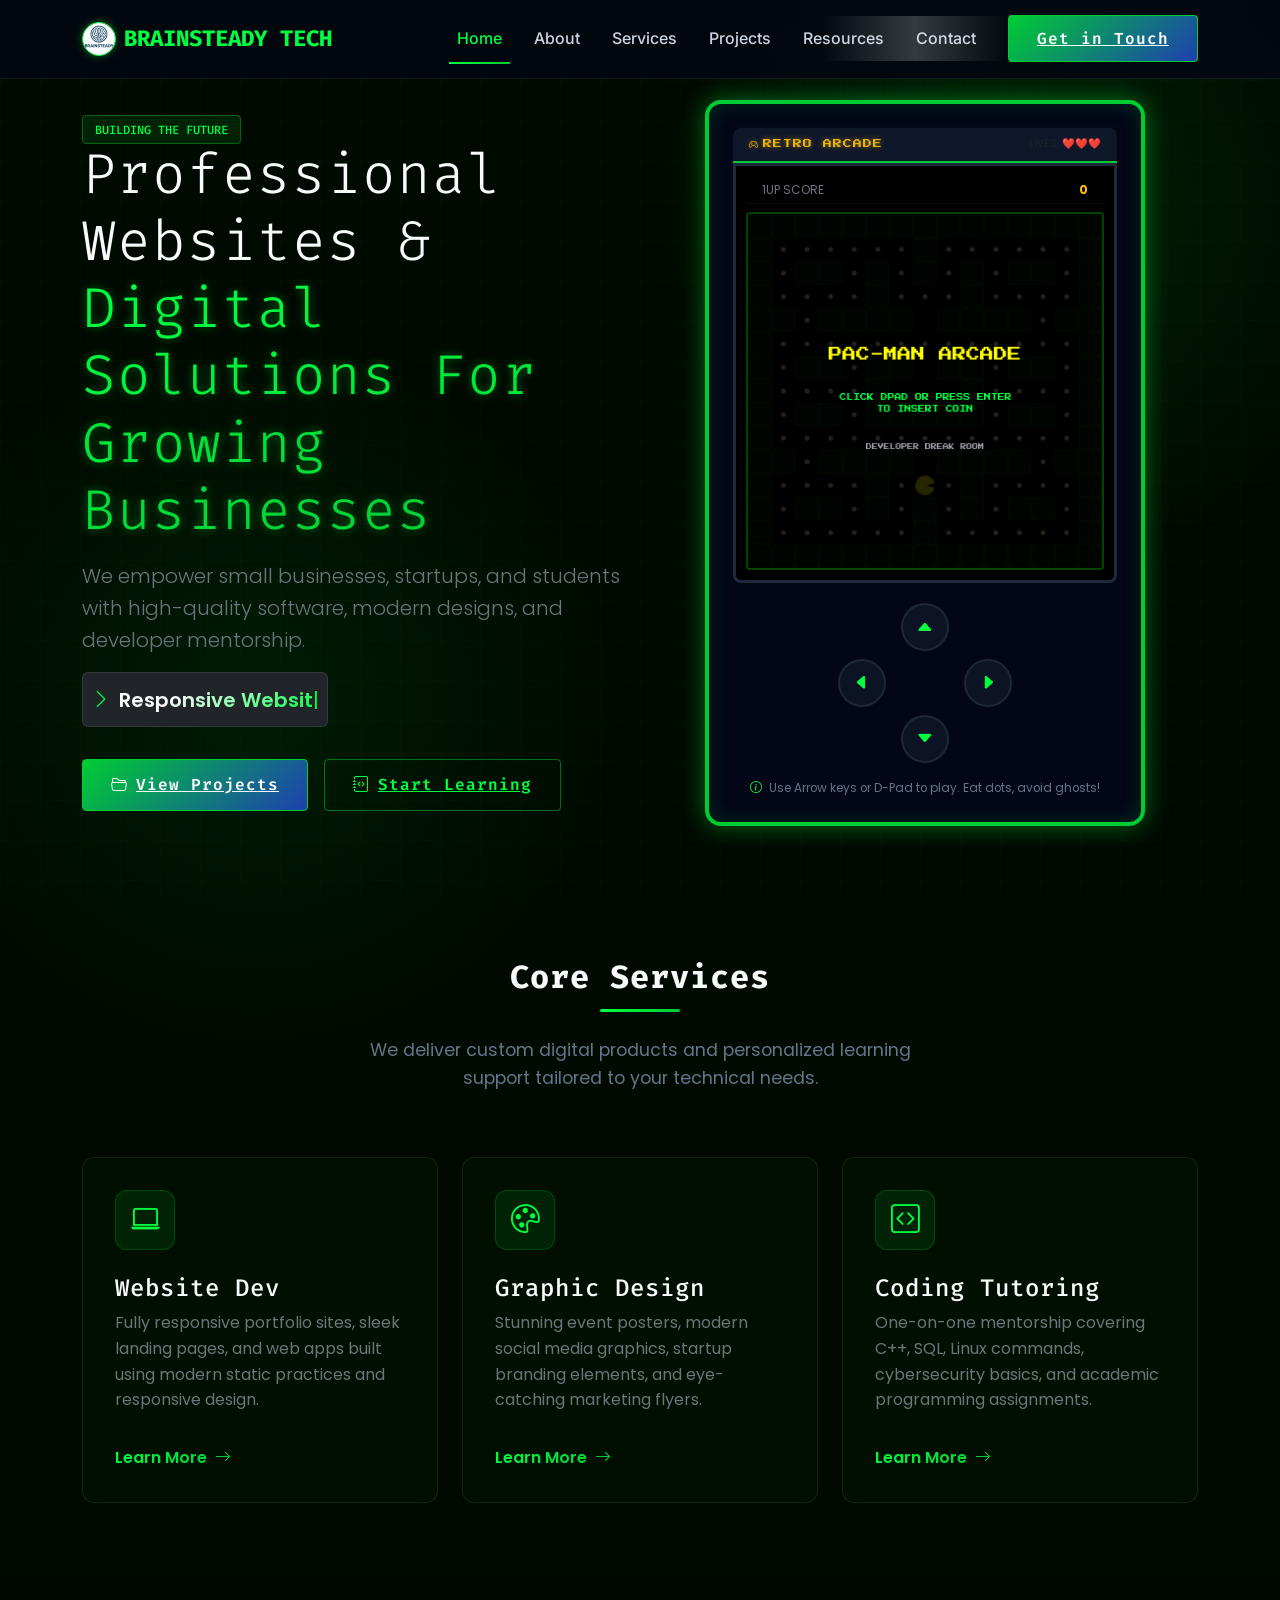
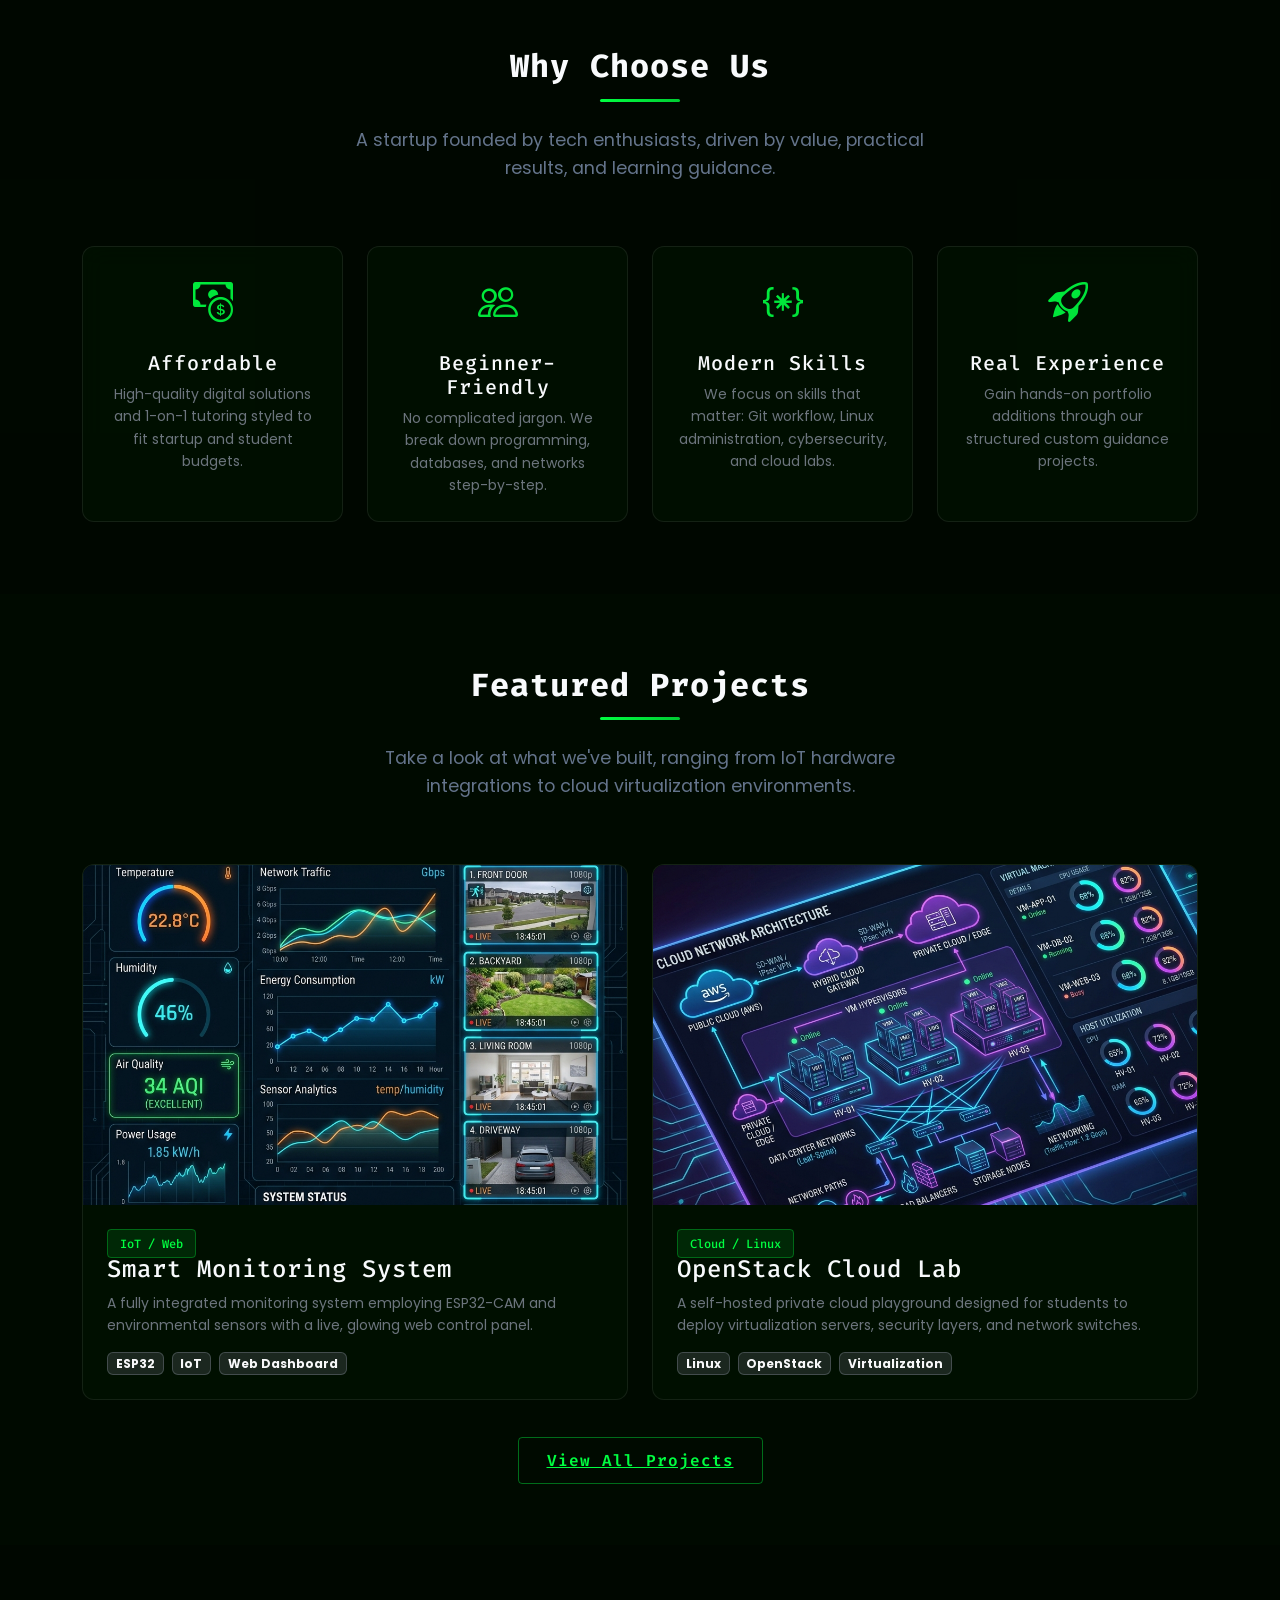
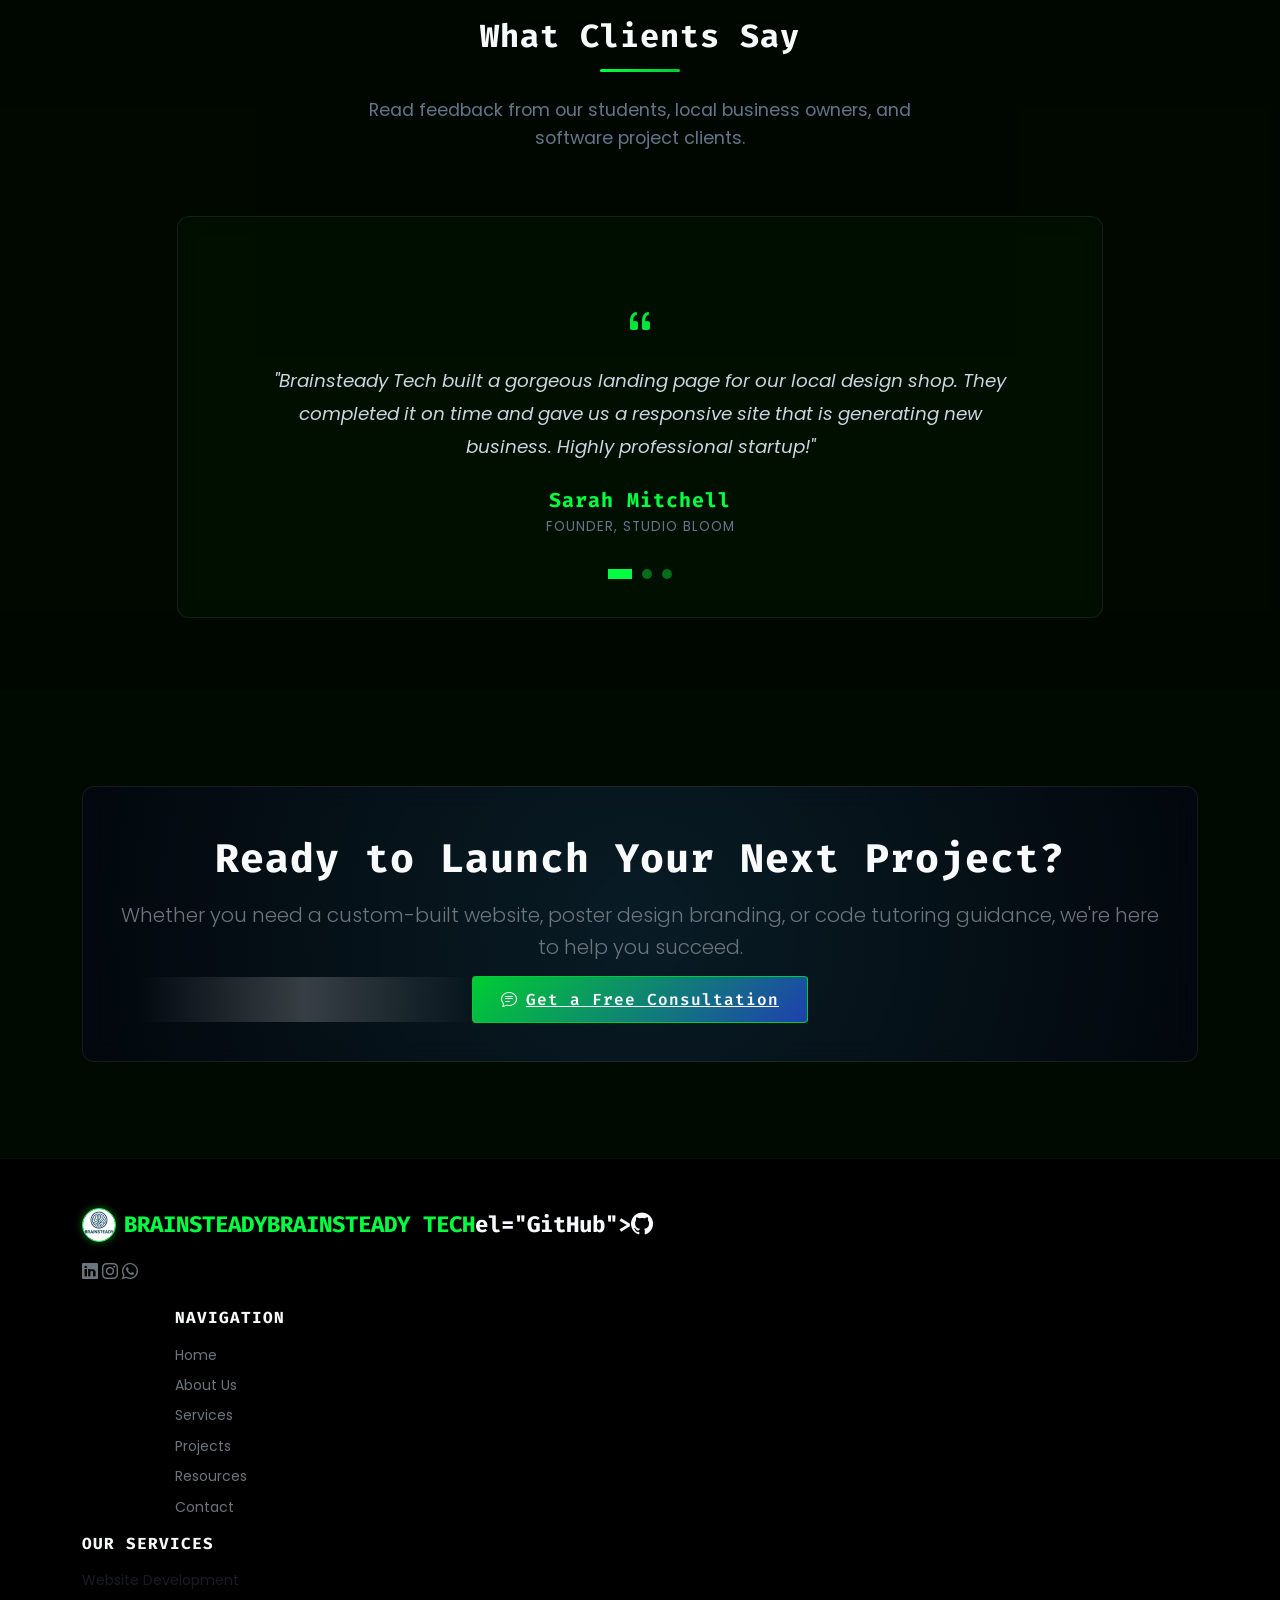
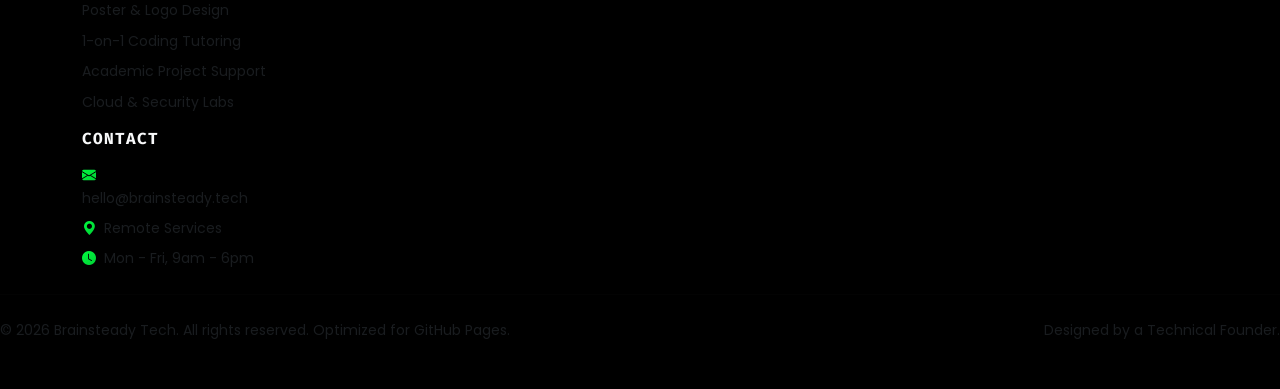
<file: index.html>
<!DOCTYPE html>
<html lang="en">

<head>
  <meta charset="UTF-8">
  <meta name="viewport" content="width=device-width, initial-scale=1.0">
  <title>Brainsteady Tech — Professional Websites & Digital Solutions For Growing Businesses</title>

  <!-- SEO Meta Tags -->
  <meta name="description"
    content="Brainsteady Tech provides premium website development, creative graphic design, coding tutoring, cybersecurity setups, and custom software project assistance.">
  <meta name="keywords"
    content="web development, coding tutor, graphic design, programming assignment help, cybersecurity, Linux, OpenStack, software mentor">
  <meta name="author" content="Brainsteady Tech">

  <!-- Favicon -->
  <link rel="icon" type="image/svg+xml"
    href="data:image/svg+xml,%3Csvg xmlns='http://www.w3.org/2000/svg' viewBox='0 0 24 24' fill='%2300f0ff'%3E%3Cpath d='M12 2L2 22h20L12 2zm0 4l6.5 13H5.5L12 6zm-1 5v4h2v-4h-2zm0 5v2h2v-2h-2z'/%3E%3C/svg%3E">

  <!-- Bootstrap 5 CSS -->
  <link href="https://cdn.jsdelivr.net/npm/bootstrap@5.3.3/dist/css/bootstrap.min.css" rel="stylesheet">

  <!-- Bootstrap Icons -->
  <link rel="stylesheet" href="https://cdn.jsdelivr.net/npm/bootstrap-icons@1.11.3/font/bootstrap-icons.min.css">

  <!-- Custom CSS -->
  <link rel="stylesheet" href="css/style.css">
</head>

<body>

  <!-- Page Loading Animation -->
  <div id="page-loader">
    <div class="cyber-spinner"></div>
  </div>

  <!-- Background Left Glow Spot -->
  <div class="bg-glow-left"></div>

  <!-- Navigation Bar -->
  <nav class="navbar navbar-expand-lg navbar-dark fixed-top">
    <div class="container">
      <a class="navbar-brand d-flex align-items-center" href="index.html">
        <img src="images/logo.jpg" alt="Brainsteady Tech Logo" class="brand-logo me-2">
        <span>BRAINSTEADY TECH</span>
      </a>
      <button class="navbar-toggler" type="button" data-bs-toggle="collapse" data-bs-target="#navbarNav"
        aria-controls="navbarNav" aria-expanded="false" aria-label="Toggle navigation">
        <span class="navbar-toggler-icon"></span>
      </button>
      <div class="collapse navbar-collapse" id="navbarNav">
        <ul class="navbar-nav ms-auto">
          <li class="nav-item">
            <a class="nav-link" href="index.html">Home</a>
          </li>
          <li class="nav-item">
            <a class="nav-link" href="about.html">About</a>
          </li>
          <li class="nav-item">
            <a class="nav-link" href="services.html">Services</a>
          </li>
          <li class="nav-item">
            <a class="nav-link" href="projects.html">Projects</a>
          </li>
          <li class="nav-item">
            <a class="nav-link" href="resources.html">Resources</a>
          </li>
          <li class="nav-item">
            <a class="nav-link" href="contact.html">Contact</a>
          </li>
        </ul>
        <div class="ms-lg-3 mt-3 mt-lg-0">
          <a href="contact.html" class="btn-cyber btn-sm">Get in Touch</a>
        </div>
      </div>
    </div>
  </nav>

  <!-- Hero Section -->
  <header class="hero-section">
    <div class="container">
      <div class="row align-items-center">
        <!-- Hero Text -->
        <div class="col-lg-6 reveal text-center text-lg-start">
          <span class="badge-tech mb-3">BUILDING THE FUTURE</span>
          <h1 class="display-4 fw-black mb-3">
            Professional Websites & <span class="text-gradient-cyan-blue glow-text">Digital Solutions For Growing Businesses</span>
          </h1>
          <div class="hero-subtitle">
            <p class="lead text-secondary">
              We empower small businesses, startups, and students with high-quality software, modern designs, and
              developer mentorship.
            </p>
            <div
              class="d-inline-flex align-items-center text-start p-2 rounded bg-dark border border-secondary border-opacity-25"
              style="min-height: 55px;">
              <i class="bi bi-chevron-right text-accent-cyan me-2 fw-bold"></i>
              <span id="typed-text" class="text-gradient font-sans fw-semibold"></span>
              <span class="typed-cursor">|</span>
            </div>
          </div>
          <div class="d-flex flex-column flex-sm-row justify-content-center justify-content-lg-start gap-3 mt-4">
            <a href="projects.html" class="btn-cyber"><i class="bi bi-folder2-open me-2"></i>View Projects</a>
            <a href="resources.html" class="btn-cyber-outline"><i class="bi bi-journal-code me-2"></i>Start Learning</a>
          </div>
        </div>
        <!-- Hero Arcade Cabinet (Pacman Game) -->
        <div class="col-lg-6 reveal mt-5 mt-lg-0 text-center">
          <div class="arcade-container mx-auto" style="max-width: 440px;">
            <div class="arcade-header">
              <span class="retro-arcade-badge"><i class="bi bi-controller me-1"></i>RETRO ARCADE</span>
              <span class="small text-muted font-sans text-uppercase" style="font-size: 0.65rem;">LIVES: <span
                  id="arcade-lives" class="text-danger fw-bold">❤️❤️❤️</span></span>
            </div>
            <div class="arcade-screen">
              <div class="d-flex justify-content-between w-100 px-3 py-1 font-sans text-uppercase text-secondary"
                style="font-size: 0.75rem; border-bottom: 1px solid rgba(255,255,255,0.05); margin-bottom: 8px;">
                <span>1UP SCORE</span>
                <span id="arcade-score" class="text-warning fw-bold">00</span>
              </div>
              <canvas id="pacman-canvas" width="360" height="360"></canvas>
            </div>

            <!-- D-Pad for Mobile controls -->
            <div class="arcade-controls">
              <button class="dpad-btn" id="dpad-up" aria-label="Up"><i class="bi bi-caret-up-fill"></i></button>
              <div class="arcade-row">
                <button class="dpad-btn" id="dpad-left" aria-label="Left"><i class="bi bi-caret-left-fill"></i></button>
                <div style="width: 48px; height: 48px;"></div>
                <button class="dpad-btn" id="dpad-right" aria-label="Right"><i
                    class="bi bi-caret-right-fill"></i></button>
              </div>
              <button class="dpad-btn" id="dpad-down" aria-label="Down"><i class="bi bi-caret-down-fill"></i></button>
            </div>

            <div class="game-instructions mt-3 font-sans">
              <p class="mb-0 small"><i class="bi bi-info-circle me-1 text-accent-cyan"></i> Use Arrow keys or D-Pad to
                play. Eat dots, avoid ghosts!</p>
            </div>
          </div>
        </div>
      </div>
    </div>
  </header>

  <!-- Services Preview Section -->
  <section class="py-5" id="services-preview">
    <div class="container py-4">
      <div class="section-header text-center reveal">
        <h2 class="section-title">Core Services</h2>
        <p class="section-subtitle">We deliver custom digital products and personalized learning support tailored to
          your technical needs.</p>
      </div>
      <div class="row g-4">
        <!-- Website Development -->
        <div class="col-md-4 reveal">
          <div class="glass-card">
            <div class="glass-card-header-icon">
              <i class="bi bi-laptop"></i>
            </div>
            <h4>Website Dev</h4>
            <p class="text-secondary">Fully responsive portfolio sites, sleek landing pages, and web apps built using
              modern static practices and responsive design.</p>
            <a href="services.html#web-dev"
              class="text-gradient-cyan-blue fw-semibold text-decoration-none d-inline-flex align-items-center mt-3">
              Learn More <i class="bi bi-arrow-right ms-2"></i>
            </a>
          </div>
        </div>
        <!-- Graphic Design -->
        <div class="col-md-4 reveal">
          <div class="glass-card">
            <div class="glass-card-header-icon">
              <i class="bi bi-palette"></i>
            </div>
            <h4>Graphic Design</h4>
            <p class="text-secondary">Stunning event posters, modern social media graphics, startup branding elements,
              and eye-catching marketing flyers.</p>
            <a href="services.html#graphic-design"
              class="text-gradient-cyan-blue fw-semibold text-decoration-none d-inline-flex align-items-center mt-3">
              Learn More <i class="bi bi-arrow-right ms-2"></i>
            </a>
          </div>
        </div>
        <!-- Coding Tutoring -->
        <div class="col-md-4 reveal">
          <div class="glass-card">
            <div class="glass-card-header-icon">
              <i class="bi bi-code-square"></i>
            </div>
            <h4>Coding Tutoring</h4>
            <p class="text-secondary">One-on-one mentorship covering C++, SQL, Linux commands, cybersecurity basics, and
              academic programming assignments.</p>
            <a href="services.html#coding-tutoring"
              class="text-gradient-cyan-blue fw-semibold text-decoration-none d-inline-flex align-items-center mt-3">
              Learn More <i class="bi bi-arrow-right ms-2"></i>
            </a>
          </div>
        </div>
      </div>
    </div>
  </section>

  <!-- Why Choose Us Section -->
  <section class="py-5 bg-opacity-25 bg-black">
    <div class="container py-4">
      <div class="section-header text-center reveal">
        <h2 class="section-title">Why Choose Us</h2>
        <p class="section-subtitle">A startup founded by tech enthusiasts, driven by value, practical results, and
          learning guidance.</p>
      </div>
      <div class="row g-4">
        <!-- Affordable Services -->
        <div class="col-sm-6 col-lg-3 reveal">
          <div class="glass-card p-4 text-center">
            <div class="mx-auto mb-3 text-gradient-cyan-blue" style="font-size: 2.5rem;">
              <i class="bi bi-cash-coin"></i>
            </div>
            <h5>Affordable</h5>
            <p class="small text-secondary mb-0">High-quality digital solutions and 1-on-1 tutoring styled to fit
              startup and student budgets.</p>
          </div>
        </div>
        <!-- Beginner-Friendly -->
        <div class="col-sm-6 col-lg-3 reveal">
          <div class="glass-card p-4 text-center">
            <div class="mx-auto mb-3 text-gradient-cyan-blue" style="font-size: 2.5rem;">
              <i class="bi bi-people"></i>
            </div>
            <h5>Beginner-Friendly</h5>
            <p class="small text-secondary mb-0">No complicated jargon. We break down programming, databases, and
              networks step-by-step.</p>
          </div>
        </div>
        <!-- Modern Tech Skills -->
        <div class="col-sm-6 col-lg-3 reveal">
          <div class="glass-card p-4 text-center">
            <div class="mx-auto mb-3 text-gradient-cyan-blue" style="font-size: 2.5rem;">
              <i class="bi bi-braces-asterisk"></i>
            </div>
            <h5>Modern Skills</h5>
            <p class="small text-secondary mb-0">We focus on skills that matter: Git workflow, Linux administration,
              cybersecurity, and cloud labs.</p>
          </div>
        </div>
        <!-- Real Experience -->
        <div class="col-sm-6 col-lg-3 reveal">
          <div class="glass-card p-4 text-center">
            <div class="mx-auto mb-3 text-gradient-cyan-blue" style="font-size: 2.5rem;">
              <i class="bi bi-rocket-takeoff"></i>
            </div>
            <h5>Real Experience</h5>
            <p class="small text-secondary mb-0">Gain hands-on portfolio additions through our structured custom
              guidance projects.</p>
          </div>
        </div>
      </div>
    </div>
  </section>

  <!-- Featured Projects Preview -->
  <section class="py-5" id="projects-preview">
    <div class="container py-4">
      <div class="section-header text-center reveal">
        <h2 class="section-title">Featured Projects</h2>
        <p class="section-subtitle">Take a look at what we've built, ranging from IoT hardware integrations to cloud
          virtualization environments.</p>
      </div>
      <div class="row g-4">
        <!-- Project 1 -->
        <div class="col-md-6 reveal">
          <div class="project-card">
            <div class="project-img-container">
              <img src="images/project1.jpg" alt="Smart Monitoring System" class="project-img">
              <div class="project-overlay">
                <a href="projects.html" class="btn-cyber btn-sm">Learn Details</a>
              </div>
            </div>
            <div class="project-body">
              <span class="badge-tech mb-2">IoT / Web</span>
              <h4>Smart Monitoring System</h4>
              <p class="small text-secondary">A fully integrated monitoring system employing ESP32-CAM and environmental
                sensors with a live, glowing web control panel.</p>
              <div class="d-flex gap-2 mt-3">
                <span
                  class="badge bg-secondary bg-opacity-25 text-light border border-secondary border-opacity-50">ESP32</span>
                <span
                  class="badge bg-secondary bg-opacity-25 text-light border border-secondary border-opacity-50">IoT</span>
                <span class="badge bg-secondary bg-opacity-25 text-light border border-secondary border-opacity-50">Web
                  Dashboard</span>
              </div>
            </div>
          </div>
        </div>
        <!-- Project 2 -->
        <div class="col-md-6 reveal">
          <div class="project-card">
            <div class="project-img-container">
              <img src="images/project2.jpg" alt="OpenStack Cloud Lab" class="project-img">
              <div class="project-overlay">
                <a href="projects.html" class="btn-cyber btn-sm">Learn Details</a>
              </div>
            </div>
            <div class="project-body">
              <span class="badge-tech mb-2">Cloud / Linux</span>
              <h4>OpenStack Cloud Lab</h4>
              <p class="small text-secondary">A self-hosted private cloud playground designed for students to deploy
                virtualization servers, security layers, and network switches.</p>
              <div class="d-flex gap-2 mt-3">
                <span
                  class="badge bg-secondary bg-opacity-25 text-light border border-secondary border-opacity-50">Linux</span>
                <span
                  class="badge bg-secondary bg-opacity-25 text-light border border-secondary border-opacity-50">OpenStack</span>
                <span
                  class="badge bg-secondary bg-opacity-25 text-light border border-secondary border-opacity-50">Virtualization</span>
              </div>
            </div>
          </div>
        </div>
      </div>
      <div class="text-center mt-5 reveal">
        <a href="projects.html" class="btn-cyber-outline">View All Projects</a>
      </div>
    </div>
  </section>

  <!-- Testimonials Section -->
  <section class="py-5 bg-opacity-25 bg-black">
    <div class="container py-4">
      <div class="section-header text-center reveal">
        <h2 class="section-title">What Clients Say</h2>
        <p class="section-subtitle">Read feedback from our students, local business owners, and software project
          clients.</p>
      </div>
      <div class="row justify-content-center">
        <div class="col-lg-10 reveal">
          <div class="glass-card">
            <div id="testimonialCarousel" class="carousel slide" data-bs-ride="carousel">
              <div class="carousel-indicators" style="bottom: -20px;">
                <button type="button" data-bs-target="#testimonialCarousel" data-bs-slide-to="0" class="active"
                  aria-current="true" aria-label="Slide 1"></button>
                <button type="button" data-bs-target="#testimonialCarousel" data-bs-slide-to="1"
                  aria-label="Slide 2"></button>
                <button type="button" data-bs-target="#testimonialCarousel" data-bs-slide-to="2"
                  aria-label="Slide 3"></button>
              </div>
              <div class="carousel-inner">
                <!-- Testimonial 1 -->
                <div class="carousel-item active">
                  <div class="testimonial-card">
                    <div class="text-gradient-cyan-blue mb-3" style="font-size: 2rem;">
                      <i class="bi bi-quote"></i>
                    </div>
                    <p class="testimonial-text">
                      "Brainsteady Tech built a gorgeous landing page for our local design shop. They completed it on
                      time and gave us a responsive site that is generating new business. Highly professional startup!"
                    </p>
                    <h5 class="testimonial-client">Sarah Mitchell</h5>
                    <div class="testimonial-role">Founder, Studio Bloom</div>
                  </div>
                </div>
                <!-- Testimonial 2 -->
                <div class="carousel-item">
                  <div class="testimonial-card">
                    <div class="text-gradient-cyan-blue mb-3" style="font-size: 2rem;">
                      <i class="bi bi-quote"></i>
                    </div>
                    <p class="testimonial-text">
                      "The programming tutoring here is amazing. I was struggling with C++ pointers and memory
                      management in my sophomore university courses. Brainsteady Tech explained it visually and helped
                      me ace my midterm projects!"
                    </p>
                    <h5 class="testimonial-client">Daniel Vance</h5>
                    <div class="testimonial-role">Computer Science Student</div>
                  </div>
                </div>
                <!-- Testimonial 3 -->
                <div class="carousel-item">
                  <div class="testimonial-card">
                    <div class="text-gradient-cyan-blue mb-3" style="font-size: 2rem;">
                      <i class="bi bi-quote"></i>
                    </div>
                    <p class="testimonial-text">
                      "I needed a custom IoT monitoring dashboard prototype. They used an ESP32-CAM setup and gave me
                      clean, readable HTML/JS codes that connect easily to my firmware. Will definitely hire again."
                    </p>
                    <h5 class="testimonial-client">Markus Chen</h5>
                    <div class="testimonial-role">Hardware Developer, IoT Labs</div>
                  </div>
                </div>
              </div>
            </div>
          </div>
        </div>
      </div>
    </div>
  </section>

  <!-- Call-to-Action Banner -->
  <section class="py-5 text-center reveal">
    <div class="container py-5">
      <div class="glass-card py-5 border-glow border-opacity-75"
        style="background: radial-gradient(circle at center, rgba(59, 130, 246, 0.15) 0%, rgba(3, 7, 18, 0.7) 100%);">
        <h2 class="display-6 fw-bold mb-3">Ready to Launch Your Next Project?</h2>
        <p class="lead text-secondary max-width-600 mx-auto mb-4">
          Whether you need a custom-built website, poster design branding, or code tutoring guidance, we're here to help
          you succeed.
        </p>
        <a href="contact.html" class="btn-cyber"><i class="bi bi-chat-text me-2"></i>Get a Free Consultation</a>
      </div>
    </div>
  </section>

  <!-- Footer -->
  <footer class="py-5 bg-black border-top border-secondary border-opacity-10">
    <div class="container">
      <div class="row g-4 mb-4">
        <!-- Logo & Bio -->
        <div class="col-lg-4">
          <a class="navbar-brand d-flex align-items-center mb-3" href="index.html">
            <img src="images/logo.jpg" alt="Brainsteady Tech Logo" class="brand-logo me-2">
            <span>BRAINSTEADY</span>
            <span>BRAINSTEADY TECH</span>
            el="GitHub"><i class="bi bi-github"></i></a>
          <a href="https://linkedin.com" target="_blank" class="text-secondary hover-cyan" aria-label="LinkedIn"><i
              class="bi bi-linkedin"></i></a>
          <a href="https://instagram.com" target="_blank" class="text-secondary hover-cyan" aria-label="Instagram"><i
              class="bi bi-instagram"></i></a>
          <a href="https://wa.me" target="_blank" class="text-secondary hover-cyan" aria-label="WhatsApp"><i
              class="bi bi-whatsapp"></i></a>
        </div>
      </div>
      <!-- Quick Navigation -->
      <div class="col-md-4 col-lg-3 offset-lg-1">
        <h6 class="text-uppercase fw-bold text-light mb-3">Navigation</h6>
        <ul class="list-unstyled d-flex flex-column gap-2 small">
          <li><a href="index.html" class="text-secondary text-decoration-none hover-cyan">Home</a></li>
          <li><a href="about.html" class="text-secondary text-decoration-none hover-cyan">About Us</a></li>
          <li><a href="services.html" class="text-secondary text-decoration-none hover-cyan">Services</a></li>
          <li><a href="projects.html" class="text-secondary text-decoration-none hover-cyan">Projects</a></li>
          <li><a href="resources.html" class="text-secondary text-decoration-none hover-cyan">Resources</a></li>
          <li><a href="contact.html" class="text-secondary text-decoration-none hover-cyan">Contact</a></li>
        </ul>
      </div>
      <!-- Services list -->
      <div class="col-md-4 col-lg-2">
        <h6 class="text-uppercase fw-bold text-light mb-3">Our Services</h6>
        <ul class="list-unstyled d-flex flex-column gap-2 small text-muted">
          <li>Website Development</li>
          <li>Poster & Logo Design</li>
          <li>1-on-1 Coding Tutoring</li>
          <li>Academic Project Support</li>
          <li>Cloud & Security Labs</li>
        </ul>
      </div>
      <!-- Contact placeholder -->
      <div class="col-md-4 col-lg-2">
        <h6 class="text-uppercase fw-bold text-light mb-3">Contact</h6>
        <ul class="list-unstyled d-flex flex-column gap-2 small">
          <li class="text-muted"><i class="bi bi-envelope-fill me-2 text-gradient-cyan-blue"></i>hello@brainsteady.tech
          </li>
          <li class="text-muted"><i class="bi bi-geo-alt-fill me-2 text-gradient-cyan-blue"></i>Remote Services</li>
          <li class="text-muted"><i class="bi bi-clock-fill me-2 text-gradient-cyan-blue"></i>Mon - Fri, 9am - 6pm</li>
        </ul>
      </div>
    </div>
    <hr class="border-secondary border-opacity-10 my-4">
    <div class="row align-items-center">
      <div class="col-md-6 text-center text-md-start small text-muted">
        &copy; 2026 Brainsteady Tech. All rights reserved. Optimized for GitHub Pages.
      </div>
      <div class="col-md-6 text-center text-md-end small text-muted mt-2 mt-md-0">
        Designed by a Technical Founder.
      </div>
    </div>
    </div>
  </footer>

  <!-- Scroll to Top Button -->
  <button type="button" class="btn btn-primary" id="btn-back-to-top" aria-label="Scroll back to top">
    <i class="bi bi-chevron-up"></i>
  </button>

  <!-- Bootstrap 5 Bundle JS -->
  <script src="https://cdn.jsdelivr.net/npm/bootstrap@5.3.3/dist/js/bootstrap.bundle.min.js"></script>

  <!-- Custom JS -->
  <script src="js/script.js"></script>
</body>

</html>
</file>
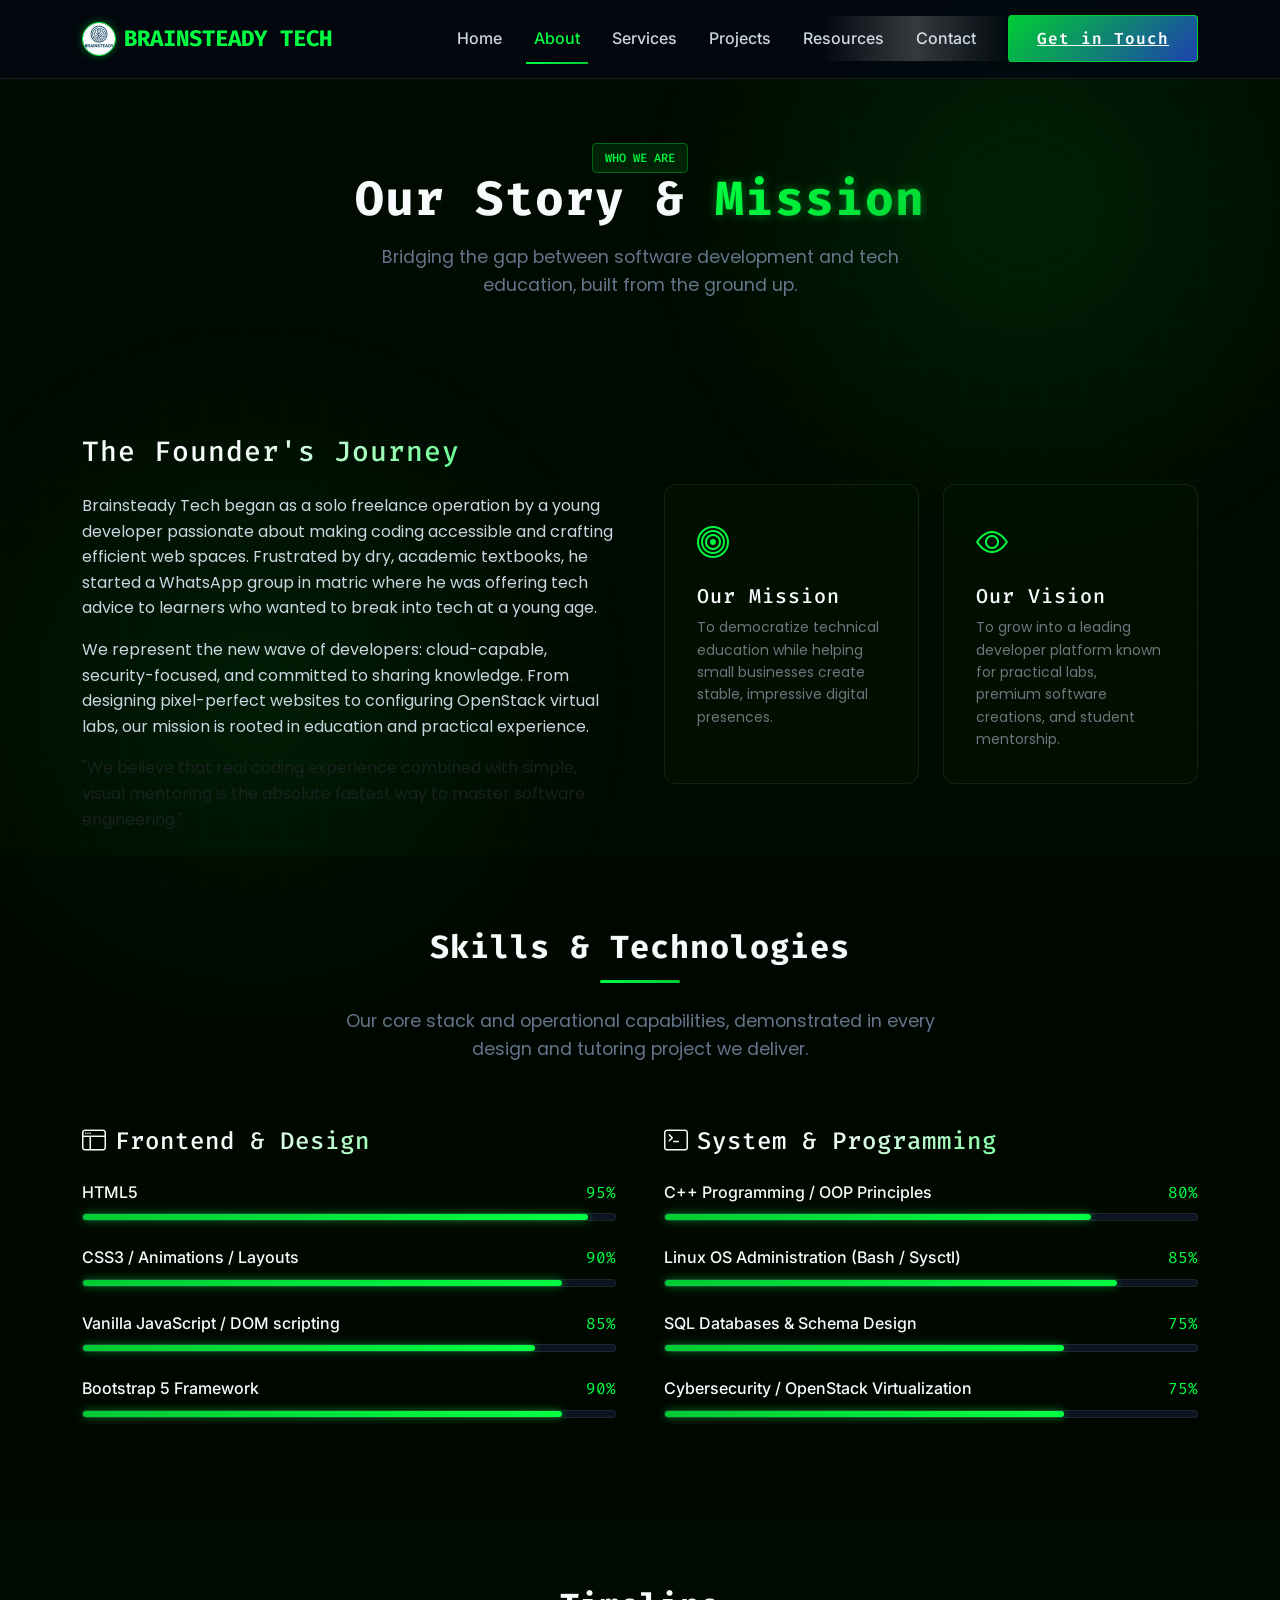
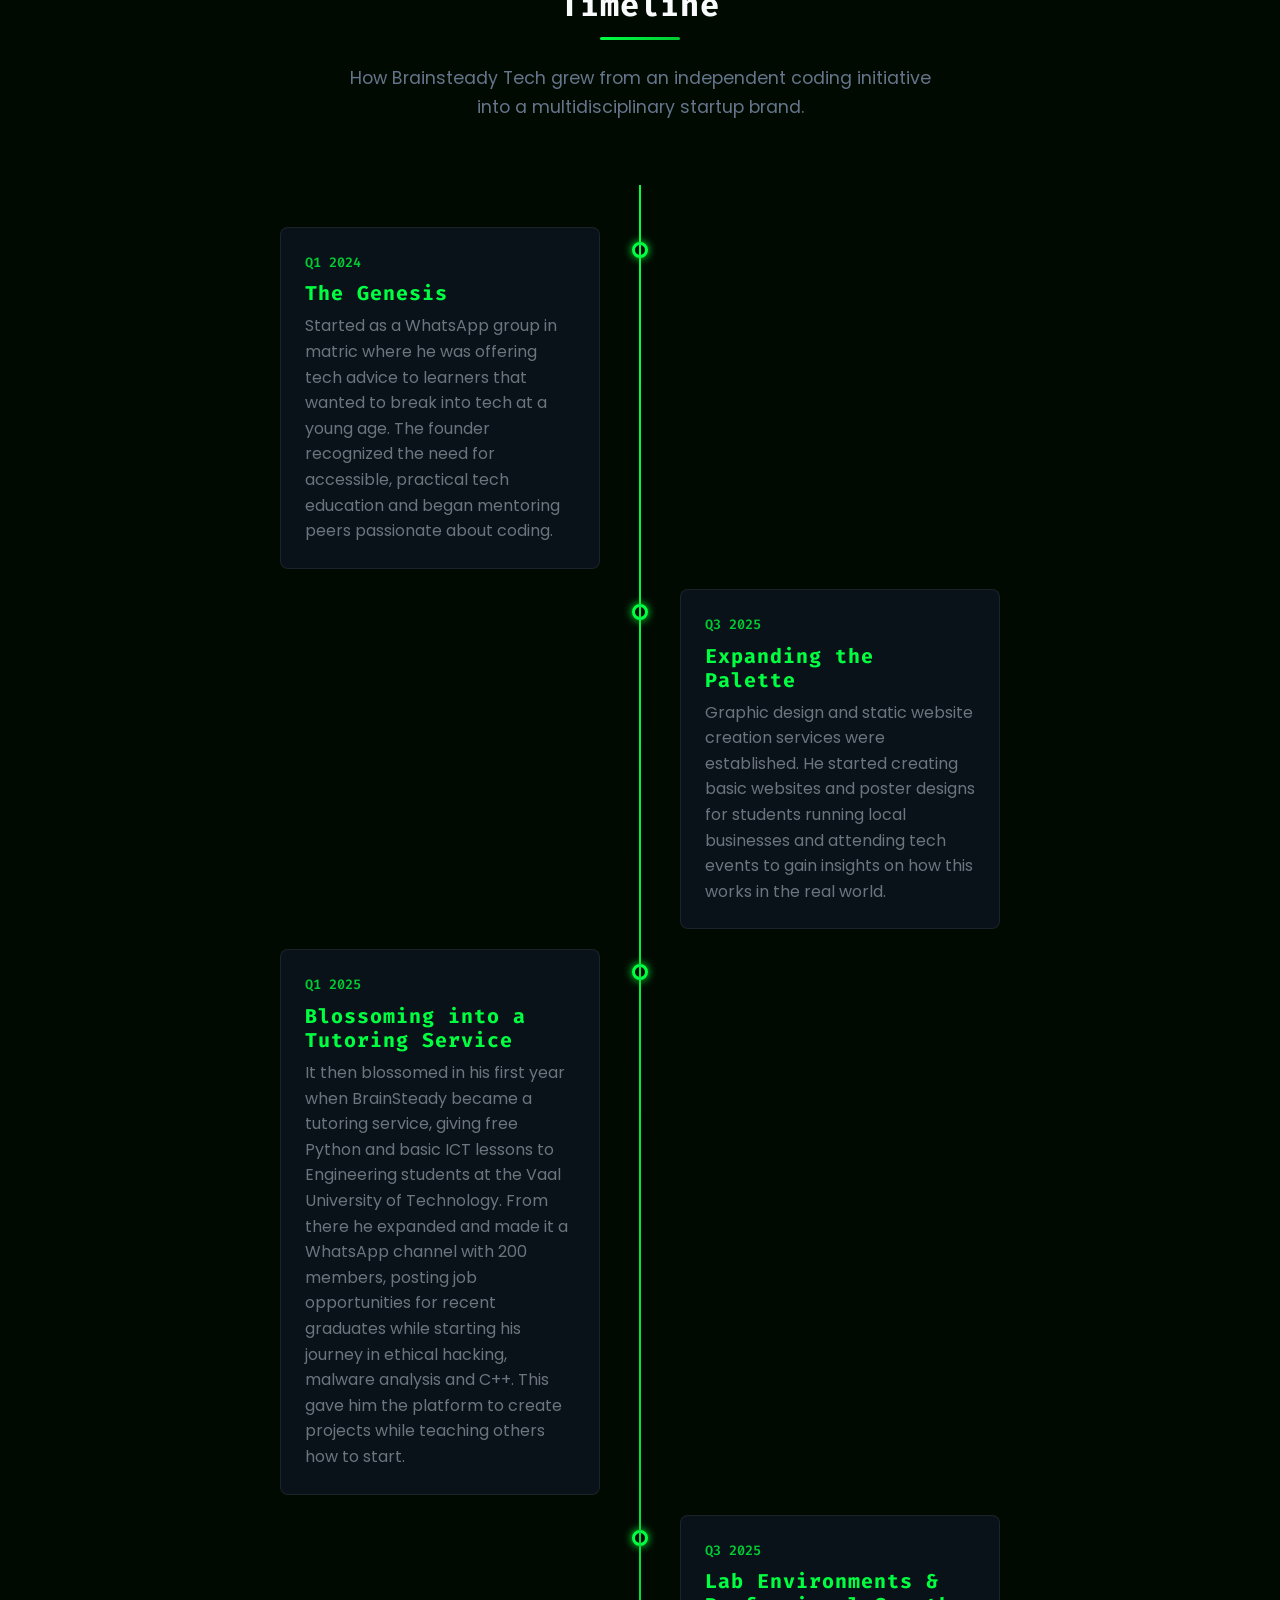
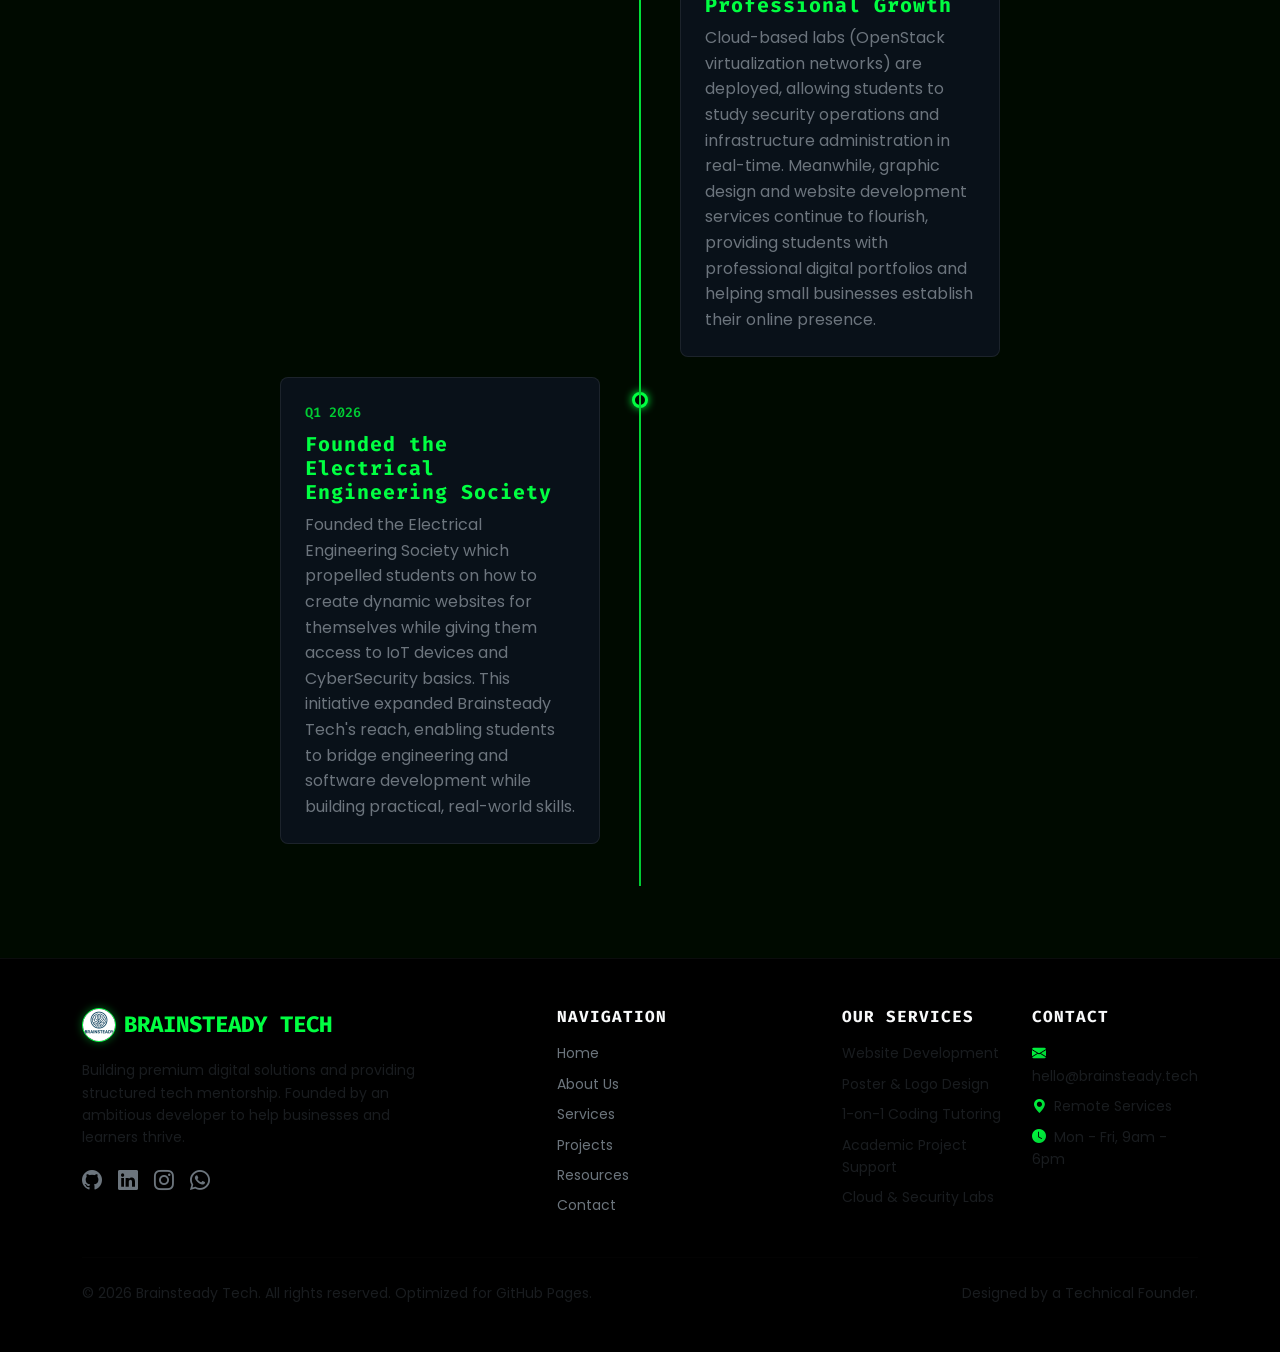
<file: about.html>
<!DOCTYPE html>
<html lang="en">
<head>
  <meta charset="UTF-8">
  <meta name="viewport" content="width=device-width, initial-scale=1.0">
  <title>About Brainsteady Tech — Story, Mission & Skills</title>
  
  <!-- SEO Meta Tags -->
  <meta name="description" content="Learn about Brainsteady Tech, our mission to make tech accessible, the founder's journey, and our skillset in Web Dev, C++, Linux, OpenStack, and Cybersecurity.">
  <meta name="keywords" content="cybersecurity, OpenStack, C++, Linux administrator, programming education, web developer, startup journey">
  <meta name="author" content="Brainsteady Tech">
  
  <!-- Favicon -->
  <link rel="icon" type="image/svg+xml" href="data:image/svg+xml,%3Csvg xmlns='http://www.w3.org/2000/svg' viewBox='0 0 24 24' fill='%2300f0ff'%3E%3Cpath d='M12 2L2 22h20L12 2zm0 4l6.5 13H5.5L12 6z'/%3E%3C/svg%3E">

  <!-- Bootstrap 5 CSS -->
  <link href="https://cdn.jsdelivr.net/npm/bootstrap@5.3.3/dist/css/bootstrap.min.css" rel="stylesheet">
  
  <!-- Bootstrap Icons -->
  <link rel="stylesheet" href="https://cdn.jsdelivr.net/npm/bootstrap-icons@1.11.3/font/bootstrap-icons.min.css">
  
  <!-- Custom CSS -->
  <link rel="stylesheet" href="css/style.css">
</head>
<body>

  <!-- Page Loading Animation -->
  <div id="page-loader">
    <div class="cyber-spinner"></div>
  </div>

  <!-- Background Left Glow Spot -->
  <div class="bg-glow-left"></div>

  <!-- Navigation Bar -->
  <nav class="navbar navbar-expand-lg navbar-dark fixed-top">
    <div class="container">
      <a class="navbar-brand d-flex align-items-center" href="index.html">
        <img src="images/logo.jpg" alt="Brainsteady Tech Logo" class="brand-logo me-2">
        <span>BRAINSTEADY TECH</span>
      </a>
      <button class="navbar-toggler" type="button" data-bs-toggle="collapse" data-bs-target="#navbarNav" aria-controls="navbarNav" aria-expanded="false" aria-label="Toggle navigation">
        <span class="navbar-toggler-icon"></span>
      </button>
      <div class="collapse navbar-collapse" id="navbarNav">
        <ul class="navbar-nav ms-auto">
          <li class="nav-item">
            <a class="nav-link" href="index.html">Home</a>
          </li>
          <li class="nav-item">
            <a class="nav-link" href="about.html">About</a>
          </li>
          <li class="nav-item">
            <a class="nav-link" href="services.html">Services</a>
          </li>
          <li class="nav-item">
            <a class="nav-link" href="projects.html">Projects</a>
          </li>
          <li class="nav-item">
            <a class="nav-link" href="resources.html">Resources</a>
          </li>
          <li class="nav-item">
            <a class="nav-link" href="contact.html">Contact</a>
          </li>
        </ul>
        <div class="ms-lg-3 mt-3 mt-lg-0">
          <a href="contact.html" class="btn-cyber btn-sm">Get in Touch</a>
        </div>
      </div>
    </div>
  </nav>

  <!-- About Banner / Header -->
  <section class="py-5 mt-5">
    <div class="container pt-5">
      <div class="section-header text-center reveal">
        <span class="badge-tech mb-3">WHO WE ARE</span>
        <h1 class="display-5 fw-bold">Our Story & <span class="text-gradient-cyan-blue glow-text">Mission</span></h1>
        <p class="section-subtitle">Bridging the gap between software development and tech education, built from the ground up.</p>
      </div>
    </div>
  </section>

  <!-- Founder Story Section -->
  <section class="py-4">
    <div class="container">
      <div class="row align-items-center g-5">
        <div class="col-lg-6 reveal">
          <h3 class="mb-4 text-gradient">The Founder's Journey</h3>
          <p>
            Brainsteady Tech began as a solo freelance operation by a young developer passionate about making coding accessible and crafting efficient web spaces. Frustrated by dry, academic textbooks, he started a WhatsApp group in matric where he was offering tech advice to learners who wanted to break into tech at a young age.
          </p>
          <p>
            We represent the new wave of developers: cloud-capable, security-focused, and committed to sharing knowledge. From designing pixel-perfect websites to configuring OpenStack virtual labs, our mission is rooted in education and practical experience.
          </p>
          <p class="mb-0 text-muted">
            "We believe that real coding experience combined with simple, visual mentoring is the absolute fastest way to master software engineering."
          </p>
        </div>
        <div class="col-lg-6 reveal">
          <div class="row g-4">
            <!-- Mission Card -->
            <div class="col-sm-6">
              <div class="glass-card">
                <div class="text-gradient-cyan-blue mb-3 fs-2">
                  <i class="bi bi-bullseye"></i>
                </div>
                <h5>Our Mission</h5>
                <p class="small text-secondary mb-0">
                  To democratize technical education while helping small businesses create stable, impressive digital presences.
                </p>
              </div>
            </div>
            <!-- Vision Card -->
            <div class="col-sm-6">
              <div class="glass-card">
                <div class="text-gradient-cyan-blue mb-3 fs-2">
                  <i class="bi bi-eye"></i>
                </div>
                <h5>Our Vision</h5>
                <p class="small text-secondary mb-0">
                  To grow into a leading developer platform known for practical labs, premium software creations, and student mentorship.
                </p>
              </div>
            </div>
          </div>
        </div>
      </div>
    </div>
  </section>

  <!-- Skills & Tech Section -->
  <section class="py-5 bg-opacity-25 bg-black skills-section-wrapper">
    <div class="container py-4">
      <div class="section-header text-center reveal">
        <h2 class="section-title">Skills & Technologies</h2>
        <p class="section-subtitle">Our core stack and operational capabilities, demonstrated in every design and tutoring project we deliver.</p>
      </div>
      <div class="row g-5">
        <!-- Frontend Skills -->
        <div class="col-md-6 reveal">
          <h4 class="mb-4 text-gradient"><i class="bi bi-window-sidebar me-2"></i>Frontend & Design</h4>
          
          <div class="skill-item">
            <div class="skill-header">
              <span class="skill-name">HTML5</span>
              <span class="skill-percentage">95%</span>
            </div>
            <div class="progress">
              <div class="progress-bar-custom" data-value="95"></div>
            </div>
          </div>
          
          <div class="skill-item">
            <div class="skill-header">
              <span class="skill-name">CSS3 / Animations / Layouts</span>
              <span class="skill-percentage">90%</span>
            </div>
            <div class="progress">
              <div class="progress-bar-custom" data-value="90"></div>
            </div>
          </div>
          
          <div class="skill-item">
            <div class="skill-header">
              <span class="skill-name">Vanilla JavaScript / DOM scripting</span>
              <span class="skill-percentage">85%</span>
            </div>
            <div class="progress">
              <div class="progress-bar-custom" data-value="85"></div>
            </div>
          </div>
          
          <div class="skill-item">
            <div class="skill-header">
              <span class="skill-name">Bootstrap 5 Framework</span>
              <span class="skill-percentage">90%</span>
            </div>
            <div class="progress">
              <div class="progress-bar-custom" data-value="90"></div>
            </div>
          </div>
        </div>
        
        <!-- Programming & Cloud Systems -->
        <div class="col-md-6 reveal">
          <h4 class="mb-4 text-gradient"><i class="bi bi-terminal me-2"></i>System & Programming</h4>
          
          <div class="skill-item">
            <div class="skill-header">
              <span class="skill-name">C++ Programming / OOP Principles</span>
              <span class="skill-percentage">80%</span>
            </div>
            <div class="progress">
              <div class="progress-bar-custom" data-value="80"></div>
            </div>
          </div>
          
          <div class="skill-item">
            <div class="skill-header">
              <span class="skill-name">Linux OS Administration (Bash / Sysctl)</span>
              <span class="skill-percentage">85%</span>
            </div>
            <div class="progress">
              <div class="progress-bar-custom" data-value="85"></div>
            </div>
          </div>
          
          <div class="skill-item">
            <div class="skill-header">
              <span class="skill-name">SQL Databases & Schema Design</span>
              <span class="skill-percentage">75%</span>
            </div>
            <div class="progress">
              <div class="progress-bar-custom" data-value="75"></div>
            </div>
          </div>

          <div class="skill-item">
            <div class="skill-header">
              <span class="skill-name">Cybersecurity / OpenStack Virtualization</span>
              <span class="skill-percentage">75%</span>
            </div>
            <div class="progress">
              <div class="progress-bar-custom" data-value="75"></div>
            </div>
          </div>
        </div>
      </div>
    </div>
  </section>

  <!-- Startup Journey Timeline -->
  <section class="py-5">
    <div class="container py-4">
      <div class="section-header text-center reveal">
        <h2 class="section-title">Timeline</h2>
        <p class="section-subtitle">How Brainsteady Tech grew from an independent coding initiative into a multidisciplinary startup brand.</p>
      </div>
      <div class="timeline-container">
        <!-- Milestone 1 -->
        <div class="timeline-item timeline-left reveal">
          <div class="timeline-content">
            <span class="timeline-date">Q1 2024</span>
            <h5>The Genesis</h5>
            <p class="mb-0 text-secondary">Started as a WhatsApp group in matric where he was offering tech advice to learners that wanted to break into tech at a young age. The founder recognized the need for accessible, practical tech education and began mentoring peers passionate about coding.</p>
          </div>
        </div>
        <!-- Milestone 2 -->
        <div class="timeline-item timeline-right reveal">
          <div class="timeline-content">
            <span class="timeline-date">Q3 2025</span>
            <h5>Expanding the Palette</h5>
            <p class="mb-0 text-secondary">Graphic design and static website creation services were established. He started creating basic websites and poster designs for students running local businesses and attending tech events to gain insights on how this works in the real world.</p>
          </div>
        </div>
        <!-- Milestone 3 -->
        <div class="timeline-item timeline-left reveal">
          <div class="timeline-content">
            <span class="timeline-date">Q1 2025</span>
            <h5>Blossoming into a Tutoring Service</h5>
            <p class="mb-0 text-secondary">It then blossomed in his first year when BrainSteady became a tutoring service, giving free Python and basic ICT lessons to Engineering students at the Vaal University of Technology. From there he expanded and made it a WhatsApp channel with 200 members, posting job opportunities for recent graduates while starting his journey in ethical hacking, malware analysis and C++. This gave him the platform to create projects while teaching others how to start.</p>
          </div>
        </div>
        <!-- Milestone 4 -->
        <div class="timeline-item timeline-right reveal">
          <div class="timeline-content">
            <span class="timeline-date">Q3 2025</span>
            <h5>Lab Environments & Professional Growth</h5>
            <p class="mb-0 text-secondary">Cloud-based labs (OpenStack virtualization networks) are deployed, allowing students to study security operations and infrastructure administration in real-time. Meanwhile, graphic design and website development services continue to flourish, providing students with professional digital portfolios and helping small businesses establish their online presence.</p>
          </div>
        </div>
        <!-- Milestone 5 -->
        <div class="timeline-item timeline-left reveal">
          <div class="timeline-content">
            <span class="timeline-date">Q1 2026</span>
            <h5>Founded the Electrical Engineering Society</h5>
            <p class="mb-0 text-secondary">Founded the Electrical Engineering Society which propelled students on how to create dynamic websites for themselves while giving them access to IoT devices and CyberSecurity basics. This initiative expanded Brainsteady Tech's reach, enabling students to bridge engineering and software development while building practical, real-world skills.</p>
          </div>
        </div>
      </div>
    </div>
  </section>

  <!-- Footer -->
  <footer class="py-5 bg-black border-top border-secondary border-opacity-10">
    <div class="container">
      <div class="row g-4 mb-4">
        <!-- Logo & Bio -->
        <div class="col-lg-4">
          <a class="navbar-brand d-flex align-items-center mb-3" href="index.html">
            <img src="images/logo.jpg" alt="Brainsteady Tech Logo" class="brand-logo me-2">
            <span>BRAINSTEADY TECH</span>
          </a>
          <p class="small text-muted">
            Building premium digital solutions and providing structured tech mentorship. Founded by an ambitious developer to help businesses and learners thrive.
          </p>
          <div class="d-flex gap-3 fs-5 mt-3">
            <a href="https://github.com" target="_blank" class="text-secondary hover-cyan" aria-label="GitHub"><i class="bi bi-github"></i></a>
            <a href="https://linkedin.com" target="_blank" class="text-secondary hover-cyan" aria-label="LinkedIn"><i class="bi bi-linkedin"></i></a>
            <a href="https://instagram.com" target="_blank" class="text-secondary hover-cyan" aria-label="Instagram"><i class="bi bi-instagram"></i></a>
            <a href="https://wa.me" target="_blank" class="text-secondary hover-cyan" aria-label="WhatsApp"><i class="bi bi-whatsapp"></i></a>
          </div>
        </div>
        <!-- Quick Navigation -->
        <div class="col-md-4 col-lg-3 offset-lg-1">
          <h6 class="text-uppercase fw-bold text-light mb-3">Navigation</h6>
          <ul class="list-unstyled d-flex flex-column gap-2 small">
            <li><a href="index.html" class="text-secondary text-decoration-none hover-cyan">Home</a></li>
            <li><a href="about.html" class="text-secondary text-decoration-none hover-cyan">About Us</a></li>
            <li><a href="services.html" class="text-secondary text-decoration-none hover-cyan">Services</a></li>
            <li><a href="projects.html" class="text-secondary text-decoration-none hover-cyan">Projects</a></li>
            <li><a href="resources.html" class="text-secondary text-decoration-none hover-cyan">Resources</a></li>
            <li><a href="contact.html" class="text-secondary text-decoration-none hover-cyan">Contact</a></li>
          </ul>
        </div>
        <!-- Services list -->
        <div class="col-md-4 col-lg-2">
          <h6 class="text-uppercase fw-bold text-light mb-3">Our Services</h6>
          <ul class="list-unstyled d-flex flex-column gap-2 small text-muted">
            <li>Website Development</li>
            <li>Poster & Logo Design</li>
            <li>1-on-1 Coding Tutoring</li>
            <li>Academic Project Support</li>
            <li>Cloud & Security Labs</li>
          </ul>
        </div>
        <!-- Contact placeholder -->
        <div class="col-md-4 col-lg-2">
          <h6 class="text-uppercase fw-bold text-light mb-3">Contact</h6>
          <ul class="list-unstyled d-flex flex-column gap-2 small">
            <li class="text-muted"><i class="bi bi-envelope-fill me-2 text-gradient-cyan-blue"></i>hello@brainsteady.tech</li>
            <li class="text-muted"><i class="bi bi-geo-alt-fill me-2 text-gradient-cyan-blue"></i>Remote Services</li>
            <li class="text-muted"><i class="bi bi-clock-fill me-2 text-gradient-cyan-blue"></i>Mon - Fri, 9am - 6pm</li>
          </ul>
        </div>
      </div>
      <hr class="border-secondary border-opacity-10 my-4">
      <div class="row align-items-center">
        <div class="col-md-6 text-center text-md-start small text-muted">
          &copy; 2026 Brainsteady Tech. All rights reserved. Optimized for GitHub Pages.
        </div>
        <div class="col-md-6 text-center text-md-end small text-muted mt-2 mt-md-0">
          Designed by a Technical Founder.
        </div>
      </div>
    </div>
  </footer>

  <!-- Scroll to Top Button -->
  <button type="button" class="btn btn-primary" id="btn-back-to-top" aria-label="Scroll back to top">
    <i class="bi bi-chevron-up"></i>
  </button>

  <!-- Bootstrap 5 Bundle JS -->
  <script src="https://cdn.jsdelivr.net/npm/bootstrap@5.3.3/dist/js/bootstrap.bundle.min.js"></script>
  
  <!-- Custom JS -->
  <script src="js/script.js"></script>
</body>
</html>
</file>
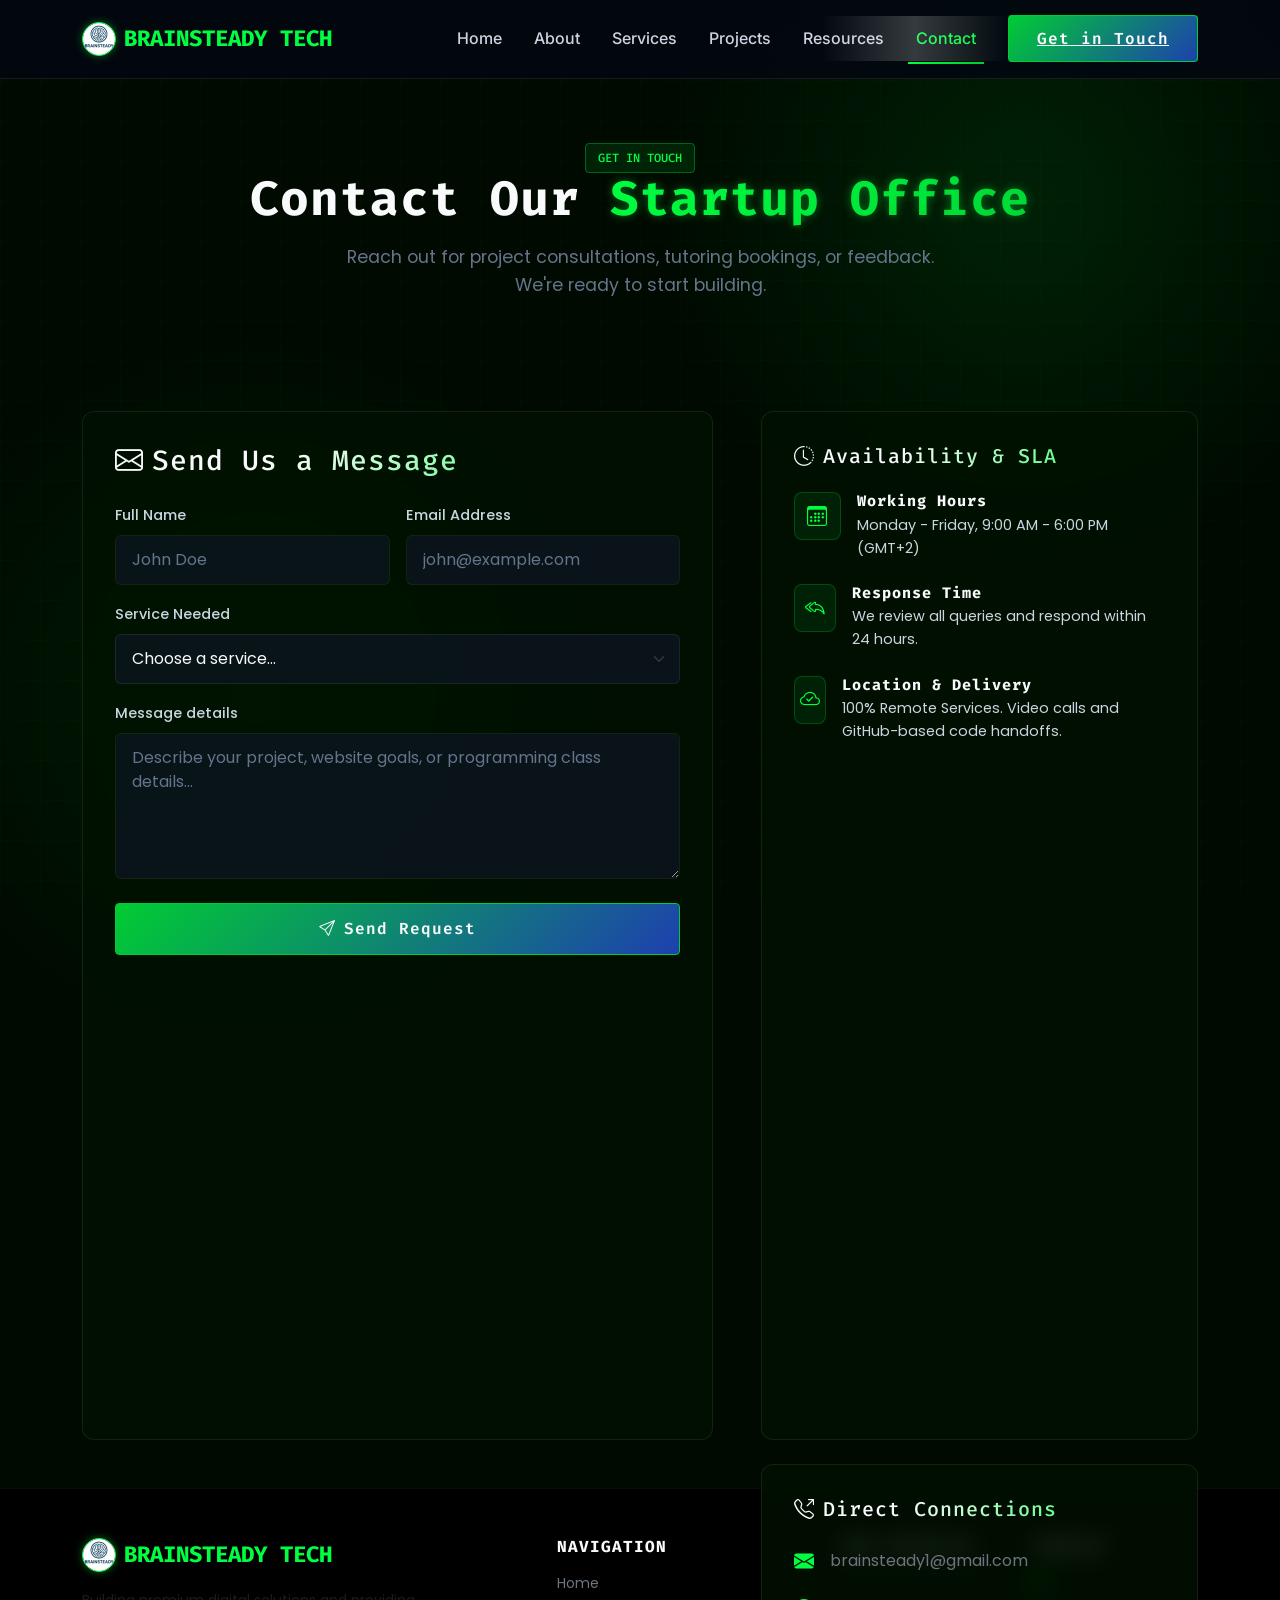
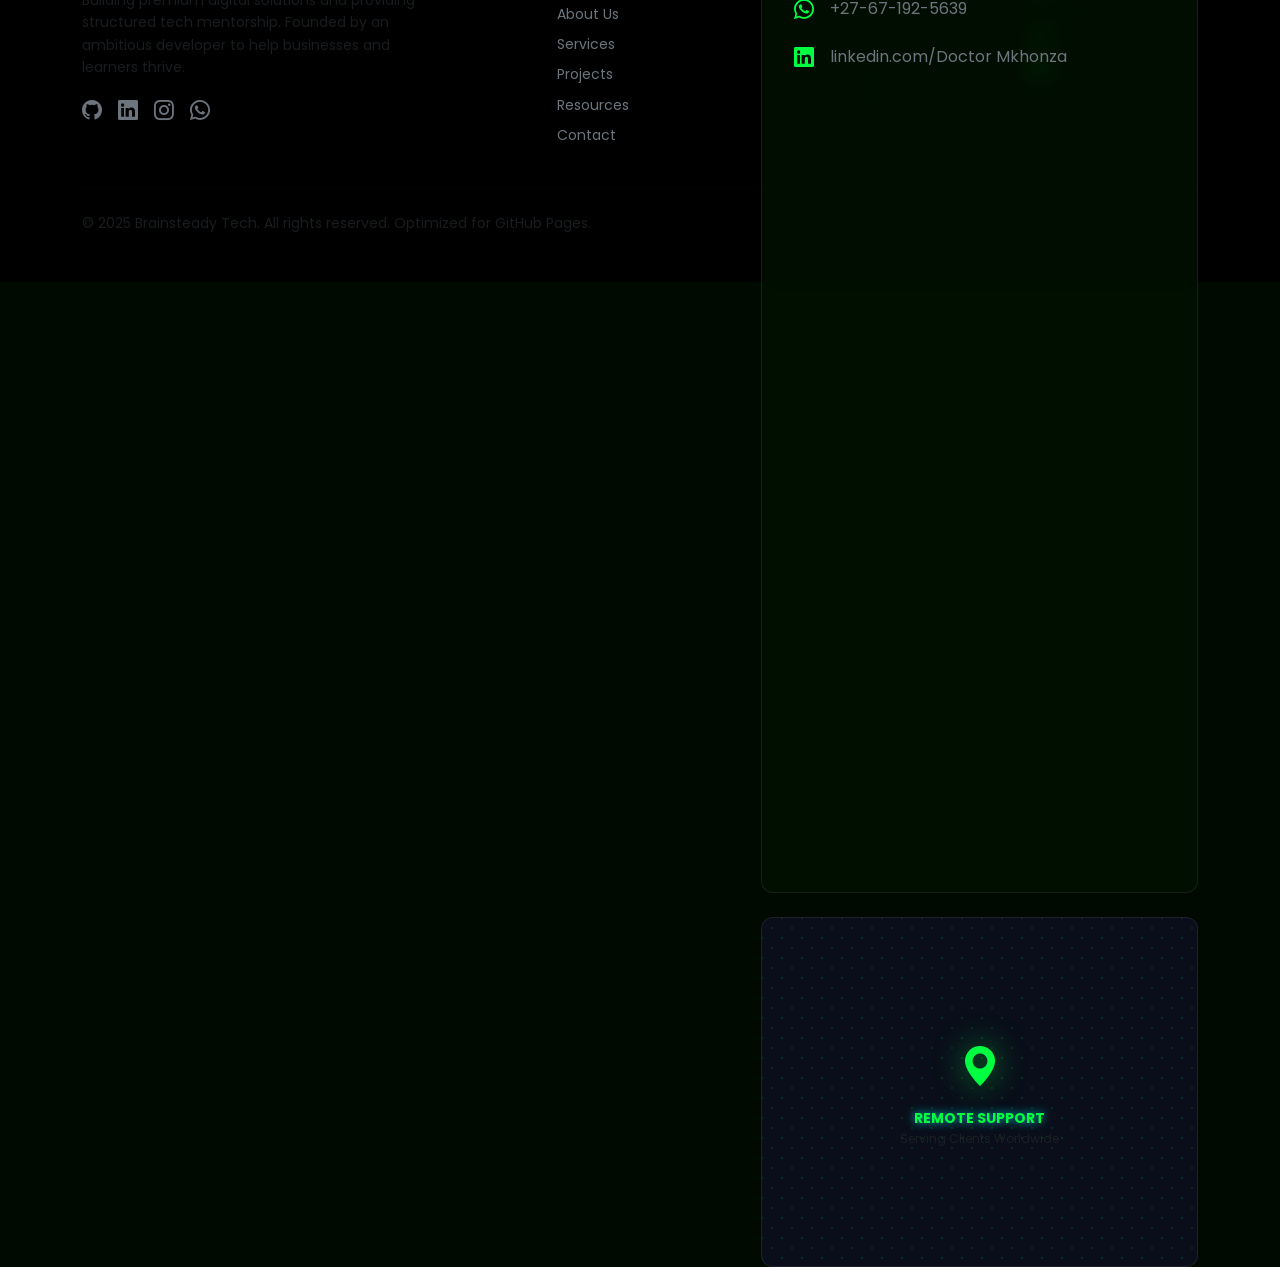
<file: contact.html>
<!DOCTYPE html>
<html lang="en">

<head>
  <meta charset="UTF-8">
  <meta name="viewport" content="width=device-width, initial-scale=1.0">
  <title>Contact Us — Brainsteady Tech Consultation</title>

  <!-- SEO Meta Tags -->
  <meta name="description"
    content="Get in touch with Brainsteady Tech. Send us a message for website building, design work, programming mentorship, or general project assistance.">
  <meta name="keywords"
    content="hire coding tutor, hire website designer, contract developer, cyber security consultant, contact Brainsteady Tech">
  <meta name="author" content="Brainsteady Tech">

  <!-- Favicon -->
  <link rel="icon" type="image/svg+xml"
    href="data:image/svg+xml,%3Csvg xmlns='http://www.w3.org/2000/svg' viewBox='0 0 24 24' fill='%2300f0ff'%3E%3Cpath d='M12 2L2 22h20L12 2zm0 4l6.5 13H5.5L12 6zm-1 5v4h2v-4h-2zm0 5v2h2v-2h-2z'/%3E%3C/svg%3E">

  <!-- Bootstrap 5 CSS -->
  <link href="https://cdn.jsdelivr.net/npm/bootstrap@5.3.3/dist/css/bootstrap.min.css" rel="stylesheet">

  <!-- Bootstrap Icons -->
  <link rel="stylesheet" href="https://cdn.jsdelivr.net/npm/bootstrap-icons@1.11.3/font/bootstrap-icons.min.css">

  <!-- Custom CSS -->
  <link rel="stylesheet" href="css/style.css">
</head>

<body>

  <!-- Page Loading Animation -->
  <div id="page-loader">
    <div class="cyber-spinner"></div>
  </div>

  <!-- Background Left Glow Spot -->
  <div class="bg-glow-left"></div>

  <!-- Navigation Bar -->
  <nav class="navbar navbar-expand-lg navbar-dark fixed-top">
    <div class="container">
      <a class="navbar-brand d-flex align-items-center" href="index.html">
        <img src="images/logo.jpg" alt="Brainsteady Tech Logo" class="brand-logo me-2">
        <span>BRAINSTEADY TECH</span>
      </a>
      <button class="navbar-toggler" type="button" data-bs-toggle="collapse" data-bs-target="#navbarNav"
        aria-controls="navbarNav" aria-expanded="false" aria-label="Toggle navigation">
        <span class="navbar-toggler-icon"></span>
      </button>
      <div class="collapse navbar-collapse" id="navbarNav">
        <ul class="navbar-nav ms-auto">
          <li class="nav-item">
            <a class="nav-link" href="index.html">Home</a>
          </li>
          <li class="nav-item">
            <a class="nav-link" href="about.html">About</a>
          </li>
          <li class="nav-item">
            <a class="nav-link" href="services.html">Services</a>
          </li>
          <li class="nav-item">
            <a class="nav-link" href="projects.html">Projects</a>
          </li>
          <li class="nav-item">
            <a class="nav-link" href="resources.html">Resources</a>
          </li>
          <li class="nav-item">
            <a class="nav-link" href="contact.html">Contact</a>
          </li>
        </ul>
        <div class="ms-lg-3 mt-3 mt-lg-0">
          <a href="contact.html" class="btn-cyber btn-sm">Get in Touch</a>
        </div>
      </div>
    </div>
  </nav>

  <!-- Header Banner -->
  <section class="py-5 mt-5">
    <div class="container pt-5">
      <div class="section-header text-center reveal">
        <span class="badge-tech mb-3">GET IN TOUCH</span>
        <h1 class="display-5 fw-bold">Contact Our <span class="text-gradient-cyan-blue glow-text">Startup Office</span>
        </h1>
        <p class="section-subtitle">Reach out for project consultations, tutoring bookings, or feedback. We're ready to
          start building.</p>
      </div>
    </div>
  </section>

  <!-- Main Contact Body -->
  <section class="pb-5">
    <div class="container">
      <div class="row g-5">

        <!-- Left Column: Form -->
        <div class="col-lg-7 reveal">
          <div class="glass-card">
            <h3 class="mb-4 text-gradient"><i class="bi bi-envelope me-2"></i>Send Us a Message</h3>

            <form id="contactForm" class="form-cyber">
              <div class="row g-3">
                <!-- Name -->
                <div class="col-md-6">
                  <label for="name" class="form-label">Full Name</label>
                  <input type="text" class="form-control" id="name" placeholder="John Doe">
                </div>
                <!-- Email -->
                <div class="col-md-6">
                  <label for="email" class="form-label">Email Address</label>
                  <input type="email" class="form-control" id="email" placeholder="john@example.com">
                </div>
                <!-- Service dropdown -->
                <div class="col-12">
                  <label for="service" class="form-label">Service Needed</label>
                  <select class="form-select" id="service">
                    <option value="" selected disabled>Choose a service...</option>
                    <option value="web">Website Development</option>
                    <option value="design">Poster & Graphic Design</option>
                    <option value="tutoring">Coding Tutoring / Mentorship</option>
                    <option value="consulting">Tech Consultation / Project Help</option>
                  </select>
                </div>
                <!-- Message -->
                <div class="col-12">
                  <label for="message" class="form-label">Message details</label>
                  <textarea class="form-control" id="message" rows="5"
                    placeholder="Describe your project, website goals, or programming class details..."></textarea>
                </div>
                <!-- Submit -->
                <div class="col-12 mt-4">
                  <button type="submit" class="btn-cyber w-100"><i class="bi bi-send me-2"></i>Send Request</button>
                </div>
              </div>
            </form>

            <!-- JavaScript success/error display container -->
            <div id="formStatus" class="alert d-none"></div>

          </div>
        </div>

        <!-- Right Column: Info & Details -->
        <div class="col-lg-5 reveal">
          <!-- Availability Card -->
          <div class="glass-card mb-4">
            <h5 class="text-gradient mb-4"><i class="bi bi-clock-history me-2"></i>Availability & SLA</h5>

            <div class="info-item">
              <div class="info-icon">
                <i class="bi bi-calendar3"></i>
              </div>
              <div class="info-content">
                <h6>Working Hours</h6>
                <p>Monday - Friday, 9:00 AM - 6:00 PM (GMT+2)</p>
              </div>
            </div>

            <div class="info-item">
              <div class="info-icon">
                <i class="bi bi-reply-all"></i>
              </div>
              <div class="info-content">
                <h6>Response Time</h6>
                <p>We review all queries and respond within 24 hours.</p>
              </div>
            </div>

            <div class="info-item">
              <div class="info-icon">
                <i class="bi bi-cloud-check"></i>
              </div>
              <div class="info-content">
                <h6>Location & Delivery</h6>
                <p>100% Remote Services. Video calls and GitHub-based code handoffs.</p>
              </div>
            </div>
          </div>

          <!-- Quick Contacts Card -->
          <div class="glass-card mb-4">
            <h5 class="text-gradient mb-4"><i class="bi bi-telephone-outbound me-2"></i>Direct Connections</h5>
            <ul class="list-unstyled mb-0 d-flex flex-column gap-3">
              <li class="d-flex align-items-center">
                <i class="bi bi-envelope-fill text-accent-cyan fs-5 me-3"></i>
                <a href="mailto:brainsteady1@gmail.com"
                  class="text-secondary text-decoration-none hover-cyan font-sans">brainsteady1@gmail.com</a>
              </li>
              <li class="d-flex align-items-center">
                <i class="bi bi-whatsapp text-accent-cyan fs-5 me-3"></i>
                <a href="https://wa.me" target="_blank"
                  class="text-secondary text-decoration-none hover-cyan font-sans">+27-67-192-5639</a>
              </li>
              <li class="d-flex align-items-center">
                <i class="bi bi-linkedin text-accent-cyan fs-5 me-3"></i>
                <a href="https://linkedin.com" target="_blank"
                  class="text-secondary text-decoration-none hover-cyan font-sans">linkedin.com/Doctor Mkhonza</a>
              </li>
            </ul>
          </div>

          <!-- Custom Pulsing Vector Location Map -->
          <div class="map-placeholder-container">
            <div class="map-svg-grid"></div>
            <div class="map-glow-pin">
              <i class="bi bi-geo-alt-fill"></i>
              <div class="small fw-bold text-accent-cyan font-sans mt-2"
                style="text-shadow: 0 0 10px rgba(0, 240, 255, 0.8);">REMOTE SUPPORT</div>
              <div class="small text-muted font-sans" style="font-size: 0.75rem;">Serving Clients Worldwide</div>
            </div>
          </div>

        </div>

      </div>
    </div>
  </section>

  <!-- Footer -->
  <footer class="py-5 bg-black border-top border-secondary border-opacity-10">
    <div class="container">
      <div class="row g-4 mb-4">
        <!-- Logo & Bio -->
        <div class="col-lg-4">
          <a class="navbar-brand d-flex align-items-center mb-3" href="index.html">
            <img src="images/logo.jpg" alt="Brainsteady Tech Logo" class="brand-logo me-2">
            <span>BRAINSTEADY TECH</span>
          </a>
          <p class="small text-muted">
            Building premium digital solutions and providing structured tech mentorship. Founded by an ambitious
            developer to help businesses and learners thrive.
          </p>
          <div class="d-flex gap-3 fs-5 mt-3">
            <a href="https://github.com" target="_blank" class="text-secondary hover-cyan" aria-label="GitHub"><i
                class="bi bi-github"></i></a>
            <a href="https://linkedin.com" target="_blank" class="text-secondary hover-cyan" aria-label="LinkedIn"><i
                class="bi bi-linkedin"></i></a>
            <a href="https://instagram.com" target="_blank" class="text-secondary hover-cyan" aria-label="Instagram"><i
                class="bi bi-instagram"></i></a>
            <a href="https://wa.me" target="_blank" class="text-secondary hover-cyan" aria-label="WhatsApp"><i
                class="bi bi-whatsapp"></i></a>
          </div>
        </div>
        <!-- Quick Navigation -->
        <div class="col-md-4 col-lg-3 offset-lg-1">
          <h6 class="text-uppercase fw-bold text-light mb-3">Navigation</h6>
          <ul class="list-unstyled d-flex flex-column gap-2 small">
            <li><a href="index.html" class="text-secondary text-decoration-none hover-cyan">Home</a></li>
            <li><a href="about.html" class="text-secondary text-decoration-none hover-cyan">About Us</a></li>
            <li><a href="services.html" class="text-secondary text-decoration-none hover-cyan">Services</a></li>
            <li><a href="projects.html" class="text-secondary text-decoration-none hover-cyan">Projects</a></li>
            <li><a href="resources.html" class="text-secondary text-decoration-none hover-cyan">Resources</a></li>
            <li><a href="contact.html" class="text-secondary text-decoration-none hover-cyan">Contact</a></li>
          </ul>
        </div>
        <!-- Services list -->
        <div class="col-md-4 col-lg-2">
          <h6 class="text-uppercase fw-bold text-light mb-3">Our Services</h6>
          <ul class="list-unstyled d-flex flex-column gap-2 small text-muted">
            <li>Website Development</li>
            <li>Poster & Logo Design</li>
            <li>1-on-1 Coding Tutoring</li>
            <li>Academic Project Support</li>
            <li>Cloud & Security Labs</li>
          </ul>
        </div>
        <!-- Contact placeholder -->
        <div class="col-md-4 col-lg-2">
          <h6 class="text-uppercase fw-bold text-light mb-3">Contact</h6>
          <ul class="list-unstyled d-flex flex-column gap-2 small">
            <li class="text-muted"><i
                class="bi bi-envelope-fill me-2 text-gradient-cyan-blue"></i>hello@brainsteady.tech</li>
            <li class="text-muted"><i class="bi bi-geo-alt-fill me-2 text-gradient-cyan-blue"></i>Remote Services</li>
            <li class="text-muted"><i class="bi bi-clock-fill me-2 text-gradient-cyan-blue"></i>Mon - Fri, 9am - 6pm
            </li>
          </ul>
        </div>
      </div>
      <hr class="border-secondary border-opacity-10 my-4">
      <div class="row align-items-center">
        <div class="col-md-6 text-center text-md-start small text-muted">
          &copy; 2025 Brainsteady Tech. All rights reserved. Optimized for GitHub Pages.
        </div>
        <div class="col-md-6 text-center text-md-end small text-muted mt-2 mt-md-0">
          Designed by a Technical Founder.
        </div>
      </div>
    </div>
  </footer>

  <!-- Scroll to Top Button -->
  <button type="button" class="btn btn-primary" id="btn-back-to-top" aria-label="Scroll back to top">
    <i class="bi bi-chevron-up"></i>
  </button>

  <!-- Bootstrap 5 Bundle JS -->
  <script src="https://cdn.jsdelivr.net/npm/bootstrap@5.3.3/dist/js/bootstrap.bundle.min.js"></script>

  <!-- Custom JS -->
  <script src="js/script.js"></script>

  <!-- Script for parsing contact service queries if redirected from service links -->
  <script>
    document.addEventListener("DOMContentLoaded", () => {
      const urlParams = new URLSearchParams(window.location.search);
      const serviceParam = urlParams.get('service');
      if (serviceParam) {
        const selectElem = document.getElementById("service");
        if (selectElem) {
          selectElem.value = serviceParam;
        }
      }
    });
  </script>
</body>

</html>
</file>
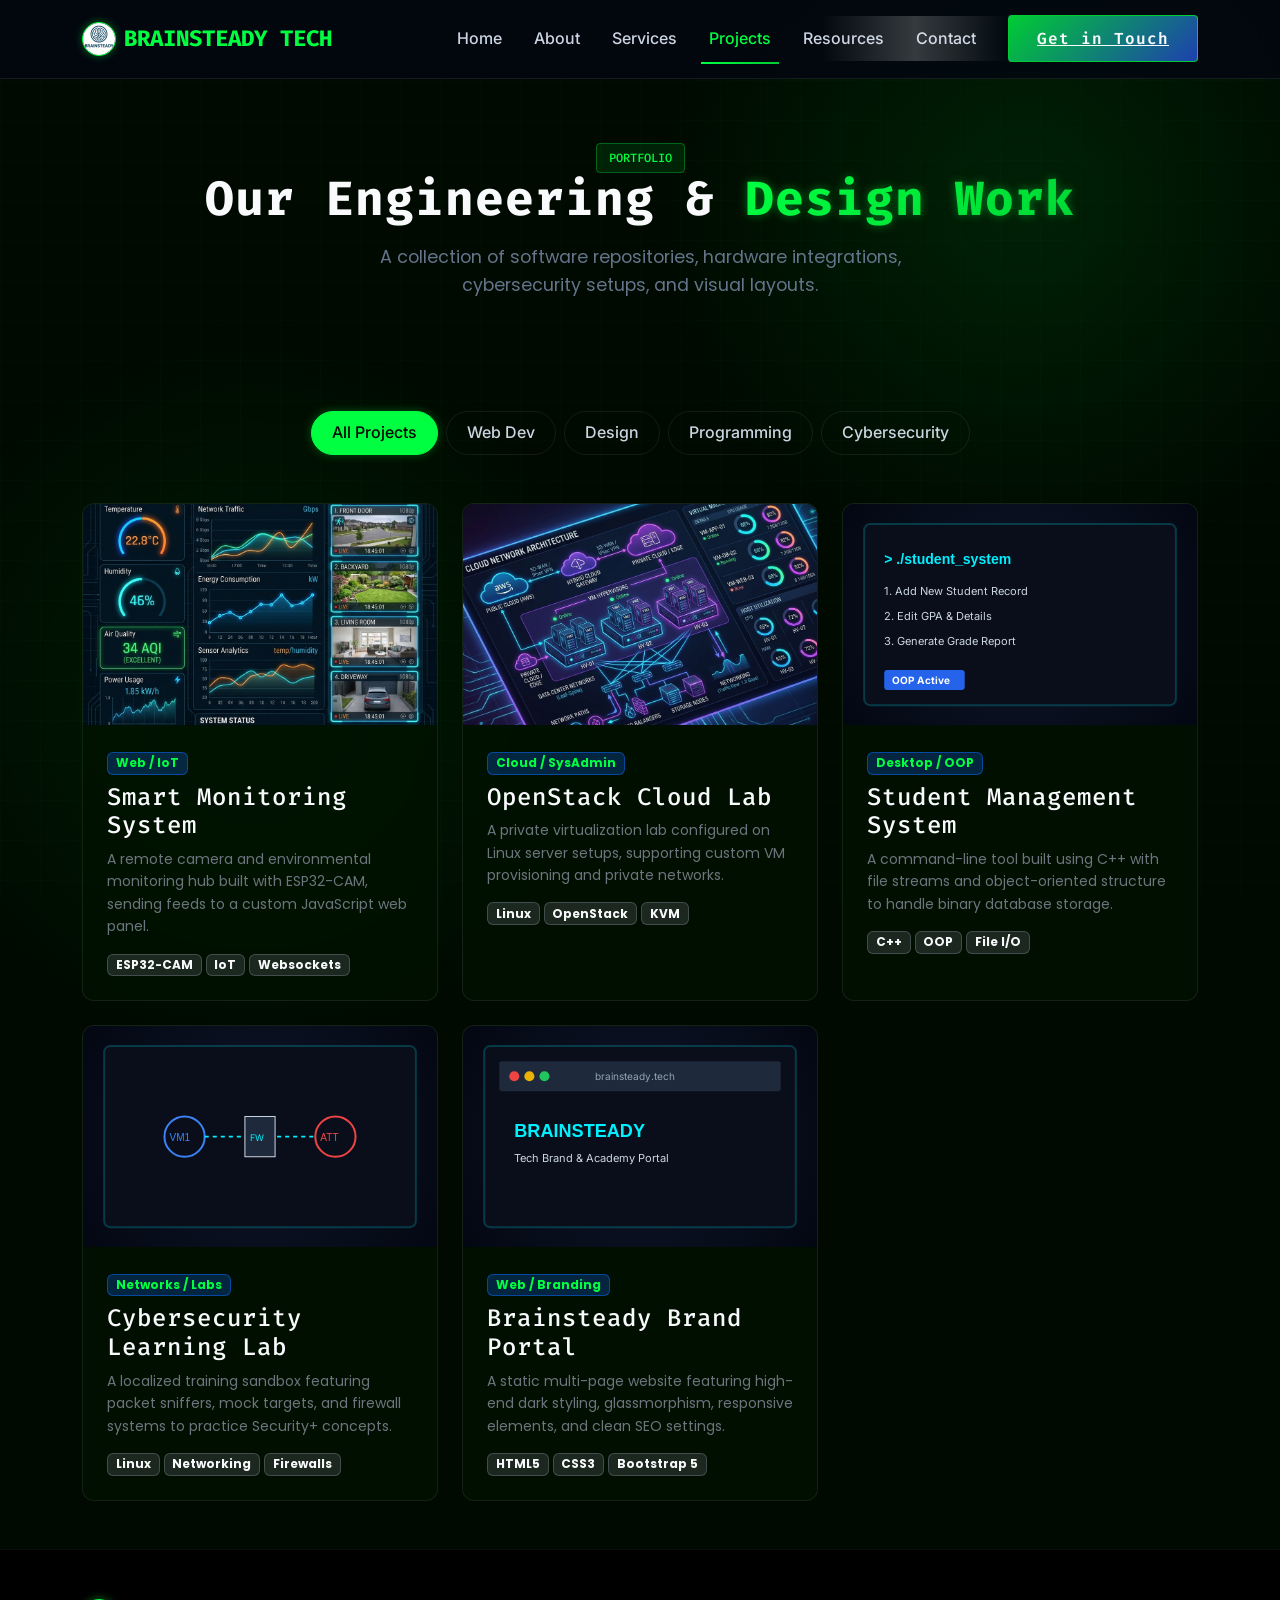
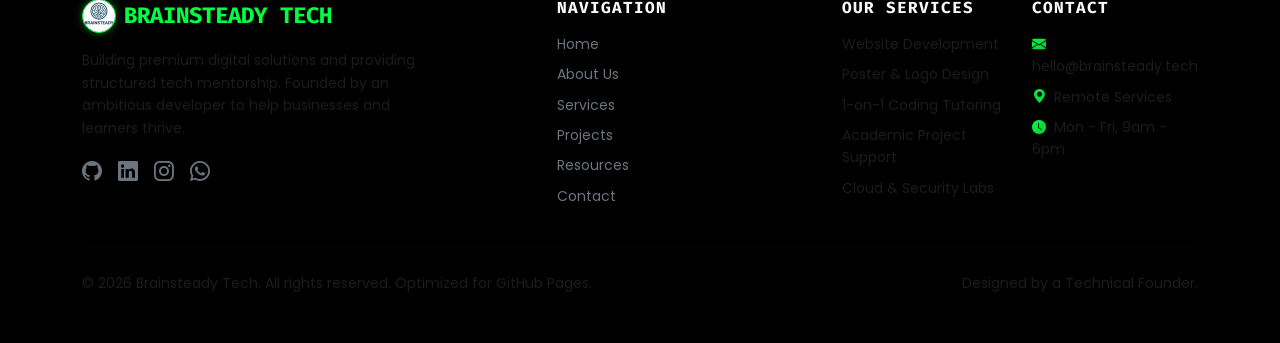
<file: projects.html>
<!DOCTYPE html>
<html lang="en">

<head>
  <meta charset="UTF-8">
  <meta name="viewport" content="width=device-width, initial-scale=1.0">
  <title>Our Projects — Brainsteady Tech Portfolio</title>

  <!-- SEO Meta Tags -->
  <meta name="description"
    content="Browse the Brainsteady Tech portfolio. See our projects: Smart Monitoring (IoT), OpenStack Cloud Labs, C++ Management Systems, and Custom Web Designs.">
  <meta name="keywords"
    content="ESP32 web server, OpenStack lab diagram, C++ portfolio, cybersecurity demo, Bootstrap templates">
  <meta name="author" content="Brainsteady Tech">

  <!-- Favicon -->
  <link rel="icon" type="image/svg+xml"
    href="data:image/svg+xml,%3Csvg xmlns='http://www.w3.org/2000/svg' viewBox='0 0 24 24' fill='%2300f0ff'%3E%3Cpath d='M12 2L2 22h20L12 2zm0 4l6.5 13H5.5L12 6zm-1 5v4h2v-4h-2zm0 5v2h2v-2h-2z'/%3E%3C/svg%3E">

  <!-- Bootstrap 5 CSS -->
  <link href="https://cdn.jsdelivr.net/npm/bootstrap@5.3.3/dist/css/bootstrap.min.css" rel="stylesheet">

  <!-- Bootstrap Icons -->
  <link rel="stylesheet" href="https://cdn.jsdelivr.net/npm/bootstrap-icons@1.11.3/font/bootstrap-icons.min.css">

  <!-- Custom CSS -->
  <link rel="stylesheet" href="css/style.css">
</head>

<body>

  <!-- Page Loading Animation -->
  <div id="page-loader">
    <div class="cyber-spinner"></div>
  </div>

  <!-- Background Left Glow Spot -->
  <div class="bg-glow-left"></div>

  <!-- Navigation Bar -->
  <nav class="navbar navbar-expand-lg navbar-dark fixed-top">
    <div class="container">
      <a class="navbar-brand d-flex align-items-center" href="index.html">
        <img src="images/logo.jpg" alt="Brainsteady Tech Logo" class="brand-logo me-2">
        <span>BRAINSTEADY TECH</span>
      </a>
      <button class="navbar-toggler" type="button" data-bs-toggle="collapse" data-bs-target="#navbarNav"
        aria-controls="navbarNav" aria-expanded="false" aria-label="Toggle navigation">
        <span class="navbar-toggler-icon"></span>
      </button>
      <div class="collapse navbar-collapse" id="navbarNav">
        <ul class="navbar-nav ms-auto">
          <li class="nav-item">
            <a class="nav-link" href="index.html">Home</a>
          </li>
          <li class="nav-item">
            <a class="nav-link" href="about.html">About</a>
          </li>
          <li class="nav-item">
            <a class="nav-link" href="services.html">Services</a>
          </li>
          <li class="nav-item">
            <a class="nav-link" href="projects.html">Projects</a>
          </li>
          <li class="nav-item">
            <a class="nav-link" href="resources.html">Resources</a>
          </li>
          <li class="nav-item">
            <a class="nav-link" href="contact.html">Contact</a>
          </li>
        </ul>
        <div class="ms-lg-3 mt-3 mt-lg-0">
          <a href="contact.html" class="btn-cyber btn-sm">Get in Touch</a>
        </div>
      </div>
    </div>
  </nav>

  <!-- Header Banner -->
  <section class="py-5 mt-5">
    <div class="container pt-5">
      <div class="section-header text-center reveal">
        <span class="badge-tech mb-3">PORTFOLIO</span>
        <h1 class="display-5 fw-bold">Our Engineering & <span class="text-gradient-cyan-blue glow-text">Design
            Work</span></h1>
        <p class="section-subtitle">A collection of software repositories, hardware integrations, cybersecurity setups,
          and visual layouts.</p>
      </div>
    </div>
  </section>

  <!-- Portfolio Filters & Grid Section -->
  <section class="pb-5">
    <div class="container">

      <!-- Filter Button Group -->
      <div class="d-flex flex-wrap justify-content-center gap-2 mb-5 reveal">
        <button class="filter-btn active" data-filter="all">All Projects</button>
        <button class="filter-btn" data-filter="web">Web Dev</button>
        <button class="filter-btn" data-filter="design">Design</button>
        <button class="filter-btn" data-filter="programming">Programming</button>
        <button class="filter-btn" data-filter="cybersecurity">Cybersecurity</button>
      </div>

      <!-- Projects Grid -->
      <div class="row g-4" id="projects-grid">

        <!-- Project 1: Smart Monitoring System -->
        <div class="col-md-6 col-lg-4 project-filter-item web programming reveal">
          <div class="project-card">
            <div class="project-img-container">
              <img src="images/project1.jpg" alt="Smart Monitoring System" class="project-img">
              <div class="project-overlay">
                <div class="d-flex gap-2">
                  <a href="https://github.com" target="_blank" class="btn btn-dark btn-sm border border-secondary"
                    aria-label="GitHub"><i class="bi bi-github"></i></a>
                  <a href="https://loelstark.github.io/SMSAM" target="_blank" class="btn-cyber btn-sm">Live Demo</a>
                </div>
              </div>
            </div>
            <div class="project-body">
              <span
                class="badge bg-primary bg-opacity-25 text-accent-cyan border border-primary border-opacity-50 mb-2">Web
                / IoT</span>
              <h4>Smart Monitoring System</h4>
              <p class="small text-secondary">
                A remote camera and environmental monitoring hub built with ESP32-CAM, sending feeds to a custom
                JavaScript web panel.
              </p>
              <div class="d-flex flex-wrap gap-1 mt-3">
                <span
                  class="badge bg-secondary bg-opacity-25 text-light border border-secondary border-opacity-50">ESP32-CAM</span>
                <span
                  class="badge bg-secondary bg-opacity-25 text-light border border-secondary border-opacity-50">IoT</span>
                <span
                  class="badge bg-secondary bg-opacity-25 text-light border border-secondary border-opacity-50">Websockets</span>
              </div>
            </div>
          </div>
        </div>

        <!-- Project 2: OpenStack Cloud Lab -->
        <div class="col-md-6 col-lg-4 project-filter-item cybersecurity reveal">
          <div class="project-card">
            <div class="project-img-container">
              <img src="images/project2.jpg" alt="OpenStack Cloud Lab Diagram" class="project-img">
              <div class="project-overlay">
                <div class="d-flex gap-2">
                  <a href="https://github.com" target="_blank" class="btn btn-dark btn-sm border border-secondary"
                    aria-label="GitHub"><i class="bi bi-github"></i></a>
                  <a href="https://github.com/LoelStark/OpenStack-Guide" target="_blank" class="btn-cyber btn-sm">Documentation</a>
                </div>
              </div>
            </div>
            <div class="project-body">
              <span
                class="badge bg-primary bg-opacity-25 text-accent-cyan border border-primary border-opacity-50 mb-2">Cloud
                / SysAdmin</span>
              <h4>OpenStack Cloud Lab</h4>
              <p class="small text-secondary">
                A private virtualization lab configured on Linux server setups, supporting custom VM provisioning and
                private networks.
              </p>
              <div class="d-flex flex-wrap gap-1 mt-3">
                <span
                  class="badge bg-secondary bg-opacity-25 text-light border border-secondary border-opacity-50">Linux</span>
                <span
                  class="badge bg-secondary bg-opacity-25 text-light border border-secondary border-opacity-50">OpenStack</span>
                <span
                  class="badge bg-secondary bg-opacity-25 text-light border border-secondary border-opacity-50">KVM</span>
              </div>
            </div>
          </div>
        </div>

        <!-- Project 3: Student Management System -->
        <div class="col-md-6 col-lg-4 project-filter-item programming reveal">
          <div class="project-card">
            <div class="project-img-container">
              <!-- Inline styled SVG for project mockup since no static image is generated -->
              <svg class="project-img" viewBox="0 0 350 220"
                style="background: radial-gradient(circle, #0f172a 0%, #030712 100%);">
                <rect x="20" y="20" width="310" height="180" rx="6" fill="#090e1a" stroke="rgba(0, 240, 255, 0.2)"
                  stroke-width="2" />
                <text x="40" y="60" fill="#00f0ff" font-family="'Orbitron', sans-serif" font-size="14"
                  font-weight="bold">> ./student_system</text>
                <text x="40" y="90" fill="#cbd5e1" font-family="'Inter', sans-serif" font-size="11">1. Add New Student
                  Record</text>
                <text x="40" y="115" fill="#cbd5e1" font-family="'Inter', sans-serif" font-size="11">2. Edit GPA &
                  Details</text>
                <text x="40" y="140" fill="#cbd5e1" font-family="'Inter', sans-serif" font-size="11">3. Generate Grade
                  Report</text>
                <rect x="40" y="165" width="80" height="20" rx="3" fill="#2563eb" />
                <text x="48" y="179" fill="#fff" font-family="'Inter', sans-serif" font-size="10" font-weight="bold">OOP
                  Active</text>
              </svg>
              <div class="project-overlay">
                <a href="https://github.com/LoelStark/CPP" target="_blank" class="btn btn-dark btn-sm border border-secondary"
                  aria-label="GitHub"><i class="bi bi-github"></i> Repository</a>
              </div>
            </div>
            <div class="project-body">
              <span
                class="badge bg-primary bg-opacity-25 text-accent-cyan border border-primary border-opacity-50 mb-2">Desktop
                / OOP</span>
              <h4>Student Management System</h4>
              <p class="small text-secondary">
                A command-line tool built using C++ with file streams and object-oriented structure to handle binary
                database storage.
              </p>
              <div class="d-flex flex-wrap gap-1 mt-3">
                <span
                  class="badge bg-secondary bg-opacity-25 text-light border border-secondary border-opacity-50">C++</span>
                <span
                  class="badge bg-secondary bg-opacity-25 text-light border border-secondary border-opacity-50">OOP</span>
                <span class="badge bg-secondary bg-opacity-25 text-light border border-secondary border-opacity-50">File
                  I/O</span>
              </div>
            </div>
          </div>
        </div>

        <!-- Project 4: Cybersecurity Learning Lab -->
        <div class="col-md-6 col-lg-4 project-filter-item cybersecurity reveal">
          <div class="project-card">
            <div class="project-img-container">
              <svg class="project-img" viewBox="0 0 350 220"
                style="background: radial-gradient(circle, #0f172a 0%, #030712 100%);">
                <rect x="20" y="20" width="310" height="180" rx="6" fill="#090e1a" stroke="rgba(0, 240, 255, 0.2)"
                  stroke-width="2" />
                <circle cx="100" cy="110" r="20" fill="none" stroke="#3b82f6" stroke-width="2" />
                <text x="85" y="114" fill="#3b82f6" font-family="'Orbitron', sans-serif" font-size="10">VM1</text>
                <circle cx="250" cy="110" r="20" fill="none" stroke="#ef4444" stroke-width="2" />
                <text x="235" y="114" fill="#ef4444" font-family="'Orbitron', sans-serif" font-size="10">ATT</text>
                <path d="M120 110 L230 110" stroke="#00f0ff" stroke-width="1.5" stroke-dasharray="4" />
                <rect x="160" y="90" width="30" height="40" fill="#1e293b" stroke="#cbd5e1" stroke-width="1" />
                <text x="165" y="114" fill="#00f0ff" font-family="'Inter', sans-serif" font-size="9">FW</text>
              </svg>
              <div class="project-overlay">
                <a href="https://github.com" target="_blank" class="btn btn-dark btn-sm border border-secondary"
                  aria-label="GitHub"><i class="bi bi-github"></i> Repository</a>
              </div>
            </div>
            <div class="project-body">
              <span
                class="badge bg-primary bg-opacity-25 text-accent-cyan border border-primary border-opacity-50 mb-2">Networks
                / Labs</span>
              <h4>Cybersecurity Learning Lab</h4>
              <p class="small text-secondary">
                A localized training sandbox featuring packet sniffers, mock targets, and firewall systems to practice
                Security+ concepts.
              </p>
              <div class="d-flex flex-wrap gap-1 mt-3">
                <span
                  class="badge bg-secondary bg-opacity-25 text-light border border-secondary border-opacity-50">Linux</span>
                <span
                  class="badge bg-secondary bg-opacity-25 text-light border border-secondary border-opacity-50">Networking</span>
                <span
                  class="badge bg-secondary bg-opacity-25 text-light border border-secondary border-opacity-50">Firewalls</span>
              </div>
            </div>
          </div>
        </div>

        <!-- Project 5: Personal Portfolio Website -->
        <div class="col-md-6 col-lg-4 project-filter-item web design reveal">
          <div class="project-card">
            <div class="project-img-container">
              <svg class="project-img" viewBox="0 0 350 220"
                style="background: radial-gradient(circle, #0f172a 0%, #030712 100%);">
                <rect x="20" y="20" width="310" height="180" rx="6" fill="#090e1a" stroke="rgba(0, 240, 255, 0.2)"
                  stroke-width="2" />
                <rect x="35" y="35" width="280" height="30" rx="3" fill="#1e293b" />
                <circle cx="50" cy="50" r="5" fill="#ef4444" />
                <circle cx="65" cy="50" r="5" fill="#eab308" />
                <circle cx="80" cy="50" r="5" fill="#22c55e" />
                <text x="130" y="54" fill="#94a3b8" font-family="'Inter', sans-serif"
                  font-size="10">brainsteady.tech</text>
                <text x="50" y="110" fill="#00f0ff" font-family="'Orbitron', sans-serif" font-size="18"
                  font-weight="bold">BRAINSTEADY</text>
                <text x="50" y="135" fill="#cbd5e1" font-family="'Inter', sans-serif" font-size="11">Tech Brand &
                  Academy Portal</text>
              </svg>
              <div class="project-overlay">
                <div class="d-flex gap-2">
                  <a href="https://github.com" target="_blank" class="btn btn-dark btn-sm border border-secondary"
                    aria-label="GitHub"><i class="bi bi-github"></i></a>
                  <a href="index.html" class="btn-cyber btn-sm">Self Demo</a>
                </div>
              </div>
            </div>
            <div class="project-body">
              <span
                class="badge bg-primary bg-opacity-25 text-accent-cyan border border-primary border-opacity-50 mb-2">Web
                / Branding</span>
              <h4>Brainsteady Brand Portal</h4>
              <p class="small text-secondary">
                A static multi-page website featuring high-end dark styling, glassmorphism, responsive elements, and
                clean SEO settings.
              </p>
              <div class="d-flex flex-wrap gap-1 mt-3">
                <span
                  class="badge bg-secondary bg-opacity-25 text-light border border-secondary border-opacity-50">HTML5</span>
                <span
                  class="badge bg-secondary bg-opacity-25 text-light border border-secondary border-opacity-50">CSS3</span>
                <span
                  class="badge bg-secondary bg-opacity-25 text-light border border-secondary border-opacity-50">Bootstrap
                  5</span>
              </div>
            </div>
          </div>
        </div>

      </div>
    </div>
  </section>

  <!-- Footer -->
  <footer class="py-5 bg-black border-top border-secondary border-opacity-10">
    <div class="container">
      <div class="row g-4 mb-4">
        <!-- Logo & Bio -->
        <div class="col-lg-4">
          <a class="navbar-brand d-flex align-items-center mb-3" href="index.html">
            <img src="images/logo.jpg" alt="Brainsteady Tech Logo" class="brand-logo me-2">
            <span>BRAINSTEADY TECH</span>
          </a>
          <p class="small text-muted">
            Building premium digital solutions and providing structured tech mentorship. Founded by an ambitious
            developer to help businesses and learners thrive.
          </p>
          <div class="d-flex gap-3 fs-5 mt-3">
            <a href="https://github.com" target="_blank" class="text-secondary hover-cyan" aria-label="GitHub"><i
                class="bi bi-github"></i></a>
            <a href="https://linkedin.com" target="_blank" class="text-secondary hover-cyan" aria-label="LinkedIn"><i
                class="bi bi-linkedin"></i></a>
            <a href="https://instagram.com" target="_blank" class="text-secondary hover-cyan" aria-label="Instagram"><i
                class="bi bi-instagram"></i></a>
            <a href="https://wa.me" target="_blank" class="text-secondary hover-cyan" aria-label="WhatsApp"><i
                class="bi bi-whatsapp"></i></a>
          </div>
        </div>
        <!-- Quick Navigation -->
        <div class="col-md-4 col-lg-3 offset-lg-1">
          <h6 class="text-uppercase fw-bold text-light mb-3">Navigation</h6>
          <ul class="list-unstyled d-flex flex-column gap-2 small">
            <li><a href="index.html" class="text-secondary text-decoration-none hover-cyan">Home</a></li>
            <li><a href="about.html" class="text-secondary text-decoration-none hover-cyan">About Us</a></li>
            <li><a href="services.html" class="text-secondary text-decoration-none hover-cyan">Services</a></li>
            <li><a href="projects.html" class="text-secondary text-decoration-none hover-cyan">Projects</a></li>
            <li><a href="resources.html" class="text-secondary text-decoration-none hover-cyan">Resources</a></li>
            <li><a href="contact.html" class="text-secondary text-decoration-none hover-cyan">Contact</a></li>
          </ul>
        </div>
        <!-- Services list -->
        <div class="col-md-4 col-lg-2">
          <h6 class="text-uppercase fw-bold text-light mb-3">Our Services</h6>
          <ul class="list-unstyled d-flex flex-column gap-2 small text-muted">
            <li>Website Development</li>
            <li>Poster & Logo Design</li>
            <li>1-on-1 Coding Tutoring</li>
            <li>Academic Project Support</li>
            <li>Cloud & Security Labs</li>
          </ul>
        </div>
        <!-- Contact placeholder -->
        <div class="col-md-4 col-lg-2">
          <h6 class="text-uppercase fw-bold text-light mb-3">Contact</h6>
          <ul class="list-unstyled d-flex flex-column gap-2 small">
            <li class="text-muted"><i
                class="bi bi-envelope-fill me-2 text-gradient-cyan-blue"></i>hello@brainsteady.tech</li>
            <li class="text-muted"><i class="bi bi-geo-alt-fill me-2 text-gradient-cyan-blue"></i>Remote Services</li>
            <li class="text-muted"><i class="bi bi-clock-fill me-2 text-gradient-cyan-blue"></i>Mon - Fri, 9am - 6pm
            </li>
          </ul>
        </div>
      </div>
      <hr class="border-secondary border-opacity-10 my-4">
      <div class="row align-items-center">
        <div class="col-md-6 text-center text-md-start small text-muted">
          &copy; 2026 Brainsteady Tech. All rights reserved. Optimized for GitHub Pages.
        </div>
        <div class="col-md-6 text-center text-md-end small text-muted mt-2 mt-md-0">
          Designed by a Technical Founder.
        </div>
      </div>
    </div>
  </footer>

  <!-- Scroll to Top Button -->
  <button type="button" class="btn btn-primary" id="btn-back-to-top" aria-label="Scroll back to top">
    <i class="bi bi-chevron-up"></i>
  </button>

  <!-- Bootstrap 5 Bundle JS -->
  <script src="https://cdn.jsdelivr.net/npm/bootstrap@5.3.3/dist/js/bootstrap.bundle.min.js"></script>

  <!-- Custom JS -->
  <script src="js/script.js"></script>
</body>

</html>
</file>
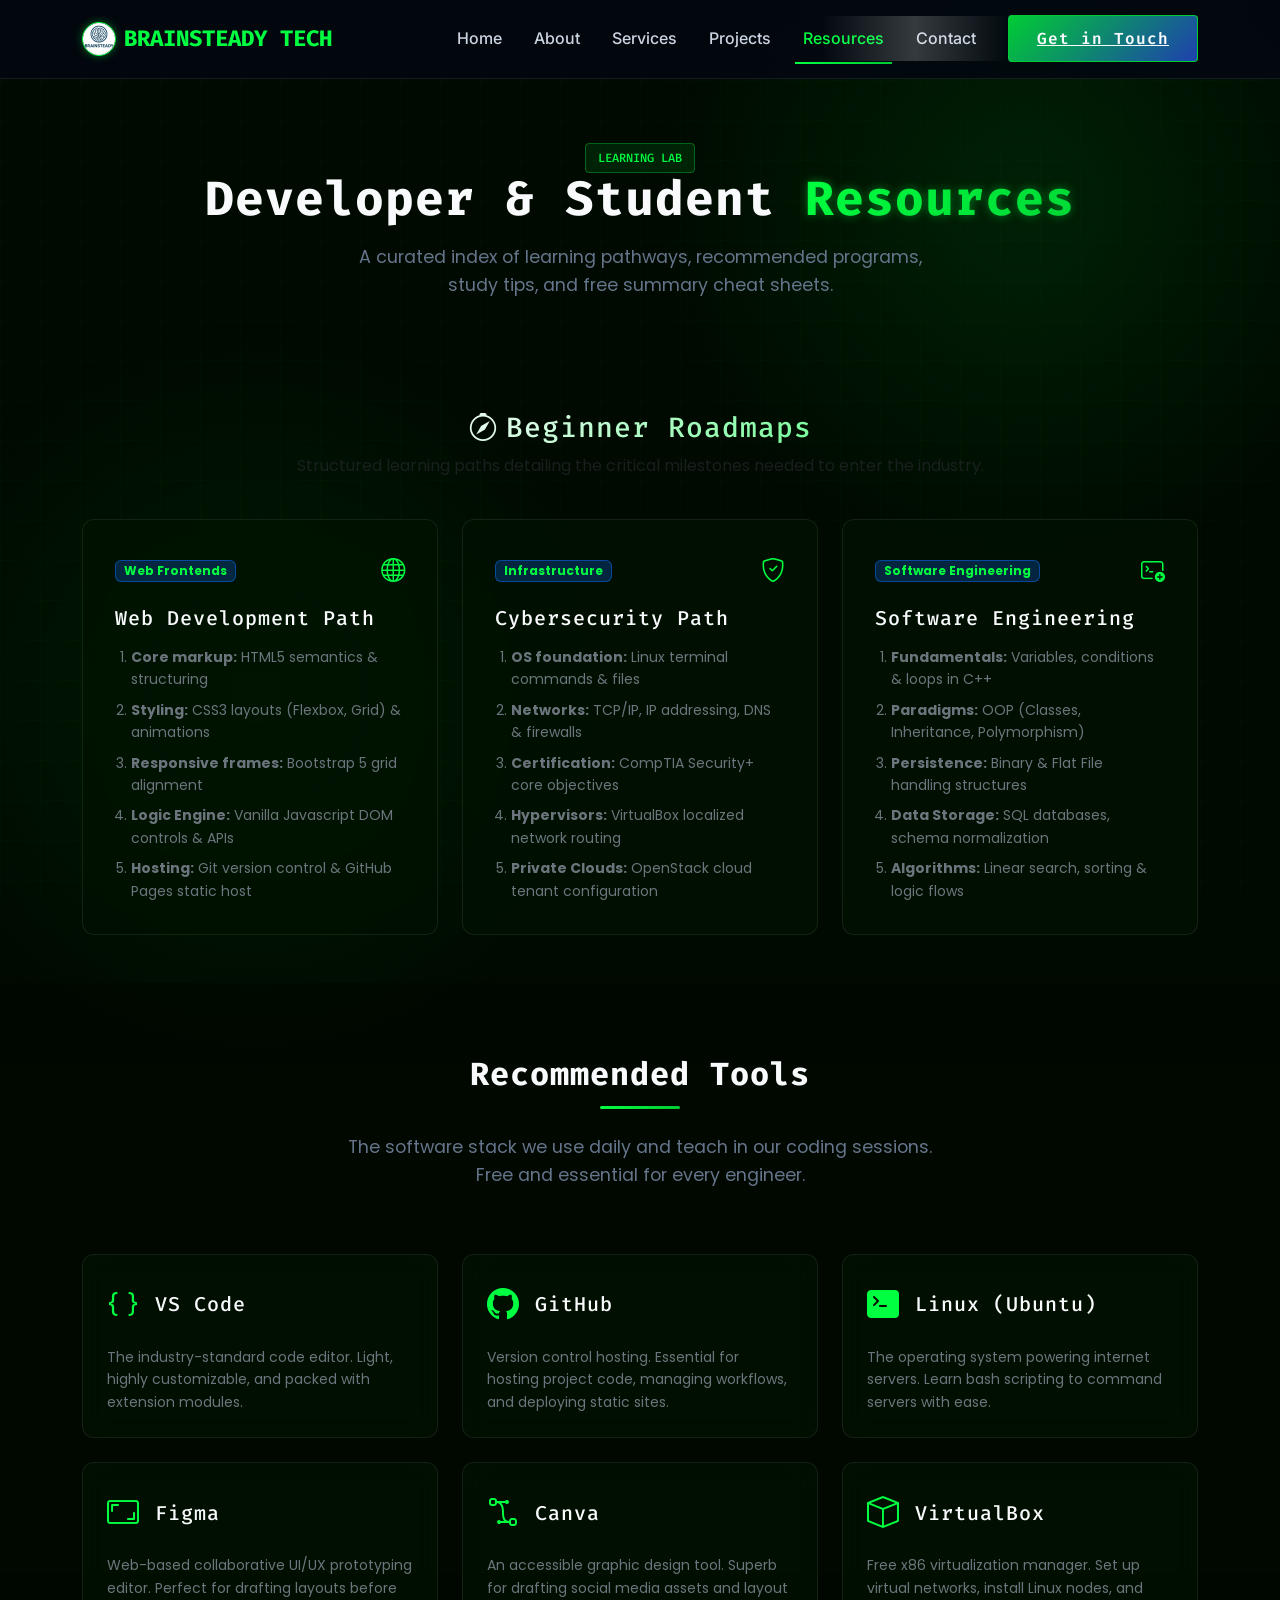
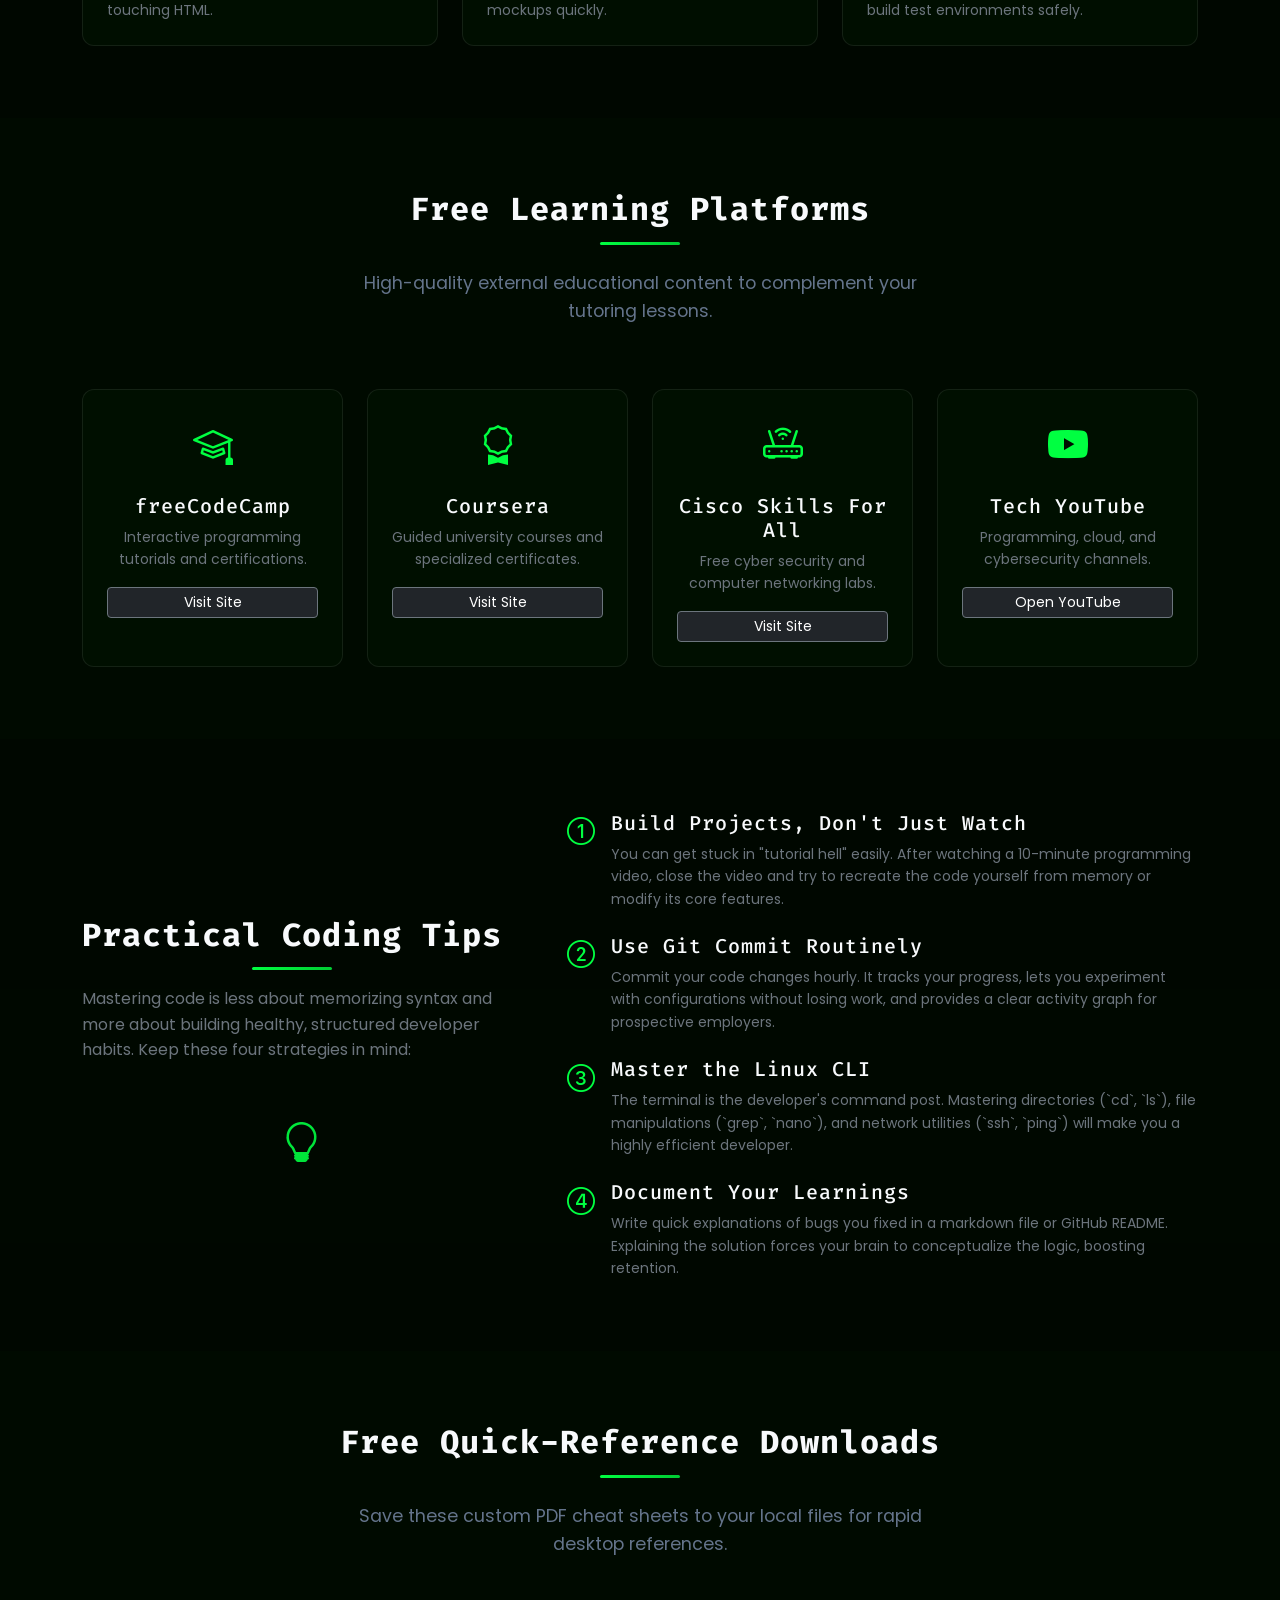
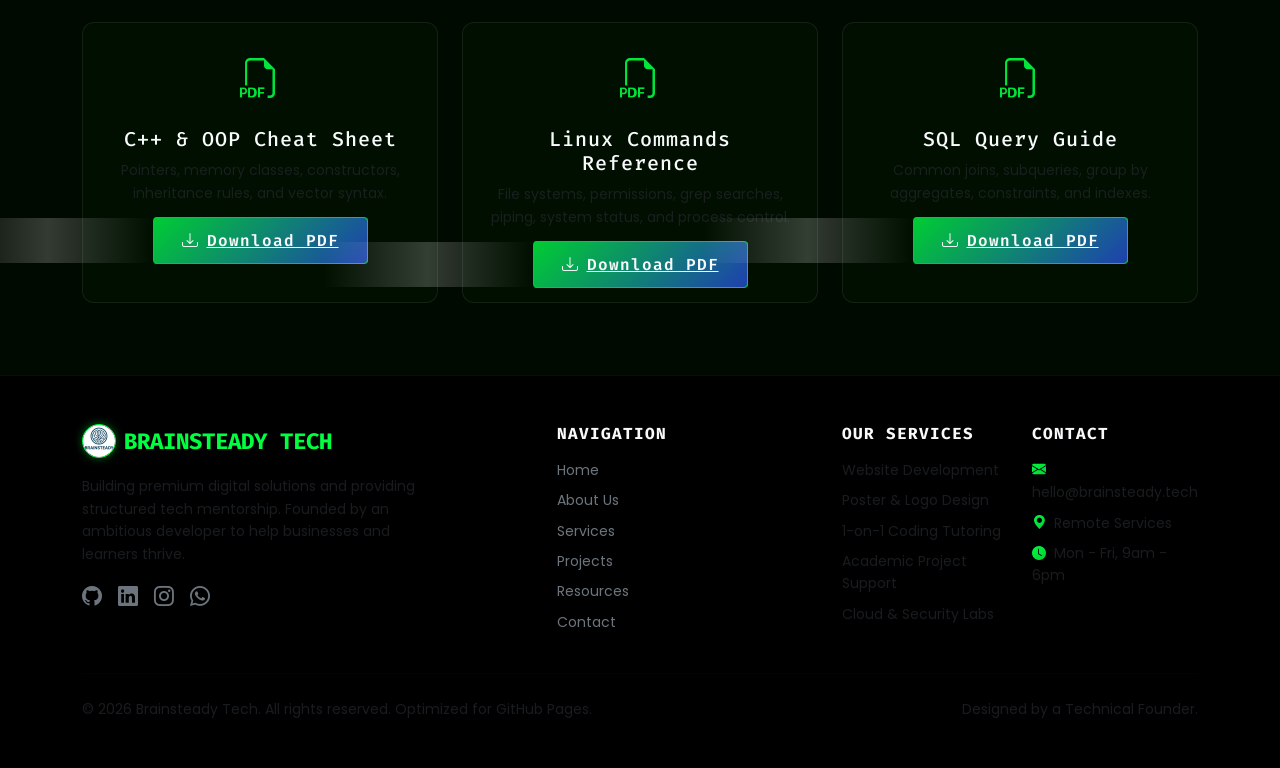
<file: resources.html>
<!DOCTYPE html>
<html lang="en">
<head>
  <meta charset="UTF-8">
  <meta name="viewport" content="width=device-width, initial-scale=1.0">
  <title>Developer Resources — Brainsteady Tech Academy</title>
  
  <!-- SEO Meta Tags -->
  <meta name="description" content="Access free learning resources at Brainsteady Tech: roadmaps for web and cybersecurity, recommended tools, coding platforms, study tips, and reference sheets.">
  <meta name="keywords" content="web developer roadmap, cybersecurity study guide, VS Code extensions, free coding courses, programmer cheat sheets">
  <meta name="author" content="Brainsteady Tech">
  
  <!-- Favicon -->
  <link rel="icon" type="image/svg+xml" href="data:image/svg+xml,%3Csvg xmlns='http://www.w3.org/2000/svg' viewBox='0 0 24 24' fill='%2300f0ff'%3E%3Cpath d='M12 2L2 22h20L12 2zm0 4l6.5 13H5.5L12 6zm-1 5v4h2v-4h-2zm0 5v2h2v-2h-2z'/%3E%3C/svg%3E">

  <!-- Bootstrap 5 CSS -->
  <link href="https://cdn.jsdelivr.net/npm/bootstrap@5.3.3/dist/css/bootstrap.min.css" rel="stylesheet">
  
  <!-- Bootstrap Icons -->
  <link rel="stylesheet" href="https://cdn.jsdelivr.net/npm/bootstrap-icons@1.11.3/font/bootstrap-icons.min.css">
  
  <!-- Custom CSS -->
  <link rel="stylesheet" href="css/style.css">
</head>
<body>

  <!-- Page Loading Animation -->
  <div id="page-loader">
    <div class="cyber-spinner"></div>
  </div>

  <!-- Background Left Glow Spot -->
  <div class="bg-glow-left"></div>

  <!-- Navigation Bar -->
  <nav class="navbar navbar-expand-lg navbar-dark fixed-top">
    <div class="container">
      <a class="navbar-brand d-flex align-items-center" href="index.html">
        <img src="images/logo.jpg" alt="Brainsteady Tech Logo" class="brand-logo me-2">
        <span>BRAINSTEADY TECH</span>
      </a>
      <button class="navbar-toggler" type="button" data-bs-toggle="collapse" data-bs-target="#navbarNav" aria-controls="navbarNav" aria-expanded="false" aria-label="Toggle navigation">
        <span class="navbar-toggler-icon"></span>
      </button>
      <div class="collapse navbar-collapse" id="navbarNav">
        <ul class="navbar-nav ms-auto">
          <li class="nav-item">
            <a class="nav-link" href="index.html">Home</a>
          </li>
          <li class="nav-item">
            <a class="nav-link" href="about.html">About</a>
          </li>
          <li class="nav-item">
            <a class="nav-link" href="services.html">Services</a>
          </li>
          <li class="nav-item">
            <a class="nav-link" href="projects.html">Projects</a>
          </li>
          <li class="nav-item">
            <a class="nav-link" href="resources.html">Resources</a>
          </li>
          <li class="nav-item">
            <a class="nav-link" href="contact.html">Contact</a>
          </li>
        </ul>
        <div class="ms-lg-3 mt-3 mt-lg-0">
          <a href="contact.html" class="btn-cyber btn-sm">Get in Touch</a>
        </div>
      </div>
    </div>
  </nav>

  <!-- Header Banner -->
  <section class="py-5 mt-5">
    <div class="container pt-5">
      <div class="section-header text-center reveal">
        <span class="badge-tech mb-3">LEARNING LAB</span>
        <h1 class="display-5 fw-bold">Developer & Student <span class="text-gradient-cyan-blue glow-text">Resources</span></h1>
        <p class="section-subtitle">A curated index of learning pathways, recommended programs, study tips, and free summary cheat sheets.</p>
      </div>
    </div>
  </section>

  <!-- Beginner Roadmaps Section -->
  <section class="pb-5">
    <div class="container">
      <div class="row mb-4 reveal">
        <div class="col text-center">
          <h3 class="text-gradient"><i class="bi bi-compass me-2"></i>Beginner Roadmaps</h3>
          <p class="text-muted">Structured learning paths detailing the critical milestones needed to enter the industry.</p>
        </div>
      </div>
      
      <div class="row g-4">
        <!-- Web Dev Roadmap -->
        <div class="col-lg-4 reveal">
          <div class="glass-card">
            <div class="d-flex justify-content-between align-items-center mb-3">
              <span class="badge bg-primary bg-opacity-25 text-accent-cyan border border-primary border-opacity-50">Web Frontends</span>
              <i class="bi bi-globe fs-4 text-accent-cyan"></i>
            </div>
            <h5>Web Development Path</h5>
            <ol class="small text-secondary ps-3 mt-3 mb-0">
              <li class="mb-2"><strong>Core markup:</strong> HTML5 semantics & structuring</li>
              <li class="mb-2"><strong>Styling:</strong> CSS3 layouts (Flexbox, Grid) & animations</li>
              <li class="mb-2"><strong>Responsive frames:</strong> Bootstrap 5 grid alignment</li>
              <li class="mb-2"><strong>Logic Engine:</strong> Vanilla Javascript DOM controls & APIs</li>
              <li class="mb-0"><strong>Hosting:</strong> Git version control & GitHub Pages static host</li>
            </ol>
          </div>
        </div>

        <!-- Cyber Roadmap -->
        <div class="col-lg-4 reveal">
          <div class="glass-card">
            <div class="d-flex justify-content-between align-items-center mb-3">
              <span class="badge bg-primary bg-opacity-25 text-accent-cyan border border-primary border-opacity-50">Infrastructure</span>
              <i class="bi bi-shield-check fs-4 text-accent-cyan"></i>
            </div>
            <h5>Cybersecurity Path</h5>
            <ol class="small text-secondary ps-3 mt-3 mb-0">
              <li class="mb-2"><strong>OS foundation:</strong> Linux terminal commands & files</li>
              <li class="mb-2"><strong>Networks:</strong> TCP/IP, IP addressing, DNS & firewalls</li>
              <li class="mb-2"><strong>Certification:</strong> CompTIA Security+ core objectives</li>
              <li class="mb-2"><strong>Hypervisors:</strong> VirtualBox localized network routing</li>
              <li class="mb-0"><strong>Private Clouds:</strong> OpenStack cloud tenant configuration</li>
            </ol>
          </div>
        </div>

        <!-- Software Eng Roadmap -->
        <div class="col-lg-4 reveal">
          <div class="glass-card">
            <div class="d-flex justify-content-between align-items-center mb-3">
              <span class="badge bg-primary bg-opacity-25 text-accent-cyan border border-primary border-opacity-50">Software Engineering</span>
              <i class="bi bi-terminal-plus fs-4 text-accent-cyan"></i>
            </div>
            <h5>Software Engineering</h5>
            <ol class="small text-secondary ps-3 mt-3 mb-0">
              <li class="mb-2"><strong>Fundamentals:</strong> Variables, conditions & loops in C++</li>
              <li class="mb-2"><strong>Paradigms:</strong> OOP (Classes, Inheritance, Polymorphism)</li>
              <li class="mb-2"><strong>Persistence:</strong> Binary & Flat File handling structures</li>
              <li class="mb-2"><strong>Data Storage:</strong> SQL databases, schema normalization</li>
              <li class="mb-0"><strong>Algorithms:</strong> Linear search, sorting & logic flows</li>
            </ol>
          </div>
        </div>
      </div>
    </div>
  </section>

  <!-- Recommended Tools Section -->
  <section class="py-5 bg-opacity-25 bg-black">
    <div class="container py-4">
      <div class="section-header text-center reveal">
        <h2 class="section-title">Recommended Tools</h2>
        <p class="section-subtitle">The software stack we use daily and teach in our coding sessions. Free and essential for every engineer.</p>
      </div>

      <div class="row g-4">
        <!-- VS Code -->
        <div class="col-md-4 col-sm-6 reveal">
          <div class="glass-card p-4">
            <div class="d-flex align-items-center mb-3">
              <i class="bi bi-braces text-accent-cyan fs-2 me-3"></i>
              <h5 class="mb-0">VS Code</h5>
            </div>
            <p class="small text-secondary mb-0">The industry-standard code editor. Light, highly customizable, and packed with extension modules.</p>
          </div>
        </div>
        <!-- GitHub -->
        <div class="col-md-4 col-sm-6 reveal">
          <div class="glass-card p-4">
            <div class="d-flex align-items-center mb-3">
              <i class="bi bi-github text-accent-cyan fs-2 me-3"></i>
              <h5 class="mb-0">GitHub</h5>
            </div>
            <p class="small text-secondary mb-0">Version control hosting. Essential for hosting project code, managing workflows, and deploying static sites.</p>
          </div>
        </div>
        <!-- Linux -->
        <div class="col-md-4 col-sm-6 reveal">
          <div class="glass-card p-4">
            <div class="d-flex align-items-center mb-3">
              <i class="bi bi-terminal-fill text-accent-cyan fs-2 me-3"></i>
              <h5 class="mb-0">Linux (Ubuntu)</h5>
            </div>
            <p class="small text-secondary mb-0">The operating system powering internet servers. Learn bash scripting to command servers with ease.</p>
          </div>
        </div>
        <!-- Figma -->
        <div class="col-md-4 col-sm-6 reveal">
          <div class="glass-card p-4">
            <div class="d-flex align-items-center mb-3">
              <i class="bi bi-aspect-ratio text-accent-cyan fs-2 me-3"></i>
              <h5 class="mb-0">Figma</h5>
            </div>
            <p class="small text-secondary mb-0">Web-based collaborative UI/UX prototyping editor. Perfect for drafting layouts before touching HTML.</p>
          </div>
        </div>
        <!-- Canva -->
        <div class="col-md-4 col-sm-6 reveal">
          <div class="glass-card p-4">
            <div class="d-flex align-items-center mb-3">
              <i class="bi bi-bezier2 text-accent-cyan fs-2 me-3"></i>
              <h5 class="mb-0">Canva</h5>
            </div>
            <p class="small text-secondary mb-0">An accessible graphic design tool. Superb for drafting social media assets and layout mockups quickly.</p>
          </div>
        </div>
        <!-- VirtualBox -->
        <div class="col-md-4 col-sm-6 reveal">
          <div class="glass-card p-4">
            <div class="d-flex align-items-center mb-3">
              <i class="bi bi-box text-accent-cyan fs-2 me-3"></i>
              <h5 class="mb-0">VirtualBox</h5>
            </div>
            <p class="small text-secondary mb-0">Free x86 virtualization manager. Set up virtual networks, install Linux nodes, and build test environments safely.</p>
          </div>
        </div>
      </div>
    </div>
  </section>

  <!-- Learning Platforms Section -->
  <section class="py-5">
    <div class="container py-4">
      <div class="section-header text-center reveal">
        <h2 class="section-title">Free Learning Platforms</h2>
        <p class="section-subtitle">High-quality external educational content to complement your tutoring lessons.</p>
      </div>

      <div class="row g-4 justify-content-center">
        <!-- freeCodeCamp -->
        <div class="col-md-6 col-lg-3 reveal">
          <div class="glass-card text-center p-4">
            <i class="bi bi-mortarboard text-accent-cyan fs-1 mb-3 d-block"></i>
            <h5>freeCodeCamp</h5>
            <p class="small text-secondary mb-3">Interactive programming tutorials and certifications.</p>
            <a href="https://www.freecodecamp.org" target="_blank" class="btn btn-dark btn-sm w-100 border border-secondary">Visit Site</a>
          </div>
        </div>
        <!-- Coursera -->
        <div class="col-md-6 col-lg-3 reveal">
          <div class="glass-card text-center p-4">
            <i class="bi bi-award text-accent-cyan fs-1 mb-3 d-block"></i>
            <h5>Coursera</h5>
            <p class="small text-secondary mb-3">Guided university courses and specialized certificates.</p>
            <a href="https://www.coursera.org" target="_blank" class="btn btn-dark btn-sm w-100 border border-secondary">Visit Site</a>
          </div>
        </div>
        <!-- Cisco Skills For All -->
        <div class="col-md-6 col-lg-3 reveal">
          <div class="glass-card text-center p-4">
            <i class="bi bi-router text-accent-cyan fs-1 mb-3 d-block"></i>
            <h5>Cisco Skills For All</h5>
            <p class="small text-secondary mb-3">Free cyber security and computer networking labs.</p>
            <a href="https://skillsforall.com" target="_blank" class="btn btn-dark btn-sm w-100 border border-secondary">Visit Site</a>
          </div>
        </div>
        <!-- YouTube Channels -->
        <div class="col-md-6 col-lg-3 reveal">
          <div class="glass-card text-center p-4">
            <i class="bi bi-youtube text-accent-cyan fs-1 mb-3 d-block"></i>
            <h5>Tech YouTube</h5>
            <p class="small text-secondary mb-3">Programming, cloud, and cybersecurity channels.</p>
            <a href="https://youtube.com" target="_blank" class="btn btn-dark btn-sm w-100 border border-secondary">Open YouTube</a>
          </div>
        </div>
      </div>
    </div>
  </section>

  <!-- Coding Tips Section -->
  <section class="py-5 bg-opacity-25 bg-black">
    <div class="container py-4">
      <div class="row align-items-center g-5">
        <div class="col-lg-5 reveal">
          <h2 class="section-title text-start mb-3">Practical Coding Tips</h2>
          <p class="text-secondary">
            Mastering code is less about memorizing syntax and more about building healthy, structured developer habits. Keep these four strategies in mind:
          </p>
          <div class="d-none d-lg-block text-gradient-cyan-blue fs-1 text-center mt-5">
            <i class="bi bi-lightbulb float-effect"></i>
          </div>
        </div>
        <div class="col-lg-7 reveal">
          <!-- Tip 1 -->
          <div class="d-flex mb-4">
            <div class="text-accent-cyan fs-3 me-3"><i class="bi bi-1-circle"></i></div>
            <div>
              <h5>Build Projects, Don't Just Watch</h5>
              <p class="small text-secondary mb-0">
                You can get stuck in "tutorial hell" easily. After watching a 10-minute programming video, close the video and try to recreate the code yourself from memory or modify its core features.
              </p>
            </div>
          </div>
          <!-- Tip 2 -->
          <div class="d-flex mb-4">
            <div class="text-accent-cyan fs-3 me-3"><i class="bi bi-2-circle"></i></div>
            <div>
              <h5>Use Git Commit Routinely</h5>
              <p class="small text-secondary mb-0">
                Commit your code changes hourly. It tracks your progress, lets you experiment with configurations without losing work, and provides a clear activity graph for prospective employers.
              </p>
            </div>
          </div>
          <!-- Tip 3 -->
          <div class="d-flex mb-4">
            <div class="text-accent-cyan fs-3 me-3"><i class="bi bi-3-circle"></i></div>
            <div>
              <h5>Master the Linux CLI</h5>
              <p class="small text-secondary mb-0">
                The terminal is the developer's command post. Mastering directories (`cd`, `ls`), file manipulations (`grep`, `nano`), and network utilities (`ssh`, `ping`) will make you a highly efficient developer.
              </p>
            </div>
          </div>
          <!-- Tip 4 -->
          <div class="d-flex">
            <div class="text-accent-cyan fs-3 me-3"><i class="bi bi-4-circle"></i></div>
            <div>
              <h5>Document Your Learnings</h5>
              <p class="small text-secondary mb-0">
                Write quick explanations of bugs you fixed in a markdown file or GitHub README. Explaining the solution forces your brain to conceptualize the logic, boosting retention.
              </p>
            </div>
          </div>
        </div>
      </div>
    </div>
  </section>

  <!-- Free Resource Downloads -->
  <section class="py-5">
    <div class="container py-4">
      <div class="section-header text-center reveal">
        <h2 class="section-title">Free Quick-Reference Downloads</h2>
        <p class="section-subtitle">Save these custom PDF cheat sheets to your local files for rapid desktop references.</p>
      </div>

      <div class="row g-4">
        <!-- Download 1 -->
        <div class="col-md-4 reveal">
          <div class="glass-card text-center p-4">
            <div class="text-gradient-cyan-blue fs-1 mb-3"><i class="bi bi-filetype-pdf"></i></div>
            <h5>C++ & OOP Cheat Sheet</h5>
            <p class="small text-muted mb-4">Pointers, memory classes, constructors, inheritance rules, and vector syntax.</p>
            <a href="#" onclick="alert('Download simulated successfully! Your C++ Cheat Sheet is preparing.'); return false;" class="btn-cyber btn-sm"><i class="bi bi-download me-2"></i>Download PDF</a>
          </div>
        </div>
        <!-- Download 2 -->
        <div class="col-md-4 reveal">
          <div class="glass-card text-center p-4">
            <div class="text-gradient-cyan-blue fs-1 mb-3"><i class="bi bi-filetype-pdf"></i></div>
            <h5>Linux Commands Reference</h5>
            <p class="small text-muted mb-4">File systems, permissions, grep searches, piping, system status, and process control.</p>
            <a href="#" onclick="alert('Download simulated successfully! Your Linux Reference guide is preparing.'); return false;" class="btn-cyber btn-sm"><i class="bi bi-download me-2"></i>Download PDF</a>
          </div>
        </div>
        <!-- Download 3 -->
        <div class="col-md-4 reveal">
          <div class="glass-card text-center p-4">
            <div class="text-gradient-cyan-blue fs-1 mb-3"><i class="bi bi-filetype-pdf"></i></div>
            <h5>SQL Query Guide</h5>
            <p class="small text-muted mb-4">Common joins, subqueries, group by aggregates, constraints, and indexes.</p>
            <a href="#" onclick="alert('Download simulated successfully! Your SQL Reference guide is preparing.'); return false;" class="btn-cyber btn-sm"><i class="bi bi-download me-2"></i>Download PDF</a>
          </div>
        </div>
      </div>
    </div>
  </section>

  <!-- Footer -->
  <footer class="py-5 bg-black border-top border-secondary border-opacity-10">
    <div class="container">
      <div class="row g-4 mb-4">
        <!-- Logo & Bio -->
        <div class="col-lg-4">
          <a class="navbar-brand d-flex align-items-center mb-3" href="index.html">
            <img src="images/logo.jpg" alt="Brainsteady Tech Logo" class="brand-logo me-2">
            <span>BRAINSTEADY TECH</span>
          </a>
          <p class="small text-muted">
            Building premium digital solutions and providing structured tech mentorship. Founded by an ambitious developer to help businesses and learners thrive.
          </p>
          <div class="d-flex gap-3 fs-5 mt-3">
            <a href="https://github.com" target="_blank" class="text-secondary hover-cyan" aria-label="GitHub"><i class="bi bi-github"></i></a>
            <a href="https://linkedin.com" target="_blank" class="text-secondary hover-cyan" aria-label="LinkedIn"><i class="bi bi-linkedin"></i></a>
            <a href="https://instagram.com" target="_blank" class="text-secondary hover-cyan" aria-label="Instagram"><i class="bi bi-instagram"></i></a>
            <a href="https://wa.me" target="_blank" class="text-secondary hover-cyan" aria-label="WhatsApp"><i class="bi bi-whatsapp"></i></a>
          </div>
        </div>
        <!-- Quick Navigation -->
        <div class="col-md-4 col-lg-3 offset-lg-1">
          <h6 class="text-uppercase fw-bold text-light mb-3">Navigation</h6>
          <ul class="list-unstyled d-flex flex-column gap-2 small">
            <li><a href="index.html" class="text-secondary text-decoration-none hover-cyan">Home</a></li>
            <li><a href="about.html" class="text-secondary text-decoration-none hover-cyan">About Us</a></li>
            <li><a href="services.html" class="text-secondary text-decoration-none hover-cyan">Services</a></li>
            <li><a href="projects.html" class="text-secondary text-decoration-none hover-cyan">Projects</a></li>
            <li><a href="resources.html" class="text-secondary text-decoration-none hover-cyan">Resources</a></li>
            <li><a href="contact.html" class="text-secondary text-decoration-none hover-cyan">Contact</a></li>
          </ul>
        </div>
        <!-- Services list -->
        <div class="col-md-4 col-lg-2">
          <h6 class="text-uppercase fw-bold text-light mb-3">Our Services</h6>
          <ul class="list-unstyled d-flex flex-column gap-2 small text-muted">
            <li>Website Development</li>
            <li>Poster & Logo Design</li>
            <li>1-on-1 Coding Tutoring</li>
            <li>Academic Project Support</li>
            <li>Cloud & Security Labs</li>
          </ul>
        </div>
        <!-- Contact placeholder -->
        <div class="col-md-4 col-lg-2">
          <h6 class="text-uppercase fw-bold text-light mb-3">Contact</h6>
          <ul class="list-unstyled d-flex flex-column gap-2 small">
            <li class="text-muted"><i class="bi bi-envelope-fill me-2 text-gradient-cyan-blue"></i>hello@brainsteady.tech</li>
            <li class="text-muted"><i class="bi bi-geo-alt-fill me-2 text-gradient-cyan-blue"></i>Remote Services</li>
            <li class="text-muted"><i class="bi bi-clock-fill me-2 text-gradient-cyan-blue"></i>Mon - Fri, 9am - 6pm</li>
          </ul>
        </div>
      </div>
      <hr class="border-secondary border-opacity-10 my-4">
      <div class="row align-items-center">
        <div class="col-md-6 text-center text-md-start small text-muted">
          &copy; 2026 Brainsteady Tech. All rights reserved. Optimized for GitHub Pages.
        </div>
        <div class="col-md-6 text-center text-md-end small text-muted mt-2 mt-md-0">
          Designed by a Technical Founder.
        </div>
      </div>
    </div>
  </footer>

  <!-- Scroll to Top Button -->
  <button type="button" class="btn btn-primary" id="btn-back-to-top" aria-label="Scroll back to top">
    <i class="bi bi-chevron-up"></i>
  </button>

  <!-- Bootstrap 5 Bundle JS -->
  <script src="https://cdn.jsdelivr.net/npm/bootstrap@5.3.3/dist/js/bootstrap.bundle.min.js"></script>
  
  <!-- Custom JS -->
  <script src="js/script.js"></script>
</body>
</html>
</file>
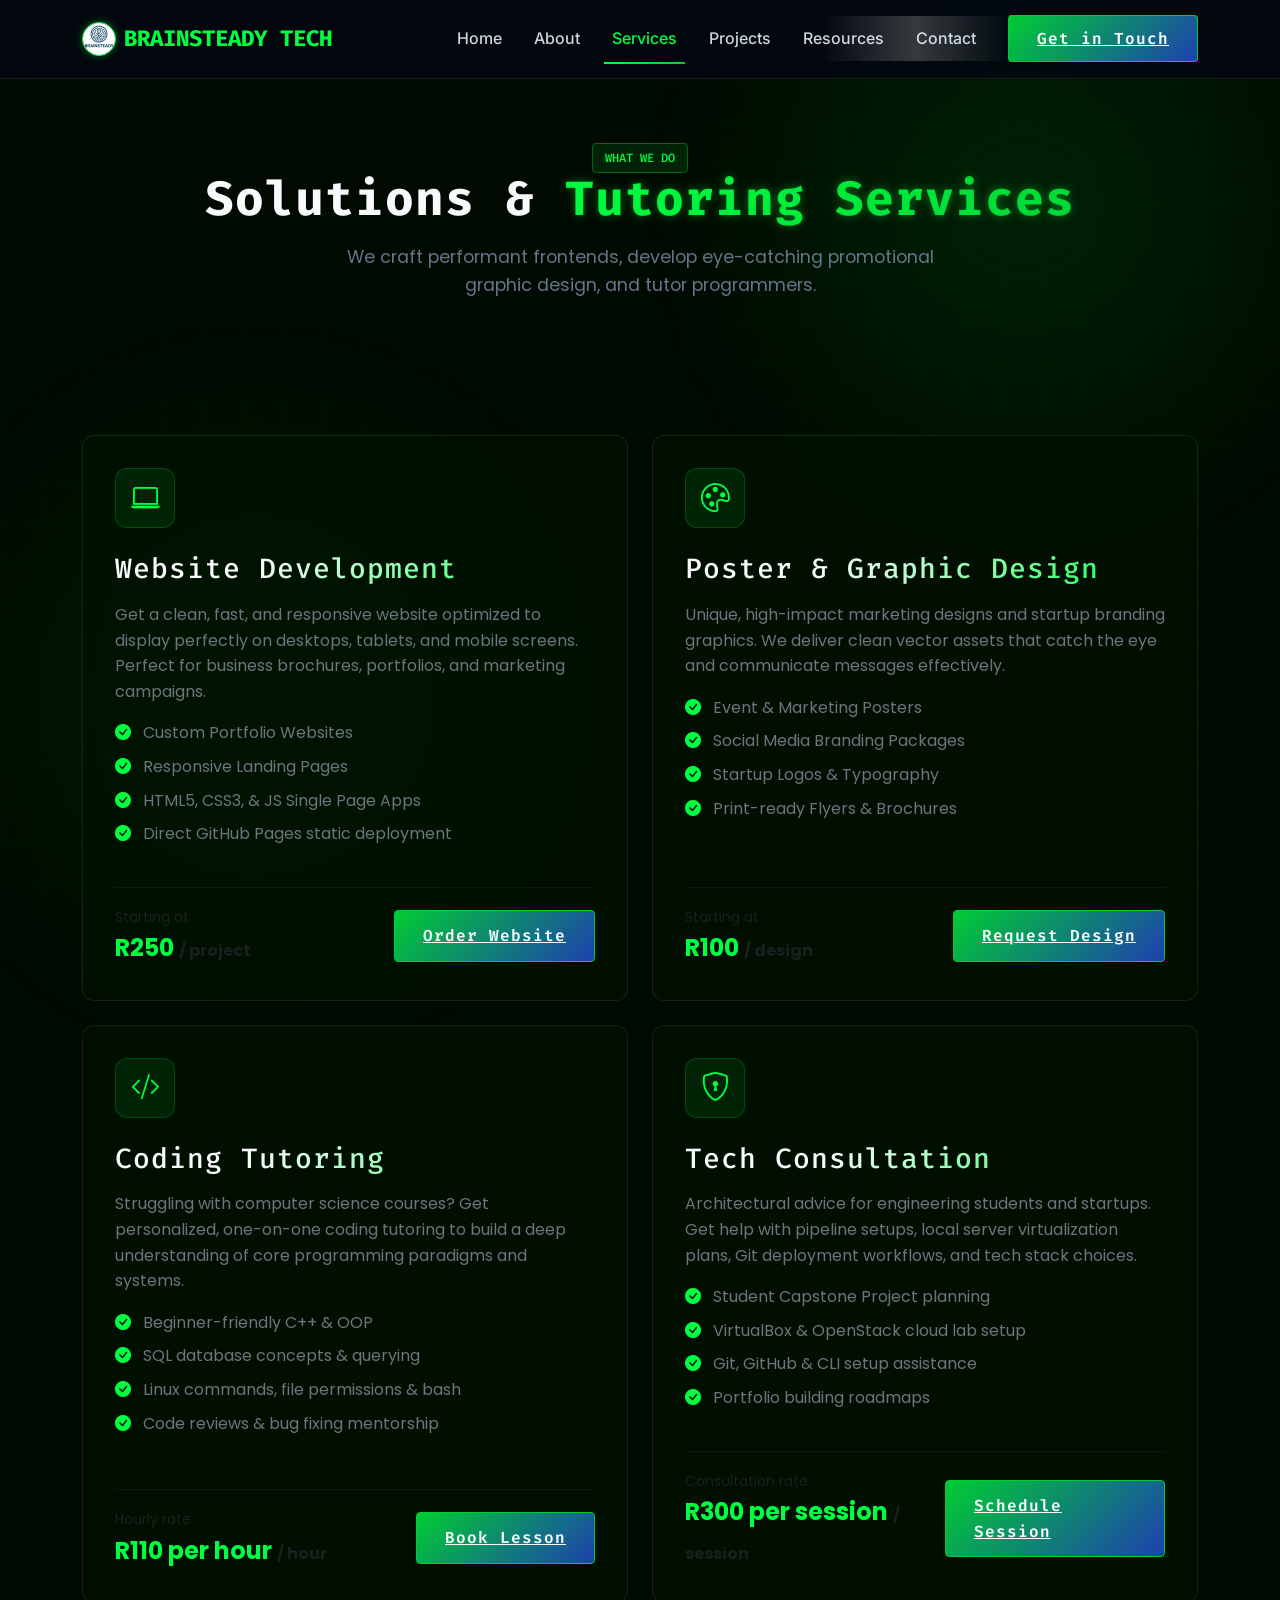
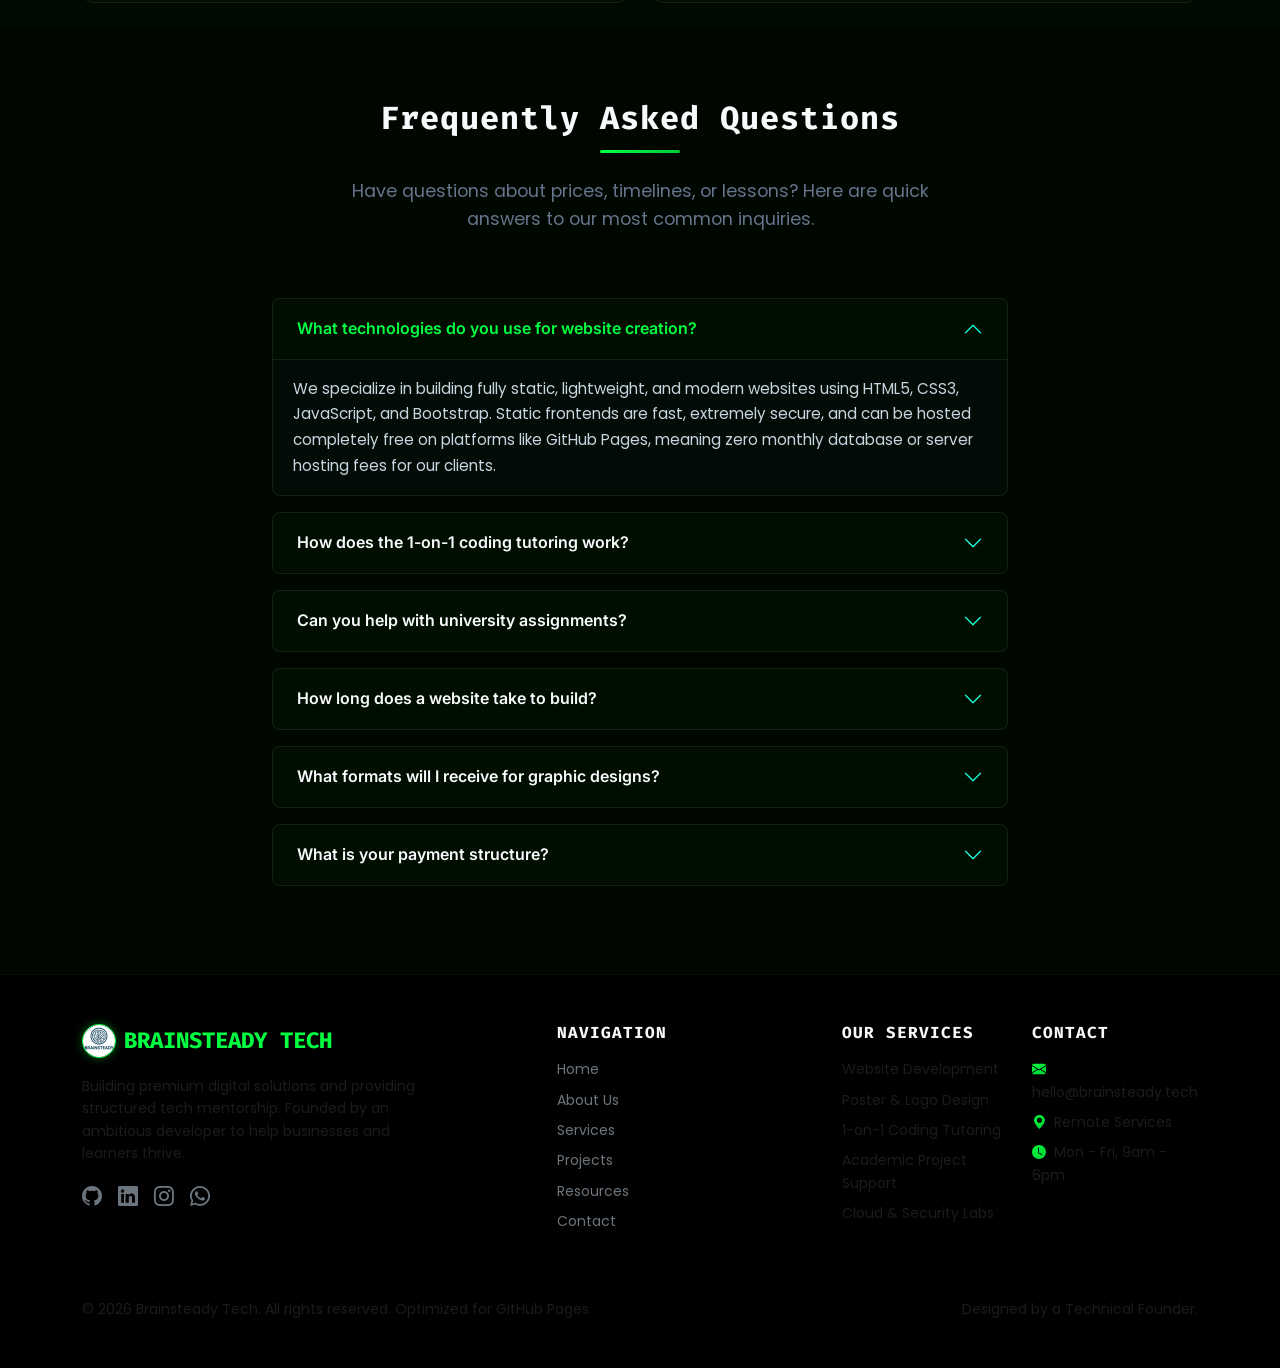
<file: services.html>
<!DOCTYPE html>
<html lang="en">

<head>
  <meta charset="UTF-8">
  <meta name="viewport" content="width=device-width, initial-scale=1.0">
  <title>Services & FAQs — Brainsteady Tech</title>

  <!-- SEO Meta Tags -->
  <meta name="description"
    content="Explore Brainsteady Tech's service offerings, including website development, poster and graphic design, coding tutoring, and tech consultation. Includes detailed FAQs.">
  <meta name="keywords"
    content="web developer price, C++ tutor cost, graphic designer, OpenStack help, coding consultation, SQL tutor">
  <meta name="author" content="Brainsteady Tech">

  <!-- Favicon -->
  <link rel="icon" type="image/svg+xml"
    href="data:image/svg+xml,%3Csvg xmlns='http://www.w3.org/2000/svg' viewBox='0 0 24 24' fill='%2300f0ff'%3E%3Cpath d='M12 2L2 22h20L12 2zm0 4l6.5 13H5.5L12 6zm-1 5v4h2v-4h-2zm0 5v2h2v-2h-2z'/%3E%3C/svg%3E">

  <!-- Bootstrap 5 CSS -->
  <link href="https://cdn.jsdelivr.net/npm/bootstrap@5.3.3/dist/css/bootstrap.min.css" rel="stylesheet">

  <!-- Bootstrap Icons -->
  <link rel="stylesheet" href="https://cdn.jsdelivr.net/npm/bootstrap-icons@1.11.3/font/bootstrap-icons.min.css">

  <!-- Custom CSS -->
  <link rel="stylesheet" href="css/style.css">
</head>

<body>

  <!-- Page Loading Animation -->
  <div id="page-loader">
    <div class="cyber-spinner"></div>
  </div>

  <!-- Background Left Glow Spot -->
  <div class="bg-glow-left"></div>

  <!-- Navigation Bar -->
  <nav class="navbar navbar-expand-lg navbar-dark fixed-top">
    <div class="container">
      <a class="navbar-brand d-flex align-items-center" href="index.html">
        <img src="images/logo.jpg" alt="Brainsteady Tech Logo" class="brand-logo me-2">
        <span>BRAINSTEADY TECH</span>
      </a>
      <button class="navbar-toggler" type="button" data-bs-toggle="collapse" data-bs-target="#navbarNav"
        aria-controls="navbarNav" aria-expanded="false" aria-label="Toggle navigation">
        <span class="navbar-toggler-icon"></span>
      </button>
      <div class="collapse navbar-collapse" id="navbarNav">
        <ul class="navbar-nav ms-auto">
          <li class="nav-item">
            <a class="nav-link" href="index.html">Home</a>
          </li>
          <li class="nav-item">
            <a class="nav-link" href="about.html">About</a>
          </li>
          <li class="nav-item">
            <a class="nav-link" href="services.html">Services</a>
          </li>
          <li class="nav-item">
            <a class="nav-link" href="projects.html">Projects</a>
          </li>
          <li class="nav-item">
            <a class="nav-link" href="resources.html">Resources</a>
          </li>
          <li class="nav-item">
            <a class="nav-link" href="contact.html">Contact</a>
          </li>
        </ul>
        <div class="ms-lg-3 mt-3 mt-lg-0">
          <a href="contact.html" class="btn-cyber btn-sm">Get in Touch</a>
        </div>
      </div>
    </div>
  </nav>

  <!-- Header Banner -->
  <section class="py-5 mt-5">
    <div class="container pt-5">
      <div class="section-header text-center reveal">
        <span class="badge-tech mb-3">WHAT WE DO</span>
        <h1 class="display-5 fw-bold">Solutions & <span class="text-gradient-cyan-blue glow-text">Tutoring
            Services</span></h1>
        <p class="section-subtitle">We craft performant frontends, develop eye-catching promotional graphic design, and
          tutor programmers.</p>
      </div>
    </div>
  </section>

  <!-- Service Cards Section -->
  <section class="py-4">
    <div class="container">
      <div class="row g-4">

        <!-- Website Development -->
        <div class="col-md-6 reveal" id="web-dev">
          <div class="glass-card d-flex flex-column justify-content-between">
            <div>
              <div class="glass-card-header-icon">
                <i class="bi bi-laptop"></i>
              </div>
              <h3 class="mb-3 text-gradient">Website Development</h3>
              <p class="text-secondary">
                Get a clean, fast, and responsive website optimized to display perfectly on desktops, tablets, and
                mobile screens. Perfect for business brochures, portfolios, and marketing campaigns.
              </p>
              <ul class="list-unstyled mt-3 mb-4 text-secondary">
                <li class="mb-2"><i class="bi bi-check-circle-fill text-accent-cyan me-2"></i> Custom Portfolio Websites
                </li>
                <li class="mb-2"><i class="bi bi-check-circle-fill text-accent-cyan me-2"></i> Responsive Landing Pages
                </li>
                <li class="mb-2"><i class="bi bi-check-circle-fill text-accent-cyan me-2"></i> HTML5, CSS3, & JS Single
                  Page Apps</li>
                <li class="mb-2"><i class="bi bi-check-circle-fill text-accent-cyan me-2"></i> Direct GitHub Pages
                  static deployment</li>
              </ul>
            </div>
            <div>
              <div
                class="border-top border-secondary border-opacity-10 pt-3 mt-3 d-flex justify-content-between align-items-center">
                <div>
                  <span class="small text-muted">Starting at</span>
                  <div class="fs-4 fw-bold text-accent-cyan font-sans">R250 <span class="fs-6 text-muted">/
                      project</span></div>
                </div>
                <a href="contact.html?service=web" class="btn-cyber btn-sm">Order Website</a>
              </div>
            </div>
          </div>
        </div>

        <!-- Poster & Graphic Design -->
        <div class="col-md-6 reveal" id="graphic-design">
          <div class="glass-card d-flex flex-column justify-content-between">
            <div>
              <div class="glass-card-header-icon">
                <i class="bi bi-palette"></i>
              </div>
              <h3 class="mb-3 text-gradient">Poster & Graphic Design</h3>
              <p class="text-secondary">
                Unique, high-impact marketing designs and startup branding graphics. We deliver clean vector assets that
                catch the eye and communicate messages effectively.
              </p>
              <ul class="list-unstyled mt-3 mb-4 text-secondary">
                <li class="mb-2"><i class="bi bi-check-circle-fill text-accent-cyan me-2"></i> Event & Marketing Posters
                </li>
                <li class="mb-2"><i class="bi bi-check-circle-fill text-accent-cyan me-2"></i> Social Media Branding
                  Packages</li>
                <li class="mb-2"><i class="bi bi-check-circle-fill text-accent-cyan me-2"></i> Startup Logos &
                  Typography</li>
                <li class="mb-2"><i class="bi bi-check-circle-fill text-accent-cyan me-2"></i> Print-ready Flyers &
                  Brochures</li>
              </ul>
            </div>
            <div>
              <div
                class="border-top border-secondary border-opacity-10 pt-3 mt-3 d-flex justify-content-between align-items-center">
                <div>
                  <span class="small text-muted">Starting at</span>
                  <div class="fs-4 fw-bold text-accent-cyan font-sans">R100 <span class="fs-6 text-muted">/
                      design</span>
                  </div>
                </div>
                <a href="contact.html?service=design" class="btn-cyber btn-sm">Request Design</a>
              </div>
            </div>
          </div>
        </div>

        <!-- Coding Tutoring -->
        <div class="col-md-6 reveal" id="coding-tutoring">
          <div class="glass-card d-flex flex-column justify-content-between">
            <div>
              <div class="glass-card-header-icon">
                <i class="bi bi-code-slash"></i>
              </div>
              <h3 class="mb-3 text-gradient">Coding Tutoring</h3>
              <p class="text-secondary">
                Struggling with computer science courses? Get personalized, one-on-one coding tutoring to build a deep
                understanding of core programming paradigms and systems.
              </p>
              <ul class="list-unstyled mt-3 mb-4 text-secondary">
                <li class="mb-2"><i class="bi bi-check-circle-fill text-accent-cyan me-2"></i> Beginner-friendly C++ &
                  OOP</li>
                <li class="mb-2"><i class="bi bi-check-circle-fill text-accent-cyan me-2"></i> SQL database concepts &
                  querying</li>
                <li class="mb-2"><i class="bi bi-check-circle-fill text-accent-cyan me-2"></i> Linux commands, file
                  permissions & bash</li>
                <li class="mb-2"><i class="bi bi-check-circle-fill text-accent-cyan me-2"></i> Code reviews & bug fixing
                  mentorship</li>
              </ul>
            </div>
            <div>
              <div
                class="border-top border-secondary border-opacity-10 pt-3 mt-3 d-flex justify-content-between align-items-center">
                <div>
                  <span class="small text-muted">Hourly rate</span>
                  <div class="fs-4 fw-bold text-accent-cyan font-sans">R110 per hour <span class="fs-6 text-muted">/
                      hour</span>
                  </div>
                </div>
                <a href="contact.html?service=tutoring" class="btn-cyber btn-sm">Book Lesson</a>
              </div>
            </div>
          </div>
        </div>

        <!-- Tech Consultation & Project Help -->
        <div class="col-md-6 reveal" id="consultation">
          <div class="glass-card d-flex flex-column justify-content-between">
            <div>
              <div class="glass-card-header-icon">
                <i class="bi bi-shield-lock"></i>
              </div>
              <h3 class="mb-3 text-gradient">Tech Consultation</h3>
              <p class="text-secondary">
                Architectural advice for engineering students and startups. Get help with pipeline setups, local server
                virtualization plans, Git deployment workflows, and tech stack choices.
              </p>
              <ul class="list-unstyled mt-3 mb-4 text-secondary">
                <li class="mb-2"><i class="bi bi-check-circle-fill text-accent-cyan me-2"></i> Student Capstone Project
                  planning</li>
                <li class="mb-2"><i class="bi bi-check-circle-fill text-accent-cyan me-2"></i> VirtualBox & OpenStack
                  cloud lab setup</li>
                <li class="mb-2"><i class="bi bi-check-circle-fill text-accent-cyan me-2"></i> Git, GitHub & CLI setup
                  assistance</li>
                <li class="mb-2"><i class="bi bi-check-circle-fill text-accent-cyan me-2"></i> Portfolio building
                  roadmaps</li>
              </ul>
            </div>
            <div>
              <div
                class="border-top border-secondary border-opacity-10 pt-3 mt-3 d-flex justify-content-between align-items-center">
                <div>
                  <span class="small text-muted">Consultation rate</span>
                  <div class="fs-4 fw-bold text-accent-cyan font-sans">R300 per session <span class="fs-6 text-muted">/
                      session</span></div>
                </div>
                <a href="contact.html?service=consulting" class="btn-cyber btn-sm">Schedule Session</a>
              </div>
            </div>
          </div>
        </div>

      </div>
    </div>
  </section>

  <!-- FAQ Accordion Section -->
  <section class="py-5 bg-opacity-25 bg-black">
    <div class="container py-4">
      <div class="section-header text-center reveal">
        <h2 class="section-title">Frequently Asked Questions</h2>
        <p class="section-subtitle">Have questions about prices, timelines, or lessons? Here are quick answers to our
          most common inquiries.</p>
      </div>

      <div class="row justify-content-center">
        <div class="col-lg-8 reveal">
          <div class="accordion" id="faqAccordion">

            <!-- FAQ 1 -->
            <div class="accordion-item">
              <h2 class="accordion-header">
                <button class="accordion-button" type="button" data-bs-toggle="collapse" data-bs-target="#collapseOne"
                  aria-expanded="true" aria-controls="collapseOne">
                  What technologies do you use for website creation?
                </button>
              </h2>
              <div id="collapseOne" class="accordion-collapse collapse show" data-bs-parent="#faqAccordion">
                <div class="accordion-body">
                  We specialize in building fully static, lightweight, and modern websites using HTML5, CSS3,
                  JavaScript, and Bootstrap. Static frontends are fast, extremely secure, and can be hosted completely
                  free on platforms like GitHub Pages, meaning zero monthly database or server hosting fees for our
                  clients.
                </div>
              </div>
            </div>

            <!-- FAQ 2 -->
            <div class="accordion-item">
              <h2 class="accordion-header">
                <button class="accordion-button collapsed" type="button" data-bs-toggle="collapse"
                  data-bs-target="#collapseTwo" aria-expanded="false" aria-controls="collapseTwo">
                  How does the 1-on-1 coding tutoring work?
                </button>
              </h2>
              <div id="collapseTwo" class="accordion-collapse collapse" data-bs-parent="#faqAccordion">
                <div class="accordion-body">
                  All tutoring sessions are held remotely over platforms like Discord, Zoom, or Google Meet. We review
                  your assignments or learning objectives in advance, share screens to write and debug code together,
                  and explain underlying theories using practical examples.
                </div>
              </div>
            </div>

            <!-- FAQ 3 -->
            <div class="accordion-item">
              <h2 class="accordion-header">
                <button class="accordion-button collapsed" type="button" data-bs-toggle="collapse"
                  data-bs-target="#collapseThree" aria-expanded="false" aria-controls="collapseThree">
                  Can you help with university assignments?
                </button>
              </h2>
              <div id="collapseThree" class="accordion-collapse collapse" data-bs-parent="#faqAccordion">
                <div class="accordion-body">
                  Yes, we help students navigate programming homework, labs, and projects. However, we do not simply
                  write code for you to copy. We act as mentors, guiding your logic, highlighting syntax errors,
                  explaining memory allocation, and ensuring you can confidently explain your code in class.
                </div>
              </div>
            </div>

            <!-- FAQ 4 -->
            <div class="accordion-item">
              <h2 class="accordion-header">
                <button class="accordion-button collapsed" type="button" data-bs-toggle="collapse"
                  data-bs-target="#collapseFour" aria-expanded="false" aria-controls="collapseFour">
                  How long does a website take to build?
                </button>
              </h2>
              <div id="collapseFour" class="accordion-collapse collapse" data-bs-parent="#faqAccordion">
                <div class="accordion-body">
                  A simple single-page portfolio or landing page generally takes 3 to 5 business days. More robust
                  multi-page websites with custom layouts, forms, and galleries typically take 1 to 2 weeks, depending
                  on content availability and revisions.
                </div>
              </div>
            </div>

            <!-- FAQ 5 -->
            <div class="accordion-item">
              <h2 class="accordion-header">
                <button class="accordion-button collapsed" type="button" data-bs-toggle="collapse"
                  data-bs-target="#collapseFive" aria-expanded="false" aria-controls="collapseFive">
                  What formats will I receive for graphic designs?
                </button>
              </h2>
              <div id="collapseFive" class="accordion-collapse collapse" data-bs-parent="#faqAccordion">
                <div class="accordion-body">
                  We supply all graphic assets in web-optimized formats (high-res PNG, JPG) as well as print-ready,
                  high-resolution PDFs. Source files in vector format (SVG, SVG-supported PDFs) are also included in the
                  branding package so you can scale them without losing quality.
                </div>
              </div>
            </div>

            <!-- FAQ 6 -->
            <div class="accordion-item">
              <h2 class="accordion-header">
                <button class="accordion-button collapsed" type="button" data-bs-toggle="collapse"
                  data-bs-target="#collapseSix" aria-expanded="false" aria-controls="collapseSix">
                  What is your payment structure?
                </button>
              </h2>
              <div id="collapseSix" class="accordion-collapse collapse" data-bs-parent="#faqAccordion">
                <div class="accordion-body">
                  For development and graphic design projects, we require a 50% deposit before work begins, with the
                  remaining 50% due upon project completion and testing. For recurring tutoring sessions, lessons are
                  billed on an hourly basis and invoiced at the end of each session or pre-purchased in weekly block
                  bundles.
                </div>
              </div>
            </div>

          </div>
        </div>
      </div>
    </div>
  </section>

  <!-- Footer -->
  <footer class="py-5 bg-black border-top border-secondary border-opacity-10">
    <div class="container">
      <div class="row g-4 mb-4">
        <!-- Logo & Bio -->
        <div class="col-lg-4">
          <a class="navbar-brand d-flex align-items-center mb-3" href="index.html">
            <img src="images/logo.jpg" alt="Brainsteady Tech Logo" class="brand-logo me-2">
            <span>BRAINSTEADY TECH</span>
          </a>
          <p class="small text-muted">
            Building premium digital solutions and providing structured tech mentorship. Founded by an ambitious
            developer to help businesses and learners thrive.
          </p>
          <div class="d-flex gap-3 fs-5 mt-3">
            <a href="https://github.com" target="_blank" class="text-secondary hover-cyan" aria-label="GitHub"><i
                class="bi bi-github"></i></a>
            <a href="https://linkedin.com" target="_blank" class="text-secondary hover-cyan" aria-label="LinkedIn"><i
                class="bi bi-linkedin"></i></a>
            <a href="https://instagram.com" target="_blank" class="text-secondary hover-cyan" aria-label="Instagram"><i
                class="bi bi-instagram"></i></a>
            <a href="https://wa.me" target="_blank" class="text-secondary hover-cyan" aria-label="WhatsApp"><i
                class="bi bi-whatsapp"></i></a>
          </div>
        </div>
        <!-- Quick Navigation -->
        <div class="col-md-4 col-lg-3 offset-lg-1">
          <h6 class="text-uppercase fw-bold text-light mb-3">Navigation</h6>
          <ul class="list-unstyled d-flex flex-column gap-2 small">
            <li><a href="index.html" class="text-secondary text-decoration-none hover-cyan">Home</a></li>
            <li><a href="about.html" class="text-secondary text-decoration-none hover-cyan">About Us</a></li>
            <li><a href="services.html" class="text-secondary text-decoration-none hover-cyan">Services</a></li>
            <li><a href="projects.html" class="text-secondary text-decoration-none hover-cyan">Projects</a></li>
            <li><a href="resources.html" class="text-secondary text-decoration-none hover-cyan">Resources</a></li>
            <li><a href="contact.html" class="text-secondary text-decoration-none hover-cyan">Contact</a></li>
          </ul>
        </div>
        <!-- Services list -->
        <div class="col-md-4 col-lg-2">
          <h6 class="text-uppercase fw-bold text-light mb-3">Our Services</h6>
          <ul class="list-unstyled d-flex flex-column gap-2 small text-muted">
            <li>Website Development</li>
            <li>Poster & Logo Design</li>
            <li>1-on-1 Coding Tutoring</li>
            <li>Academic Project Support</li>
            <li>Cloud & Security Labs</li>
          </ul>
        </div>
        <!-- Contact placeholder -->
        <div class="col-md-4 col-lg-2">
          <h6 class="text-uppercase fw-bold text-light mb-3">Contact</h6>
          <ul class="list-unstyled d-flex flex-column gap-2 small">
            <li class="text-muted"><i
                class="bi bi-envelope-fill me-2 text-gradient-cyan-blue"></i>hello@brainsteady.tech</li>
            <li class="text-muted"><i class="bi bi-geo-alt-fill me-2 text-gradient-cyan-blue"></i>Remote Services</li>
            <li class="text-muted"><i class="bi bi-clock-fill me-2 text-gradient-cyan-blue"></i>Mon - Fri, 9am - 6pm
            </li>
          </ul>
        </div>
      </div>
      <hr class="border-secondary border-opacity-10 my-4">
      <div class="row align-items-center">
        <div class="col-md-6 text-center text-md-start small text-muted">
          &copy; 2026 Brainsteady Tech. All rights reserved. Optimized for GitHub Pages.
        </div>
        <div class="col-md-6 text-center text-md-end small text-muted mt-2 mt-md-0">
          Designed by a Technical Founder.
        </div>
      </div>
    </div>
  </footer>

  <!-- Scroll to Top Button -->
  <button type="button" class="btn btn-primary" id="btn-back-to-top" aria-label="Scroll back to top">
    <i class="bi bi-chevron-up"></i>
  </button>

  <!-- Bootstrap 5 Bundle JS -->
  <script src="https://cdn.jsdelivr.net/npm/bootstrap@5.3.3/dist/js/bootstrap.bundle.min.js"></script>

  <!-- Custom JS -->
  <script src="js/script.js"></script>
</body>

</html>
</file>
<file: css/style.css>
/* 
=========================================
  BRAINSTEADY TECH - GLOBAL STYLESHEET
=========================================
  Author: Founder & Developer @ Brainsteady Tech
  Description: Custom design system featuring a premium dark-themed cyber aesthetic 
               with Matrix-inspired neon green glow accents, modern typography, glassmorphism 
               cards, and smooth CSS animations.
*/

/* --- Google Fonts Import --- */
@import url('https://fonts.googleapis.com/css2?family=Inter:wght@300;400;500;600;700&family=Poppins:wght@300;400;500;600;700&family=Fira+Code:wght@400;500;600;700&family=Press+Start+2P&display=swap');

/* --- Design Tokens & Variables --- */
:root {
  --bg-darker: #000a00;      /* Near black background */
  --bg-dark: #001200;        /* Core background */
  --bg-navy: #001a00;        /* Deep navy for containers */
  --bg-glass: rgba(0, 18, 0, 0.75); /* Glassmorphism fill */
  
  --accent-cyan: #00ff41;    /* Cyber cyan */
  --accent-blue: #00cc33;    /* Electric blue */
  --accent-indigo: #39ff14;  /* Soft indigo */
  
  --text-primary: #f8fafc;   /* White / Light gray */
  --text-secondary: #cbd5e1; /* Mid gray */
  --text-muted: #64748b;     /* Darker gray */
  
  --border-glass: rgba(255, 255, 255, 0.08);
  --border-glow: rgba(0, 255, 65, 0.25);
  
  --font-title: 'Fira Code', monospace;
  --font-body: 'Poppins', sans-serif;
  --font-sans: 'Inter', sans-serif;
  --font-arcade: 'Press Start 2P', cursive;
  
  --transition-smooth: all 0.3s cubic-bezier(0.4, 0, 0.2, 1);
  --glow-shadow: 0 0 15px rgba(0, 255, 65, 0.3);
  --glow-shadow-lg: 0 0 30px rgba(0, 255, 65, 0.5);
}

/* --- Brand Logo & Retro Graphics --- */
.brand-logo {
  height: 34px;
  width: 34px;
  border-radius: 50%;
  object-fit: cover;
  border: 1px solid var(--accent-cyan);
  box-shadow: 0 0 8px rgba(0, 255, 65, 0.4);
}

.retro-arcade-badge {
  font-family: var(--font-arcade);
  font-size: 0.55rem;
  color: #eab308;
  text-shadow: 0 0 5px rgba(234, 179, 8, 0.6);
  letter-spacing: 1px;
}

/* --- Arcade Cabinet UI for Pacman --- */
.arcade-container {
  background: #020617;
  border: 4px solid var(--accent-blue);
  box-shadow: 0 0 25px rgba(0, 204, 51, 0.5), inset 0 0 20px rgba(0, 255, 65, 0.15);
  border-radius: 16px;
  padding: 1.5rem;
  position: relative;
}

.arcade-header {
  background: #0f172a;
  border-bottom: 2px solid var(--accent-blue);
  padding: 0.5rem 1rem;
  border-radius: 8px 8px 0 0;
  display: flex;
  justify-content: space-between;
  align-items: center;
}

.arcade-screen {
  background: #000000;
  border: 3px solid #1e293b;
  border-radius: 0 0 8px 8px;
  position: relative;
  box-shadow: inset 0 0 30px rgba(0,0,0,1);
  display: flex;
  flex-direction: column;
  align-items: center;
  justify-content: center;
  padding: 10px;
}

#pacman-canvas {
  background-color: #000;
  max-width: 100%;
  height: auto;
  border: 2px solid #004400;
  border-radius: 4px;
  aspect-ratio: 1;
}

.arcade-controls {
  display: flex;
  flex-direction: column;
  align-items: center;
  gap: 8px;
  margin-top: 1.25rem;
}

.arcade-row {
  display: flex;
  gap: 15px;
}

.dpad-btn {
  width: 48px;
  height: 48px;
  background: rgba(15, 23, 42, 0.8);
  border: 2px solid var(--border-glass);
  color: var(--accent-cyan);
  border-radius: 50%;
  display: flex;
  align-items: center;
  justify-content: center;
  font-size: 1.1rem;
  cursor: pointer;
  touch-action: manipulation;
  transition: var(--transition-smooth);
}

.dpad-btn:active, .dpad-btn:hover {
  background: var(--accent-cyan);
  color: var(--bg-darker);
  box-shadow: var(--glow-shadow);
  border-color: var(--accent-cyan);
}

.game-instructions {
  font-size: 0.85rem;
  color: var(--text-muted);
  text-align: center;
  margin-top: 1rem;
}

/* --- Utility Color Classes --- */
.text-accent-cyan {
  color: var(--accent-cyan) !important;
}
.text-matrix-green {
  color: #00ff41 !important;
}

/* --- Base Body & Scrollbar --- */
body {
  background-color: var(--bg-darker);
  color: var(--text-secondary);
  font-family: var(--font-body);
  overflow-x: hidden;
  position: relative;
  line-height: 1.6;
}

/* Custom Scrollbar */
::-webkit-scrollbar {
  width: 8px;
}
::-webkit-scrollbar-track {
  background: var(--bg-darker);
}
::-webkit-scrollbar-thumb {
  background: var(--bg-navy);
  border-radius: 4px;
  border: 1px solid var(--border-glass);
}
::-webkit-scrollbar-thumb:hover {
  background: var(--accent-blue);
}

/* Background Cyber Grid Effect */
body::before {
  content: "";
  position: fixed;
  top: 0;
  left: 0;
  width: 100%;
  height: 100%;
  background: 
    linear-gradient(rgba(0, 255, 65, 0.02) 1px, transparent 1px),
    linear-gradient(90deg, rgba(0, 255, 65, 0.02) 1px, transparent 1px);
  background-size: 40px 40px;
  z-index: -2;
  pointer-events: none;
}

/* Gradient background glow spots */
body::after {
  content: "";
  position: fixed;
  top: -20%;
  right: -10%;
  width: 60vw;
  height: 60vw;
  background: radial-gradient(circle, rgba(0, 204, 51, 0.12) 0%, transparent 70%);
  z-index: -1;
  pointer-events: none;
}

.bg-glow-left {
  position: fixed;
  bottom: -20%;
  left: -10%;
  width: 60vw;
  height: 60vw;
  background: radial-gradient(circle, rgba(0, 255, 65, 0.08) 0%, transparent 70%);
  z-index: -1;
  pointer-events: none;
}

/* --- Typography & Headings --- */
h1, h2, h3, h4, h5, h6, .brand-font {
  font-family: var(--font-title);
  color: var(--text-primary);
  letter-spacing: 1px;
}

.glow-text {
  text-shadow: 0 0 10px rgba(0, 255, 65, 0.4);
}

.text-gradient {
  background: linear-gradient(135deg, var(--text-primary) 30%, var(--accent-cyan) 100%);
  -webkit-background-clip: text;
  -webkit-text-fill-color: transparent;
}

.text-gradient-cyan-blue {
  background: linear-gradient(135deg, var(--accent-cyan) 0%, var(--accent-blue) 100%);
  -webkit-background-clip: text;
  -webkit-text-fill-color: transparent;
}

/* --- Navigation Bar --- */
.navbar {
  background: rgba(3, 7, 18, 0.8) !important;
  backdrop-filter: blur(12px);
  -webkit-backdrop-filter: blur(12px);
  border-bottom: 1px solid var(--border-glass);
  padding: 1rem 0;
  transition: var(--transition-smooth);
}

.navbar.navbar-scrolled {
  padding: 0.6rem 0;
  box-shadow: 0 10px 30px rgba(0, 0, 0, 0.5);
  border-bottom-color: rgba(0, 255, 65, 0.2);
}

.navbar-brand {
  font-family: var(--font-title);
  font-weight: 700;
  font-size: 1.4rem;
  color: var(--text-primary) !important;
  transition: var(--transition-smooth);
}

.navbar-brand span {
  color: var(--accent-cyan);
}

.navbar-brand:hover {
  text-shadow: 0 0 15px rgba(0, 255, 65, 0.7);
}

.nav-link {
  font-family: var(--font-sans);
  color: var(--text-secondary) !important;
  font-weight: 500;
  margin: 0 0.5rem;
  position: relative;
  transition: var(--transition-smooth);
}

.nav-link::after {
  content: "";
  position: absolute;
  bottom: -4px;
  left: 0;
  width: 0;
  height: 2px;
  background: linear-gradient(90deg, var(--accent-cyan), var(--accent-blue));
  transition: var(--transition-smooth);
}

.nav-link:hover, .nav-link.active {
  color: var(--accent-cyan) !important;
}

.nav-link.active::after {
  width: 100%;
}

.navbar-toggler {
  border-color: var(--border-glass);
  padding: 0.5rem;
}

.navbar-toggler:focus {
  box-shadow: 0 0 10px var(--accent-cyan);
}

.navbar-toggler-icon {
  background-image: url("data:image/svg+xml,%3csvg xmlns='http://www.w3.org/2000/svg' viewBox='0 0 30 30'%3e%3cpath stroke='rgba%280, 255, 65, 0.8%29' stroke-linecap='round' stroke-miterlimit='10' stroke-width='2' d='M4 7h22M4 15h22M4 23h22'/%3e%3c/svg%3e") !important;
}

/* --- Buttons --- */
.btn-cyber {
  background: linear-gradient(135deg, var(--accent-blue) 0%, #1e40af 100%);
  color: var(--text-primary);
  font-family: var(--font-title);
  font-weight: 600;
  letter-spacing: 1px;
  padding: 0.75rem 1.75rem;
  border: 1px solid var(--accent-blue);
  border-radius: 4px;
  position: relative;
  overflow: hidden;
  transition: var(--transition-smooth);
  z-index: 1;
}

.btn-cyber::before {
  content: "";
  position: absolute;
  top: 0;
  left: -100%;
  width: 100%;
  height: 100%;
  background: linear-gradient(90deg, transparent, rgba(255, 255, 255, 0.2), transparent);
  transition: 0.5s;
  z-index: -1;
}

.btn-cyber:hover::before {
  left: 100%;
}

.btn-cyber:hover {
  background: linear-gradient(135deg, var(--accent-cyan) 0%, var(--accent-blue) 100%);
  border-color: var(--accent-cyan);
  color: var(--bg-darker);
  box-shadow: var(--glow-shadow);
  transform: translateY(-2px);
}

.btn-cyber-outline {
  background: transparent;
  color: var(--accent-cyan);
  font-family: var(--font-title);
  font-weight: 600;
  letter-spacing: 1px;
  padding: 0.75rem 1.75rem;
  border: 1px solid rgba(0, 255, 65, 0.4);
  border-radius: 4px;
  transition: var(--transition-smooth);
}

.btn-cyber-outline:hover {
  background: rgba(0, 255, 65, 0.08);
  border-color: var(--accent-cyan);
  color: var(--text-primary);
  box-shadow: 0 0 15px rgba(0, 255, 65, 0.2);
  transform: translateY(-2px);
}

/* --- Glassmorphism UI Cards --- */
.glass-card {
  background: var(--bg-glass);
  backdrop-filter: blur(12px);
  -webkit-backdrop-filter: blur(12px);
  border: 1px solid var(--border-glass);
  border-radius: 12px;
  padding: 2rem;
  transition: var(--transition-smooth);
  height: 100%;
}

.glass-card:hover {
  border-color: var(--border-glow);
  box-shadow: var(--glow-shadow);
  transform: translateY(-5px);
}

.glass-card-header-icon {
  width: 60px;
  height: 60px;
  background: rgba(0, 204, 51, 0.1);
  border: 1px solid rgba(0, 204, 51, 0.25);
  border-radius: 12px;
  display: flex;
  align-items: center;
  justify-content: center;
  font-size: 1.8rem;
  color: var(--accent-cyan);
  margin-bottom: 1.5rem;
  transition: var(--transition-smooth);
}

.glass-card:hover .glass-card-header-icon {
  background: rgba(0, 255, 65, 0.2);
  border-color: var(--accent-cyan);
  color: var(--text-primary);
  box-shadow: 0 0 10px rgba(0, 255, 65, 0.4);
}

/* --- Section Title Header --- */
.section-header {
  margin-bottom: 4rem;
  position: relative;
}

.section-title {
  font-weight: 700;
  display: inline-block;
  position: relative;
  padding-bottom: 1rem;
}

.section-title::after {
  content: "";
  position: absolute;
  bottom: 0;
  left: 50%;
  transform: translateX(-50%);
  width: 80px;
  height: 3px;
  background: linear-gradient(90deg, var(--accent-cyan), var(--accent-blue));
  border-radius: 2px;
}

.section-subtitle {
  color: var(--text-muted);
  font-size: 1.1rem;
  max-width: 600px;
  margin: 1rem auto 0;
}

/* --- Hero Section & Typing Animation --- */
.hero-section {
  position: relative;
  min-height: 90vh;
  display: flex;
  align-items: center;
  padding-top: 100px;
  padding-bottom: 60px;
}

.hero-subtitle {
  font-size: 1.25rem;
  color: var(--text-secondary);
  margin-bottom: 2rem;
  max-width: 600px;
}

.typed-cursor {
  color: var(--accent-cyan);
  animation: blink 0.7s infinite;
}

.hero-image-wrapper {
  position: relative;
  display: inline-block;
}

.hero-image-wrapper::after {
  content: "";
  position: absolute;
  top: -10px;
  left: -10px;
  right: -10px;
  bottom: -10px;
  border: 1px dashed rgba(0, 255, 65, 0.3);
  border-radius: 20px;
  z-index: -1;
  animation: rotate-dashed 40s linear infinite;
}

.hero-image {
  border-radius: 16px;
  border: 1px solid var(--border-glass);
  box-shadow: 0 20px 40px rgba(0, 0, 0, 0.6);
  max-width: 100%;
  height: auto;
}

/* --- Features Badges & Cards --- */
.badge-tech {
  background: rgba(0, 255, 65, 0.1);
  color: var(--accent-cyan);
  border: 1px solid rgba(0, 255, 65, 0.3);
  font-family: var(--font-title);
  font-weight: 500;
  font-size: 0.75rem;
  padding: 0.35rem 0.75rem;
  border-radius: 4px;
}

/* --- Project Cards & Portfolio --- */
.project-card {
  overflow: hidden;
  background: var(--bg-glass);
  backdrop-filter: blur(12px);
  -webkit-backdrop-filter: blur(12px);
  border: 1px solid var(--border-glass);
  border-radius: 12px;
  height: 100%;
  transition: var(--transition-smooth);
}

.project-img-container {
  position: relative;
  overflow: hidden;
  aspect-ratio: 16/10;
  background: #0f172a;
}

.project-img {
  width: 100%;
  height: 100%;
  object-fit: cover;
  transition: var(--transition-smooth);
}

.project-card:hover .project-img {
  transform: scale(1.05);
}

.project-overlay {
  position: absolute;
  top: 0;
  left: 0;
  width: 100%;
  height: 100%;
  background: rgba(3, 7, 18, 0.85);
  display: flex;
  align-items: center;
  justify-content: center;
  opacity: 0;
  transition: var(--transition-smooth);
}

.project-card:hover .project-overlay {
  opacity: 1;
}

.project-card:hover {
  border-color: var(--border-glow);
  box-shadow: var(--glow-shadow);
  transform: translateY(-8px);
}

.project-body {
  padding: 1.5rem;
}

/* Portfolio Filters */
.filter-btn {
  background: transparent;
  color: var(--text-secondary);
  border: 1px solid var(--border-glass);
  padding: 0.5rem 1.25rem;
  border-radius: 30px;
  font-family: var(--font-sans);
  font-weight: 500;
  transition: var(--transition-smooth);
}

.filter-btn:hover, .filter-btn.active {
  background: var(--accent-cyan);
  color: var(--bg-darker);
  border-color: var(--accent-cyan);
  box-shadow: 0 0 10px rgba(0, 255, 65, 0.3);
}

/* --- Timeline Component --- */
.timeline-container {
  position: relative;
  max-width: 800px;
  margin: 0 auto;
  padding: 2rem 0;
}

.timeline-container::after {
  content: '';
  position: absolute;
  width: 2px;
  background: linear-gradient(180deg, var(--accent-cyan) 0%, var(--accent-blue) 100%);
  top: 0;
  bottom: 0;
  left: 50%;
  margin-left: -1px;
}

.timeline-item {
  padding: 10px 40px;
  position: relative;
  background-color: inherit;
  width: 50%;
}

.timeline-item::after {
  content: '';
  position: absolute;
  width: 16px;
  height: 16px;
  right: -8px;
  background-color: var(--bg-darker);
  border: 3px solid var(--accent-cyan);
  top: 25px;
  border-radius: 50%;
  z-index: 1;
  box-shadow: 0 0 8px var(--accent-cyan);
  transition: var(--transition-smooth);
}

.timeline-item:hover::after {
  background-color: var(--accent-cyan);
  transform: scale(1.3);
}

.timeline-left {
  left: 0;
}

.timeline-right {
  left: 50%;
}

.timeline-right::after {
  left: -8px;
}

.timeline-content {
  padding: 1.5rem;
  background: rgba(15, 23, 42, 0.6);
  border: 1px solid var(--border-glass);
  border-radius: 8px;
  position: relative;
}

.timeline-content h5 {
  color: var(--accent-cyan);
  font-weight: 700;
}

.timeline-date {
  font-size: 0.85rem;
  color: var(--accent-blue);
  font-weight: 600;
  font-family: var(--font-title);
  margin-bottom: 0.5rem;
  display: block;
}

/* Responsive timeline for mobile */
@media screen and (max-width: 768px) {
  .timeline-container::after {
    left: 31px;
  }
  .timeline-item {
    width: 100%;
    padding-left: 70px;
    padding-right: 25px;
  }
  .timeline-item::after {
    left: 23px;
    right: auto;
  }
  .timeline-right {
    left: 0%;
  }
}

/* --- Skills Progress Bars --- */
.skill-item {
  margin-bottom: 1.5rem;
}

.skill-header {
  display: flex;
  justify-content: space-between;
  margin-bottom: 0.5rem;
  font-family: var(--font-sans);
}

.skill-name {
  font-weight: 500;
  color: var(--text-primary);
}

.skill-percentage {
  color: var(--accent-cyan);
  font-family: var(--font-title);
}

.progress {
  height: 8px;
  background: rgba(15, 23, 42, 0.8);
  border-radius: 4px;
  overflow: visible;
  border: 1px solid var(--border-glass);
}

.progress-bar-custom {
  height: 100%;
  background: linear-gradient(90deg, var(--accent-blue), var(--accent-cyan));
  border-radius: 4px;
  width: 0; /* Set dynamically via script */
  transition: width 1.5s cubic-bezier(0.1, 0.8, 0.2, 1);
  position: relative;
  box-shadow: 0 0 10px rgba(0, 255, 65, 0.5);
}

/* --- FAQ Accordion --- */
.accordion-item {
  background-color: var(--bg-glass) !important;
  border: 1px solid var(--border-glass) !important;
  margin-bottom: 1rem;
  border-radius: 8px !important;
  overflow: hidden;
  transition: var(--transition-smooth);
}

.accordion-item:hover {
  border-color: rgba(0, 255, 65, 0.2);
}

.accordion-button {
  background-color: transparent !important;
  color: var(--text-primary) !important;
  font-family: var(--font-sans);
  font-weight: 600;
  padding: 1.25rem 1.5rem;
  border: none !important;
  box-shadow: none !important;
}

.accordion-button:not(.collapsed) {
  color: var(--accent-cyan) !important;
  border-bottom: 1px solid var(--border-glass) !important;
}

.accordion-button::after {
  filter: invert(1) sepia(1) saturate(5) hue-rotate(90deg); /* Style default icon to cyan tint */
}

.accordion-body {
  color: var(--text-secondary);
  background-color: rgba(3, 7, 18, 0.3);
  font-size: 0.95rem;
  line-height: 1.7;
}

/* --- Testimonials Carousel --- */
.carousel-indicators [data-bs-target] {
  background-color: var(--accent-blue);
  width: 10px;
  height: 10px;
  border-radius: 50%;
  margin: 0 5px;
}

.carousel-indicators .active {
  background-color: var(--accent-cyan);
  width: 24px;
  border-radius: 5px;
}

.testimonial-card {
  padding: 3rem 2rem;
  text-align: center;
  max-width: 800px;
  margin: 0 auto;
}

.testimonial-text {
  font-size: 1.15rem;
  font-style: italic;
  margin-bottom: 1.5rem;
  color: var(--text-secondary);
  line-height: 1.8;
}

.testimonial-client {
  font-family: var(--font-title);
  font-weight: 700;
  color: var(--accent-cyan);
  margin-bottom: 0.25rem;
}

.testimonial-role {
  font-size: 0.85rem;
  color: var(--text-muted);
  text-transform: uppercase;
  letter-spacing: 1px;
}

/* --- Forms & Contact Page --- */
.form-cyber .form-control, .form-cyber .form-select {
  background-color: rgba(15, 23, 42, 0.6);
  border: 1px solid var(--border-glass);
  color: var(--text-primary);
  padding: 0.75rem 1rem;
  border-radius: 6px;
  transition: var(--transition-smooth);
}

.form-cyber .form-control:focus, .form-cyber .form-select:focus {
  background-color: rgba(15, 23, 42, 0.8);
  border-color: var(--accent-cyan);
  box-shadow: 0 0 10px rgba(0, 255, 65, 0.2);
  color: var(--text-primary);
}

.form-cyber label {
  color: var(--text-secondary);
  font-weight: 500;
  font-size: 0.9rem;
}

.form-cyber .form-control::placeholder {
  color: var(--text-muted);
}

/* Availability & Info Cards */
.info-item {
  display: flex;
  margin-bottom: 1.5rem;
  align-items: flex-start;
}

.info-icon {
  width: 48px;
  height: 48px;
  background: rgba(0, 255, 65, 0.08);
  border: 1px solid rgba(0, 255, 65, 0.2);
  color: var(--accent-cyan);
  display: flex;
  align-items: center;
  justify-content: center;
  font-size: 1.25rem;
  border-radius: 8px;
  margin-right: 1rem;
}

.info-content h6 {
  font-weight: 700;
  margin-bottom: 0.2rem;
  font-size: 0.95rem;
}

.info-content p {
  margin: 0;
  color: var(--text-secondary);
  font-size: 0.9rem;
}

/* Embedded Vector Map Placeholder */
.map-placeholder-container {
  height: 350px;
  width: 100%;
  border-radius: 12px;
  border: 1px solid var(--border-glass);
  background: #090e1a;
  position: relative;
  overflow: hidden;
}

.map-svg-grid {
  width: 100%;
  height: 100%;
  opacity: 0.15;
  background-image: 
    radial-gradient(var(--accent-blue) 1px, transparent 0),
    radial-gradient(var(--accent-cyan) 1px, transparent 0);
  background-size: 20px 20px;
  background-position: 0 0, 10px 10px;
}

.map-glow-pin {
  position: absolute;
  top: 50%;
  left: 50%;
  transform: translate(-50%, -50%);
  text-align: center;
}

.map-glow-pin i {
  font-size: 2.5rem;
  color: var(--accent-cyan);
  text-shadow: var(--glow-shadow-lg);
  animation: pulse-pin 2s infinite ease-in-out;
}

/* --- Scroll to Top Button --- */
#btn-back-to-top {
  position: fixed;
  bottom: 30px;
  right: 30px;
  display: none;
  z-index: 99;
  background: linear-gradient(135deg, var(--accent-blue) 0%, var(--accent-cyan) 100%);
  border: none;
  border-radius: 50%;
  width: 45px;
  height: 45px;
  color: var(--bg-darker);
  font-size: 1.25rem;
  justify-content: center;
  align-items: center;
  box-shadow: var(--glow-shadow);
  transition: var(--transition-smooth);
}

#btn-back-to-top:hover {
  transform: scale(1.1);
  box-shadow: var(--glow-shadow-lg);
}

/* --- Loading Animation --- */
#page-loader {
  position: fixed;
  top: 0;
  left: 0;
  width: 100vw;
  height: 100vh;
  background-color: var(--bg-darker);
  z-index: 9999;
  display: flex;
  justify-content: center;
  align-items: center;
  transition: opacity 0.5s ease, visibility 0.5s ease;
}

.cyber-spinner {
  width: 60px;
  height: 60px;
  border: 3px solid transparent;
  border-top-color: var(--accent-cyan);
  border-bottom-color: var(--accent-blue);
  border-radius: 50%;
  animation: spin 1s linear infinite;
  position: relative;
}

.cyber-spinner::after {
  content: "";
  position: absolute;
  top: 6px;
  left: 6px;
  right: 6px;
  bottom: 6px;
  border: 3px solid transparent;
  border-left-color: var(--accent-indigo);
  border-radius: 50%;
  animation: spin-reverse 0.5s linear infinite;
}

/* --- Animations & Keyframes --- */

/* Scroll Animation classes */
.reveal {
  position: relative;
  opacity: 0;
  transform: translateY(30px);
  transition: opacity 0.8s ease, transform 0.8s ease;
}

.reveal.active {
  opacity: 1;
  transform: translateY(0);
}

/* Custom CSS-only Floating Element */
.float-effect {
  animation: float 6s ease-in-out infinite;
}

@keyframes float {
  0% { transform: translateY(0px); }
  50% { transform: translateY(-15px); }
  100% { transform: translateY(0px); }
}

@keyframes spin {
  0% { transform: rotate(0deg); }
  100% { transform: rotate(360deg); }
}

@keyframes spin-reverse {
  0% { transform: rotate(360deg); }
  100% { transform: rotate(0deg); }
}

@keyframes blink {
  0%, 100% { opacity: 1; }
  50% { opacity: 0; }
}

@keyframes rotate-dashed {
  0% { transform: rotate(0deg); }
  100% { transform: rotate(360deg); }
}

@keyframes pulse-pin {
  0%, 100% {
    transform: scale(1);
    filter: drop-shadow(0 0 5px rgba(0,240,255,0.4));
  }
  50% {
    transform: scale(1.15);
    filter: drop-shadow(0 0 15px rgba(0,240,255,0.8));
  }
}

/* --- Responsive Media Queries --- */
@media (max-width: 991.98px) {
  .hero-section {
    padding-top: 120px;
    text-align: center;
  }
  .hero-subtitle {
    margin-left: auto;
    margin-right: auto;
  }
  .hero-image-wrapper {
    margin-top: 3rem;
  }
  .navbar-nav {
    padding: 1rem 0;
  }
  .nav-link {
    margin: 0.5rem 0;
  }
}
</file>
